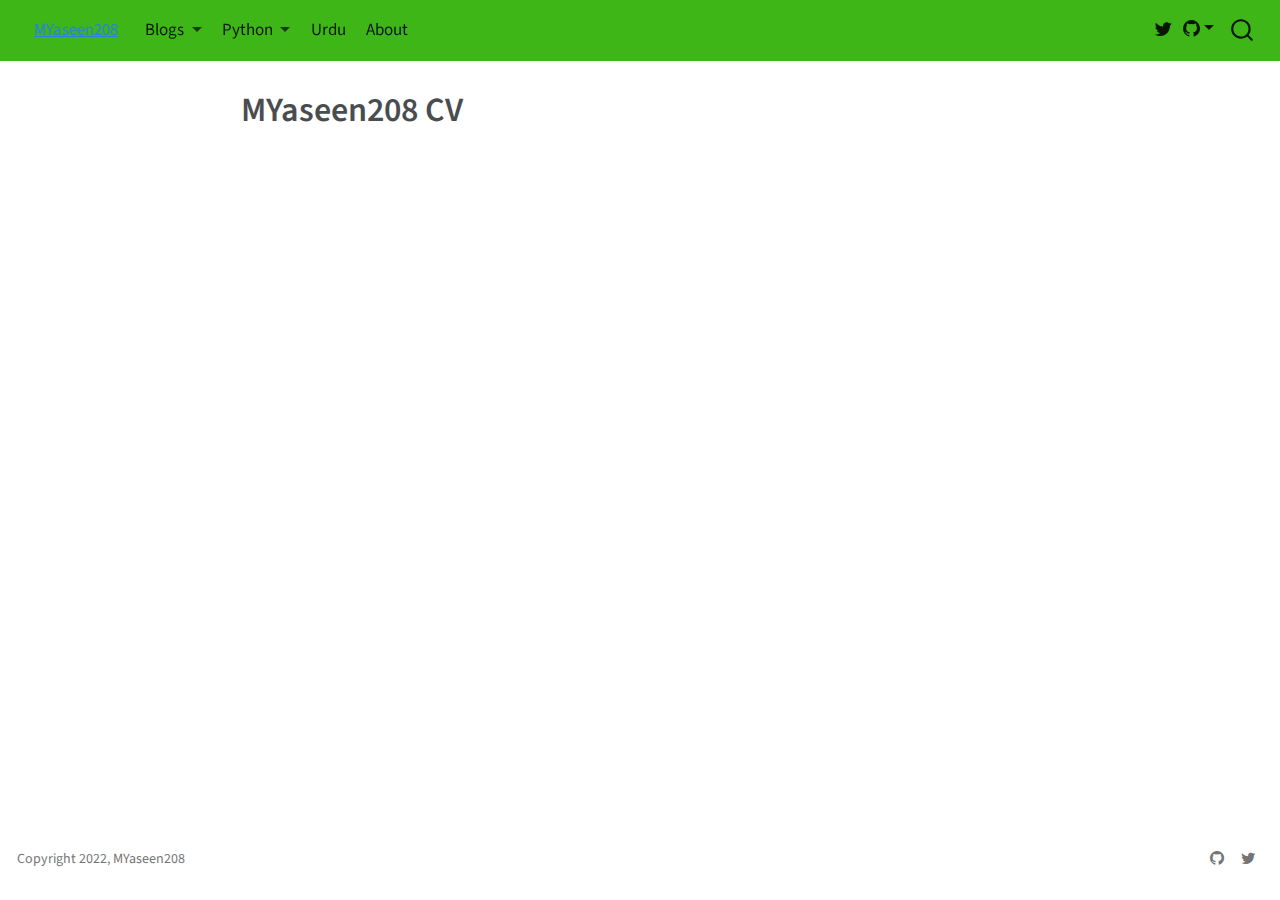
<file: about.html>
<!DOCTYPE html>
<html xmlns="http://www.w3.org/1999/xhtml" lang="en" xml:lang="en"><head>

<meta charset="utf-8">
<meta name="generator" content="quarto-1.3.319">

<meta name="viewport" content="width=device-width, initial-scale=1.0, user-scalable=yes">


<title>MYaseen208 - MYaseen208 CV</title>
<style>
code{white-space: pre-wrap;}
span.smallcaps{font-variant: small-caps;}
div.columns{display: flex; gap: min(4vw, 1.5em);}
div.column{flex: auto; overflow-x: auto;}
div.hanging-indent{margin-left: 1.5em; text-indent: -1.5em;}
ul.task-list{list-style: none;}
ul.task-list li input[type="checkbox"] {
  width: 0.8em;
  margin: 0 0.8em 0.2em -1em; /* quarto-specific, see https://github.com/quarto-dev/quarto-cli/issues/4556 */ 
  vertical-align: middle;
}
</style>


<script src="site_libs/quarto-nav/quarto-nav.js"></script>
<script src="site_libs/quarto-nav/headroom.min.js"></script>
<script src="site_libs/clipboard/clipboard.min.js"></script>
<script src="site_libs/quarto-search/autocomplete.umd.js"></script>
<script src="site_libs/quarto-search/fuse.min.js"></script>
<script src="site_libs/quarto-search/quarto-search.js"></script>
<meta name="quarto:offset" content="./">
<script src="site_libs/quarto-html/quarto.js"></script>
<script src="site_libs/quarto-html/popper.min.js"></script>
<script src="site_libs/quarto-html/tippy.umd.min.js"></script>
<script src="site_libs/quarto-html/anchor.min.js"></script>
<link href="site_libs/quarto-html/tippy.css" rel="stylesheet">
<link href="site_libs/quarto-html/quarto-syntax-highlighting.css" rel="stylesheet" id="quarto-text-highlighting-styles">
<script src="site_libs/bootstrap/bootstrap.min.js"></script>
<link href="site_libs/bootstrap/bootstrap-icons.css" rel="stylesheet">
<link href="site_libs/bootstrap/bootstrap.min.css" rel="stylesheet" id="quarto-bootstrap" data-mode="light">
<script id="quarto-search-options" type="application/json">{
  "location": "navbar",
  "copy-button": false,
  "collapse-after": 3,
  "panel-placement": "end",
  "type": "overlay",
  "limit": 20,
  "language": {
    "search-no-results-text": "No results",
    "search-matching-documents-text": "matching documents",
    "search-copy-link-title": "Copy link to search",
    "search-hide-matches-text": "Hide additional matches",
    "search-more-match-text": "more match in this document",
    "search-more-matches-text": "more matches in this document",
    "search-clear-button-title": "Clear",
    "search-detached-cancel-button-title": "Cancel",
    "search-submit-button-title": "Submit"
  }
}</script>


<link rel="stylesheet" href="styles.css">
</head>

<body class="nav-fixed fullcontent">

<div id="quarto-search-results"></div>
  <header id="quarto-header" class="headroom fixed-top">
    <nav class="navbar navbar-expand-lg navbar-dark ">
      <div class="navbar-container container-fluid">
      <div class="navbar-brand-container">
    <a class="navbar-brand" href="./index.html">
    <span class="navbar-title"><a href="https://myaseen208.com/">MYaseen208</a></span>
    </a>
  </div>
            <div id="quarto-search" class="" title="Search"></div>
          <button class="navbar-toggler" type="button" data-bs-toggle="collapse" data-bs-target="#navbarCollapse" aria-controls="navbarCollapse" aria-expanded="false" aria-label="Toggle navigation" onclick="if (window.quartoToggleHeadroom) { window.quartoToggleHeadroom(); }">
  <span class="navbar-toggler-icon"></span>
</button>
          <div class="collapse navbar-collapse" id="navbarCollapse">
            <ul class="navbar-nav navbar-nav-scroll me-auto">
  <li class="nav-item dropdown ">
    <a class="nav-link dropdown-toggle" href="#" id="nav-menu-blogs" role="button" data-bs-toggle="dropdown" aria-expanded="false" rel="" target="">
 <span class="menu-text">Blogs</span>
    </a>
    <ul class="dropdown-menu" aria-labelledby="nav-menu-blogs">    
        <li>
    <a class="dropdown-item" href="./blogs.html" rel="" target="">
 <span class="dropdown-text">Blogs</span></a>
  </li>  
        <li>
    <a class="dropdown-item" href="./Shinylive.html" rel="" target="">
 <span class="dropdown-text">Shinylive in Quarto</span></a>
  </li>  
        <li>
    <a class="dropdown-item" href="./PakPC2017.html" rel="" target="">
 <span class="dropdown-text">Pakistan Population Census 2017</span></a>
  </li>  
    </ul>
  </li>
  <li class="nav-item dropdown ">
    <a class="nav-link dropdown-toggle" href="#" id="nav-menu-python" role="button" data-bs-toggle="dropdown" aria-expanded="false" rel="" target="">
 <span class="menu-text">Python</span>
    </a>
    <ul class="dropdown-menu" aria-labelledby="nav-menu-python">    
        <li>
    <a class="dropdown-item" href="./PythonLM.html" rel="" target="">
 <span class="dropdown-text">LM using Python</span></a>
  </li>  
    </ul>
  </li>
  <li class="nav-item">
    <a class="nav-link" href="https://myaseen208.com/urdu/" rel="" target="">
 <span class="menu-text">Urdu</span></a>
  </li>  
  <li class="nav-item">
    <a class="nav-link active" href="./about.html" rel="" target="" aria-current="page">
 <span class="menu-text">About</span></a>
  </li>  
</ul>
            <div class="quarto-navbar-tools ms-auto">
    <a href="https://twitter.com" title="" class="quarto-navigation-tool px-1" aria-label=""><i class="bi bi-twitter"></i></a>
    <div class="dropdown">
      <a href="" title="" id="quarto-navigation-tool-dropdown-0" class="quarto-navigation-tool dropdown-toggle px-1" data-bs-toggle="dropdown" aria-expanded="false" aria-label=""><i class="bi bi-github"></i></a>
      <ul class="dropdown-menu dropdown-menu-end" aria-labelledby="quarto-navigation-tool-dropdown-0">
          <li>
            <a class="dropdown-item quarto-navbar-tools ms-auto-item" href="https://code.com">
            Source Code
            </a>
          </li>
          <li>
            <a class="dropdown-item quarto-navbar-tools ms-auto-item" href="https://bugs.com">
            Report a Bug
            </a>
          </li>
      </ul>
    </div>
</div>
          </div> <!-- /navcollapse -->
      </div> <!-- /container-fluid -->
    </nav>
</header>
<!-- content -->
<div id="quarto-content" class="quarto-container page-columns page-rows-contents page-layout-article page-navbar">
<!-- sidebar -->
<!-- margin-sidebar -->
    
<!-- main -->
<main class="content" id="quarto-document-content">

<header id="title-block-header" class="quarto-title-block default">
<div class="quarto-title">
<h1 class="title">MYaseen208 CV</h1>
</div>



<div class="quarto-title-meta">

    
  
    
  </div>
  

</header>

<iframe width="780" height="500" src="./docs/MYaseen208CV.pdf" title="MYaseen208 CV"></iframe>



</main> <!-- /main -->
<script id="quarto-html-after-body" type="application/javascript">
window.document.addEventListener("DOMContentLoaded", function (event) {
  const toggleBodyColorMode = (bsSheetEl) => {
    const mode = bsSheetEl.getAttribute("data-mode");
    const bodyEl = window.document.querySelector("body");
    if (mode === "dark") {
      bodyEl.classList.add("quarto-dark");
      bodyEl.classList.remove("quarto-light");
    } else {
      bodyEl.classList.add("quarto-light");
      bodyEl.classList.remove("quarto-dark");
    }
  }
  const toggleBodyColorPrimary = () => {
    const bsSheetEl = window.document.querySelector("link#quarto-bootstrap");
    if (bsSheetEl) {
      toggleBodyColorMode(bsSheetEl);
    }
  }
  toggleBodyColorPrimary();  
  const icon = "";
  const anchorJS = new window.AnchorJS();
  anchorJS.options = {
    placement: 'right',
    icon: icon
  };
  anchorJS.add('.anchored');
  const isCodeAnnotation = (el) => {
    for (const clz of el.classList) {
      if (clz.startsWith('code-annotation-')) {                     
        return true;
      }
    }
    return false;
  }
  const clipboard = new window.ClipboardJS('.code-copy-button', {
    text: function(trigger) {
      const codeEl = trigger.previousElementSibling.cloneNode(true);
      for (const childEl of codeEl.children) {
        if (isCodeAnnotation(childEl)) {
          childEl.remove();
        }
      }
      return codeEl.innerText;
    }
  });
  clipboard.on('success', function(e) {
    // button target
    const button = e.trigger;
    // don't keep focus
    button.blur();
    // flash "checked"
    button.classList.add('code-copy-button-checked');
    var currentTitle = button.getAttribute("title");
    button.setAttribute("title", "Copied!");
    let tooltip;
    if (window.bootstrap) {
      button.setAttribute("data-bs-toggle", "tooltip");
      button.setAttribute("data-bs-placement", "left");
      button.setAttribute("data-bs-title", "Copied!");
      tooltip = new bootstrap.Tooltip(button, 
        { trigger: "manual", 
          customClass: "code-copy-button-tooltip",
          offset: [0, -8]});
      tooltip.show();    
    }
    setTimeout(function() {
      if (tooltip) {
        tooltip.hide();
        button.removeAttribute("data-bs-title");
        button.removeAttribute("data-bs-toggle");
        button.removeAttribute("data-bs-placement");
      }
      button.setAttribute("title", currentTitle);
      button.classList.remove('code-copy-button-checked');
    }, 1000);
    // clear code selection
    e.clearSelection();
  });
  function tippyHover(el, contentFn) {
    const config = {
      allowHTML: true,
      content: contentFn,
      maxWidth: 500,
      delay: 100,
      arrow: false,
      appendTo: function(el) {
          return el.parentElement;
      },
      interactive: true,
      interactiveBorder: 10,
      theme: 'quarto',
      placement: 'bottom-start'
    };
    window.tippy(el, config); 
  }
  const noterefs = window.document.querySelectorAll('a[role="doc-noteref"]');
  for (var i=0; i<noterefs.length; i++) {
    const ref = noterefs[i];
    tippyHover(ref, function() {
      // use id or data attribute instead here
      let href = ref.getAttribute('data-footnote-href') || ref.getAttribute('href');
      try { href = new URL(href).hash; } catch {}
      const id = href.replace(/^#\/?/, "");
      const note = window.document.getElementById(id);
      return note.innerHTML;
    });
  }
      let selectedAnnoteEl;
      const selectorForAnnotation = ( cell, annotation) => {
        let cellAttr = 'data-code-cell="' + cell + '"';
        let lineAttr = 'data-code-annotation="' +  annotation + '"';
        const selector = 'span[' + cellAttr + '][' + lineAttr + ']';
        return selector;
      }
      const selectCodeLines = (annoteEl) => {
        const doc = window.document;
        const targetCell = annoteEl.getAttribute("data-target-cell");
        const targetAnnotation = annoteEl.getAttribute("data-target-annotation");
        const annoteSpan = window.document.querySelector(selectorForAnnotation(targetCell, targetAnnotation));
        const lines = annoteSpan.getAttribute("data-code-lines").split(",");
        const lineIds = lines.map((line) => {
          return targetCell + "-" + line;
        })
        let top = null;
        let height = null;
        let parent = null;
        if (lineIds.length > 0) {
            //compute the position of the single el (top and bottom and make a div)
            const el = window.document.getElementById(lineIds[0]);
            top = el.offsetTop;
            height = el.offsetHeight;
            parent = el.parentElement.parentElement;
          if (lineIds.length > 1) {
            const lastEl = window.document.getElementById(lineIds[lineIds.length - 1]);
            const bottom = lastEl.offsetTop + lastEl.offsetHeight;
            height = bottom - top;
          }
          if (top !== null && height !== null && parent !== null) {
            // cook up a div (if necessary) and position it 
            let div = window.document.getElementById("code-annotation-line-highlight");
            if (div === null) {
              div = window.document.createElement("div");
              div.setAttribute("id", "code-annotation-line-highlight");
              div.style.position = 'absolute';
              parent.appendChild(div);
            }
            div.style.top = top - 2 + "px";
            div.style.height = height + 4 + "px";
            let gutterDiv = window.document.getElementById("code-annotation-line-highlight-gutter");
            if (gutterDiv === null) {
              gutterDiv = window.document.createElement("div");
              gutterDiv.setAttribute("id", "code-annotation-line-highlight-gutter");
              gutterDiv.style.position = 'absolute';
              const codeCell = window.document.getElementById(targetCell);
              const gutter = codeCell.querySelector('.code-annotation-gutter');
              gutter.appendChild(gutterDiv);
            }
            gutterDiv.style.top = top - 2 + "px";
            gutterDiv.style.height = height + 4 + "px";
          }
          selectedAnnoteEl = annoteEl;
        }
      };
      const unselectCodeLines = () => {
        const elementsIds = ["code-annotation-line-highlight", "code-annotation-line-highlight-gutter"];
        elementsIds.forEach((elId) => {
          const div = window.document.getElementById(elId);
          if (div) {
            div.remove();
          }
        });
        selectedAnnoteEl = undefined;
      };
      // Attach click handler to the DT
      const annoteDls = window.document.querySelectorAll('dt[data-target-cell]');
      for (const annoteDlNode of annoteDls) {
        annoteDlNode.addEventListener('click', (event) => {
          const clickedEl = event.target;
          if (clickedEl !== selectedAnnoteEl) {
            unselectCodeLines();
            const activeEl = window.document.querySelector('dt[data-target-cell].code-annotation-active');
            if (activeEl) {
              activeEl.classList.remove('code-annotation-active');
            }
            selectCodeLines(clickedEl);
            clickedEl.classList.add('code-annotation-active');
          } else {
            // Unselect the line
            unselectCodeLines();
            clickedEl.classList.remove('code-annotation-active');
          }
        });
      }
  const findCites = (el) => {
    const parentEl = el.parentElement;
    if (parentEl) {
      const cites = parentEl.dataset.cites;
      if (cites) {
        return {
          el,
          cites: cites.split(' ')
        };
      } else {
        return findCites(el.parentElement)
      }
    } else {
      return undefined;
    }
  };
  var bibliorefs = window.document.querySelectorAll('a[role="doc-biblioref"]');
  for (var i=0; i<bibliorefs.length; i++) {
    const ref = bibliorefs[i];
    const citeInfo = findCites(ref);
    if (citeInfo) {
      tippyHover(citeInfo.el, function() {
        var popup = window.document.createElement('div');
        citeInfo.cites.forEach(function(cite) {
          var citeDiv = window.document.createElement('div');
          citeDiv.classList.add('hanging-indent');
          citeDiv.classList.add('csl-entry');
          var biblioDiv = window.document.getElementById('ref-' + cite);
          if (biblioDiv) {
            citeDiv.innerHTML = biblioDiv.innerHTML;
          }
          popup.appendChild(citeDiv);
        });
        return popup.innerHTML;
      });
    }
  }
});
</script>
</div> <!-- /content -->
<footer class="footer">
  <div class="nav-footer">
    <div class="nav-footer-left">Copyright 2022, MYaseen208</div>   
    <div class="nav-footer-center">
      &nbsp;
    </div>
    <div class="nav-footer-right">
      <ul class="footer-items list-unstyled">
    <li class="nav-item compact">
    <a class="nav-link" href="https://github.com/MYaseen208">
      <i class="bi bi-github" role="img">
</i> 
    </a>
  </li>  
    <li class="nav-item compact">
    <a class="nav-link" href="https://twitter.com/MYaseen208">
      <i class="bi bi-twitter" role="img">
</i> 
    </a>
  </li>  
</ul>
    </div>
  </div>
</footer>



</body></html>
</file>
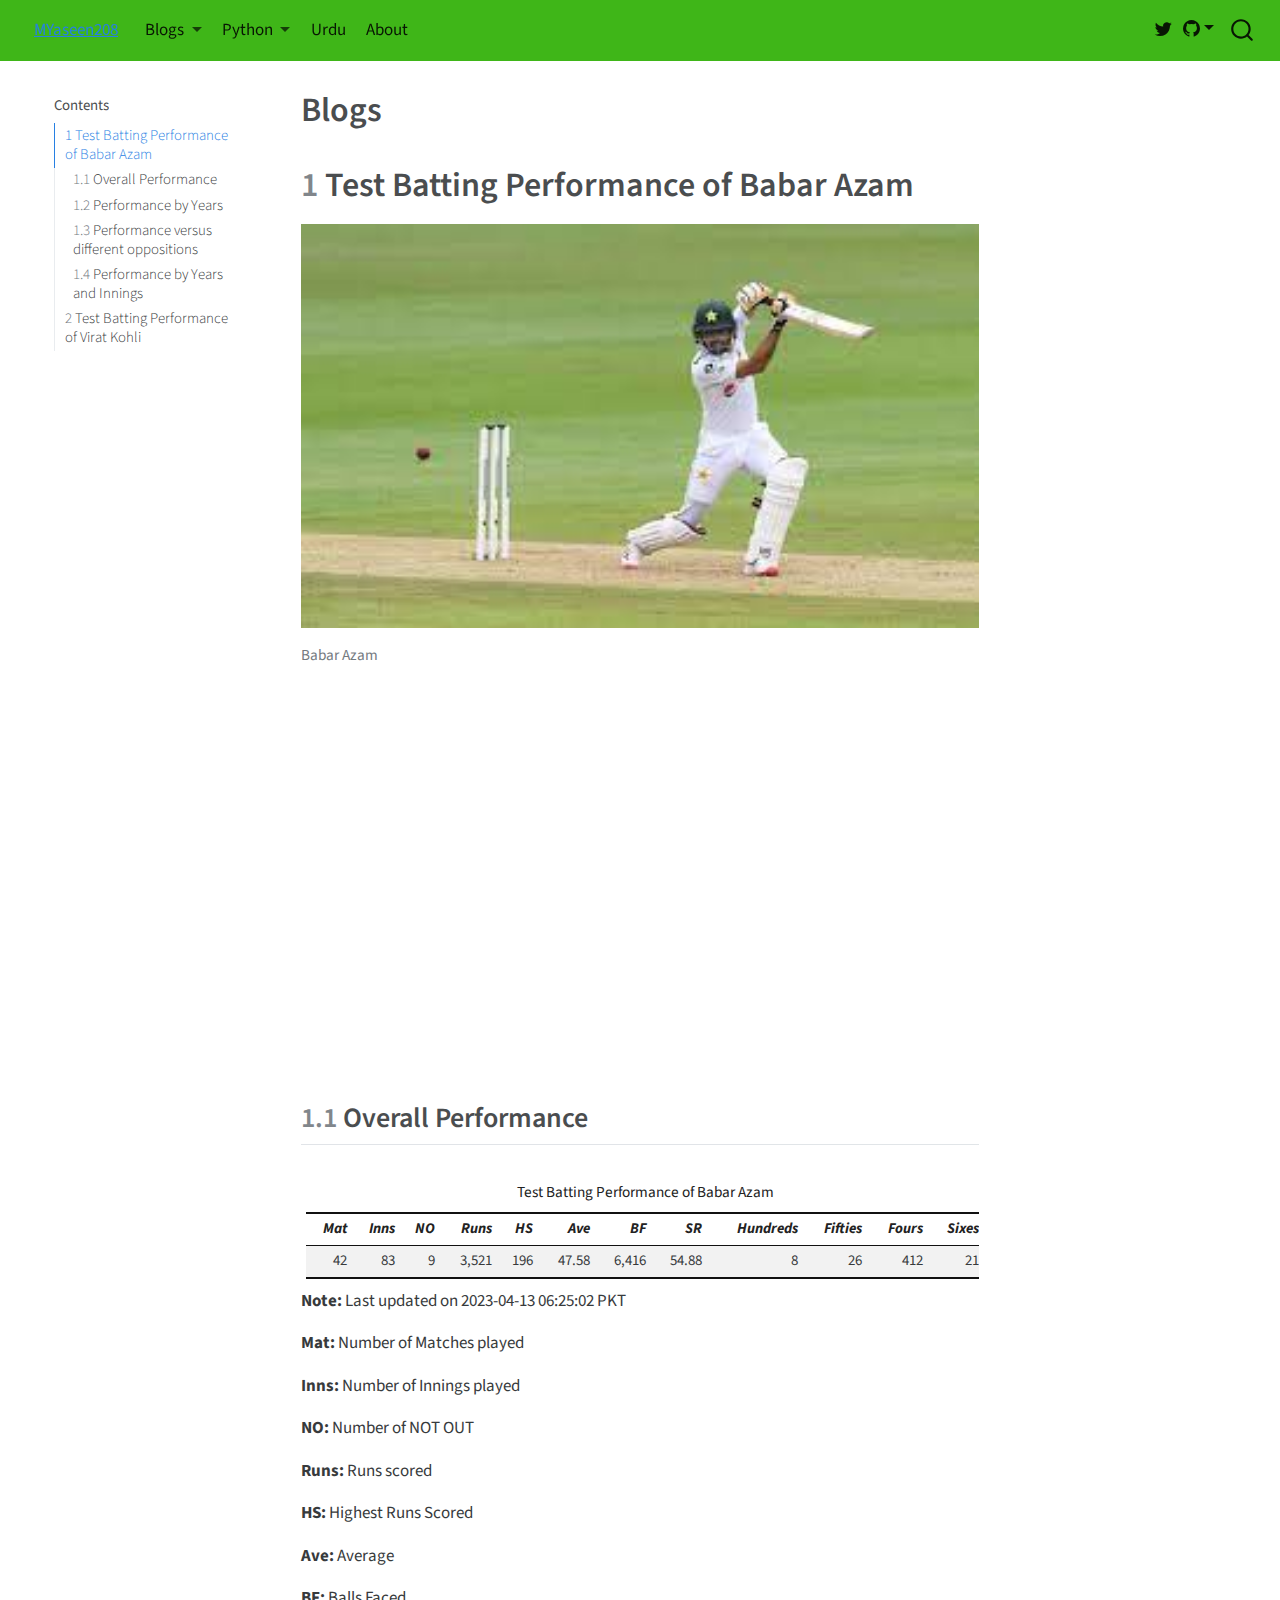
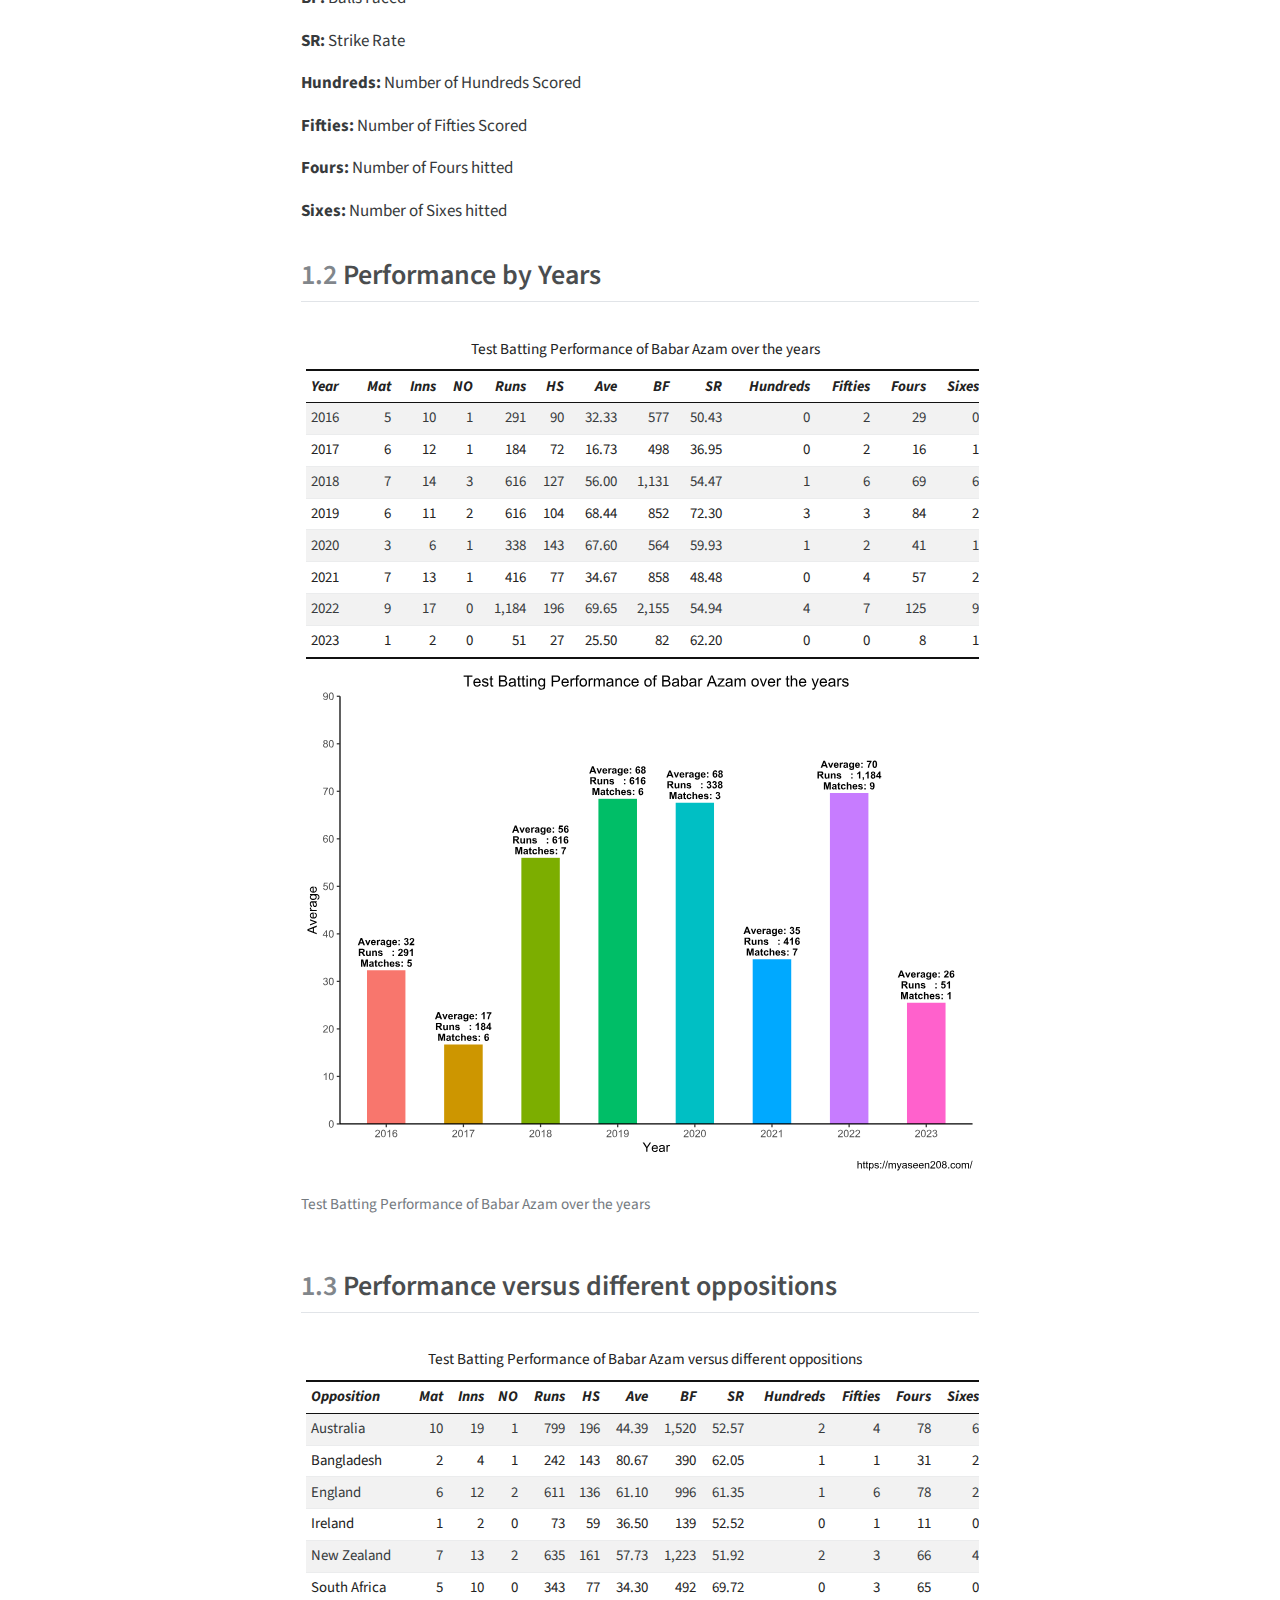
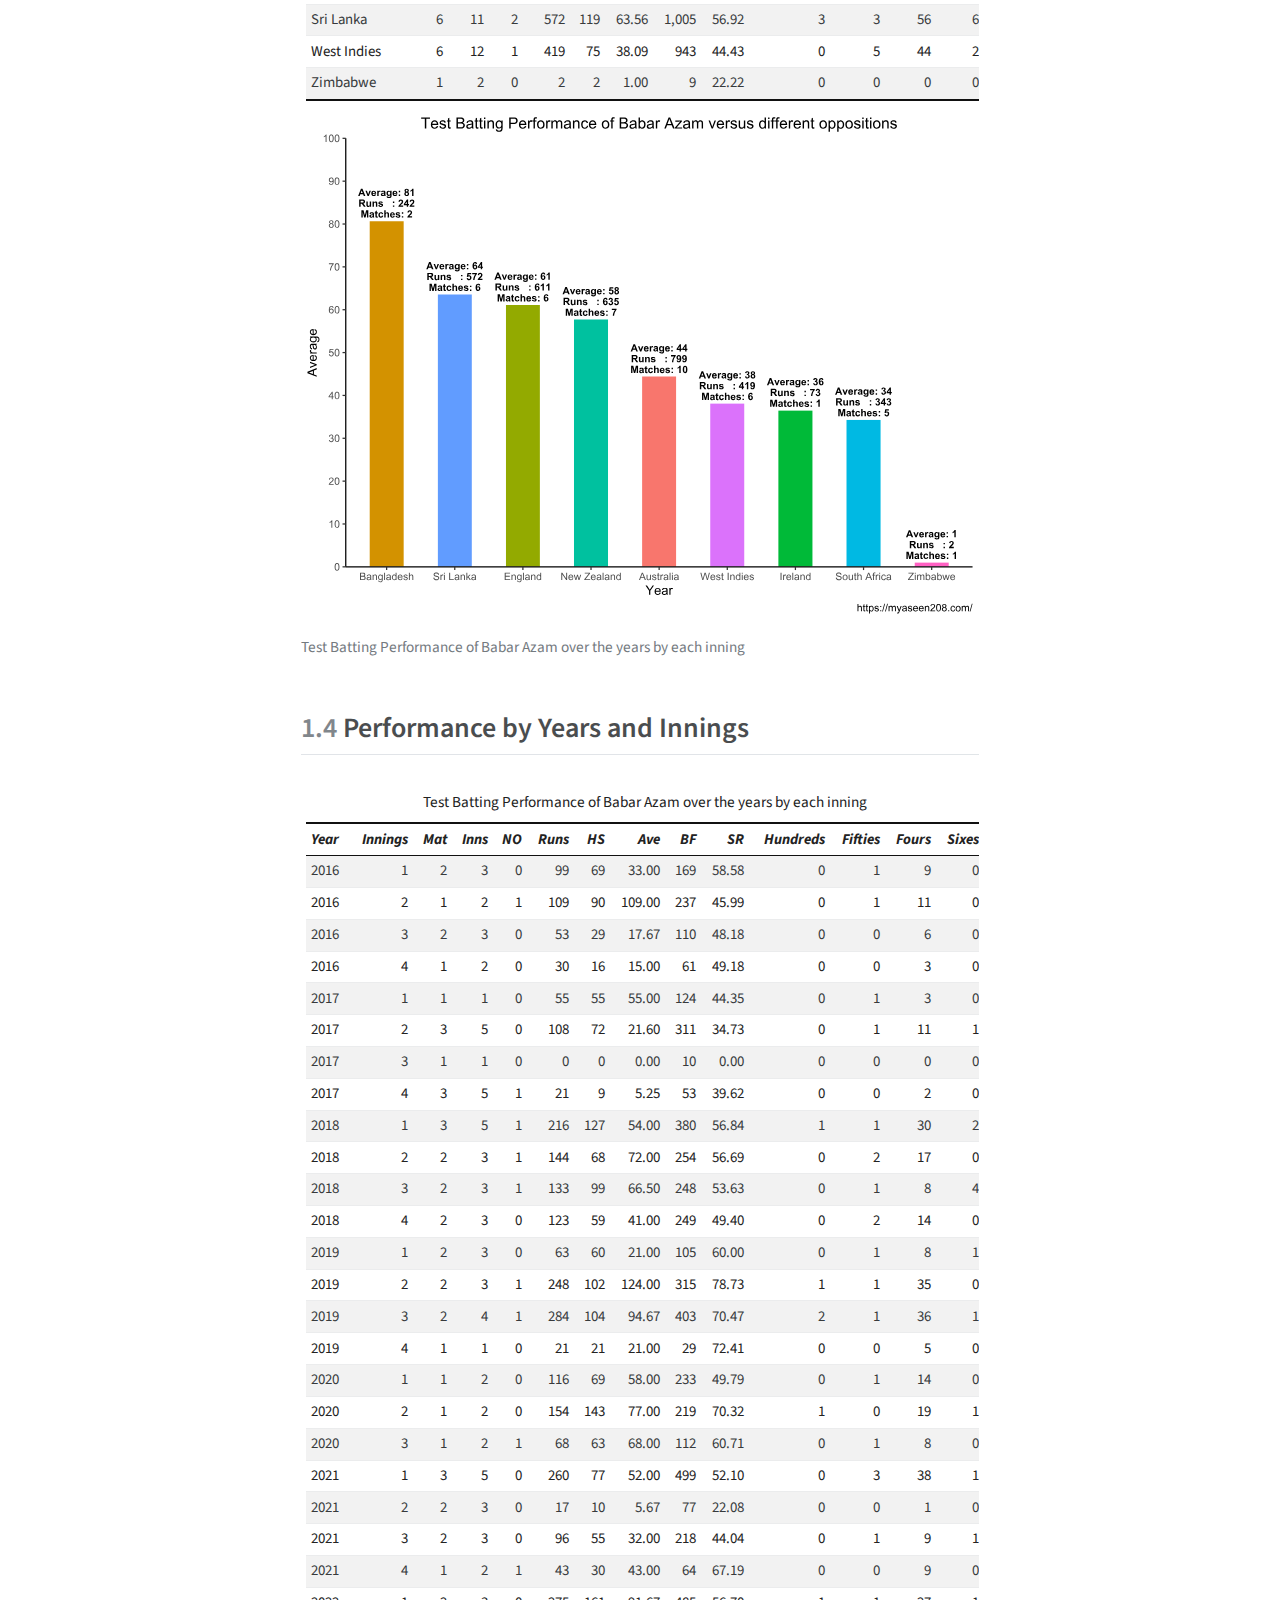
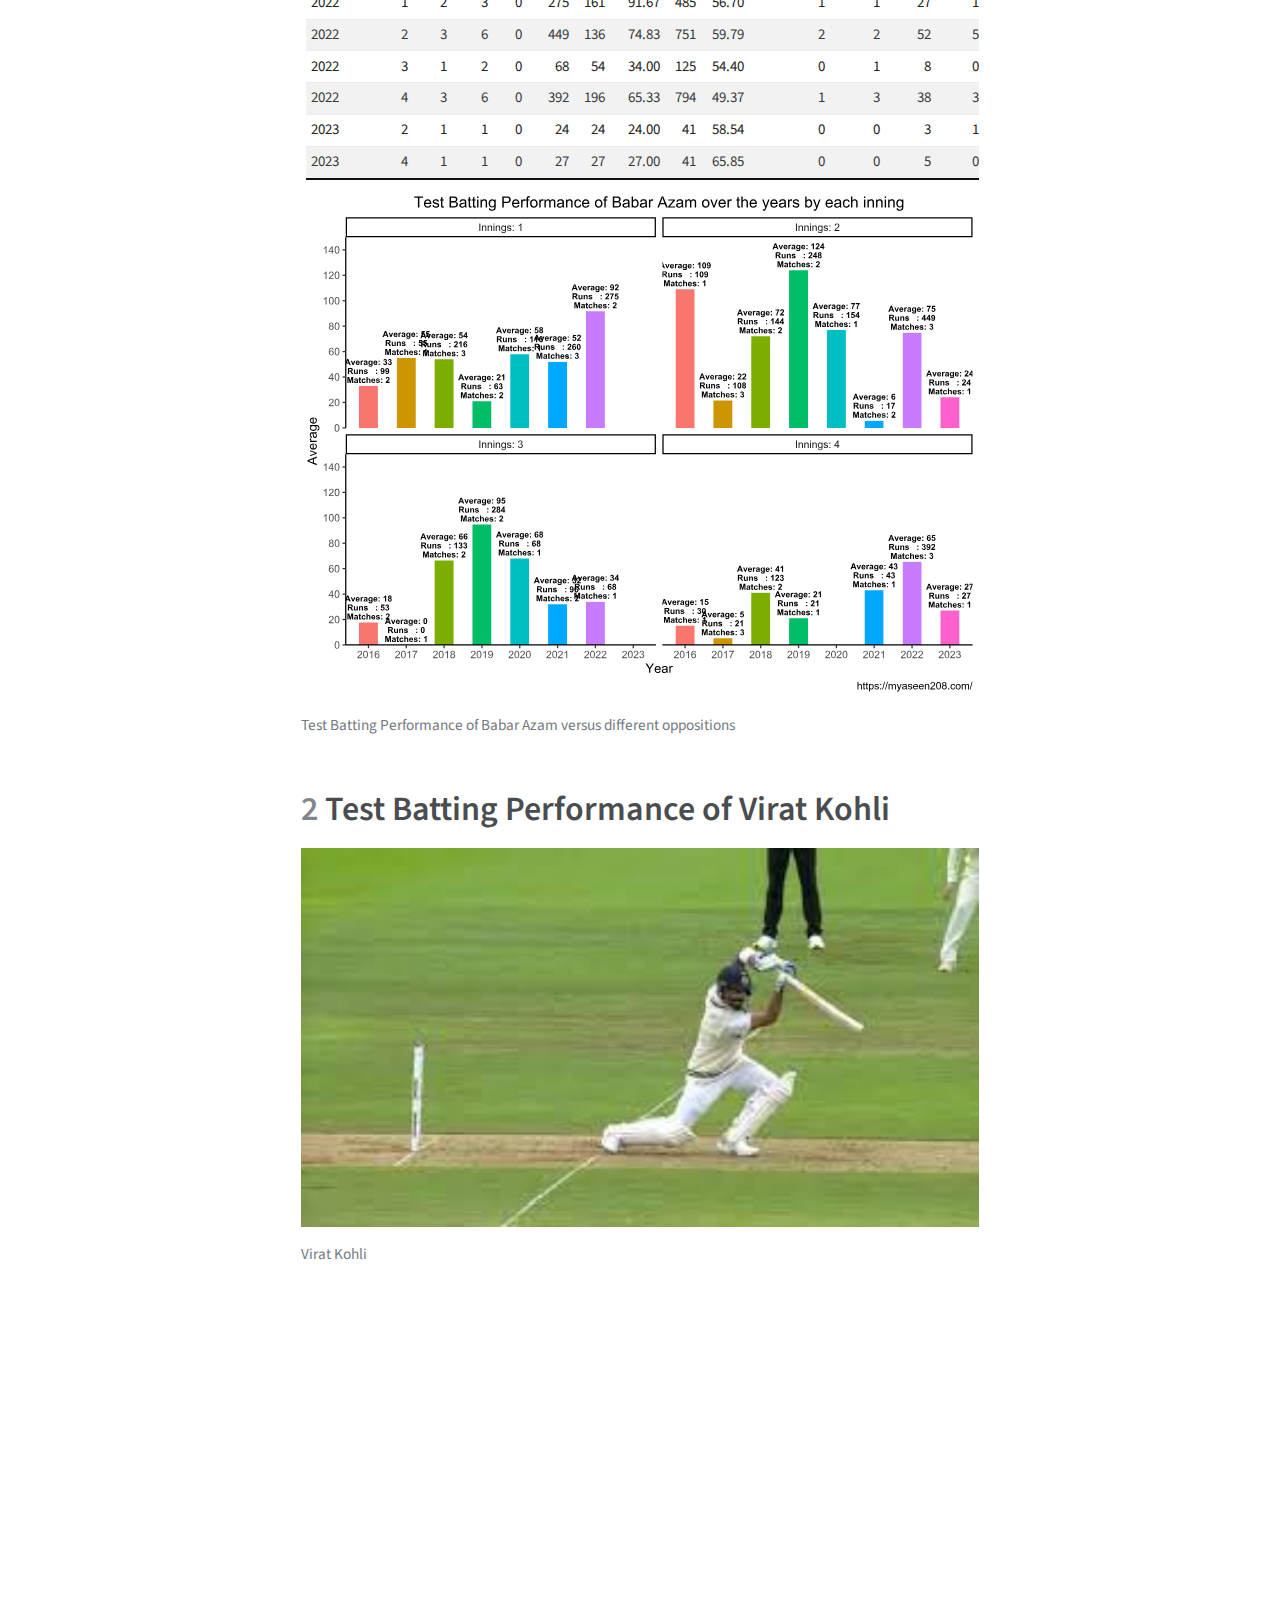
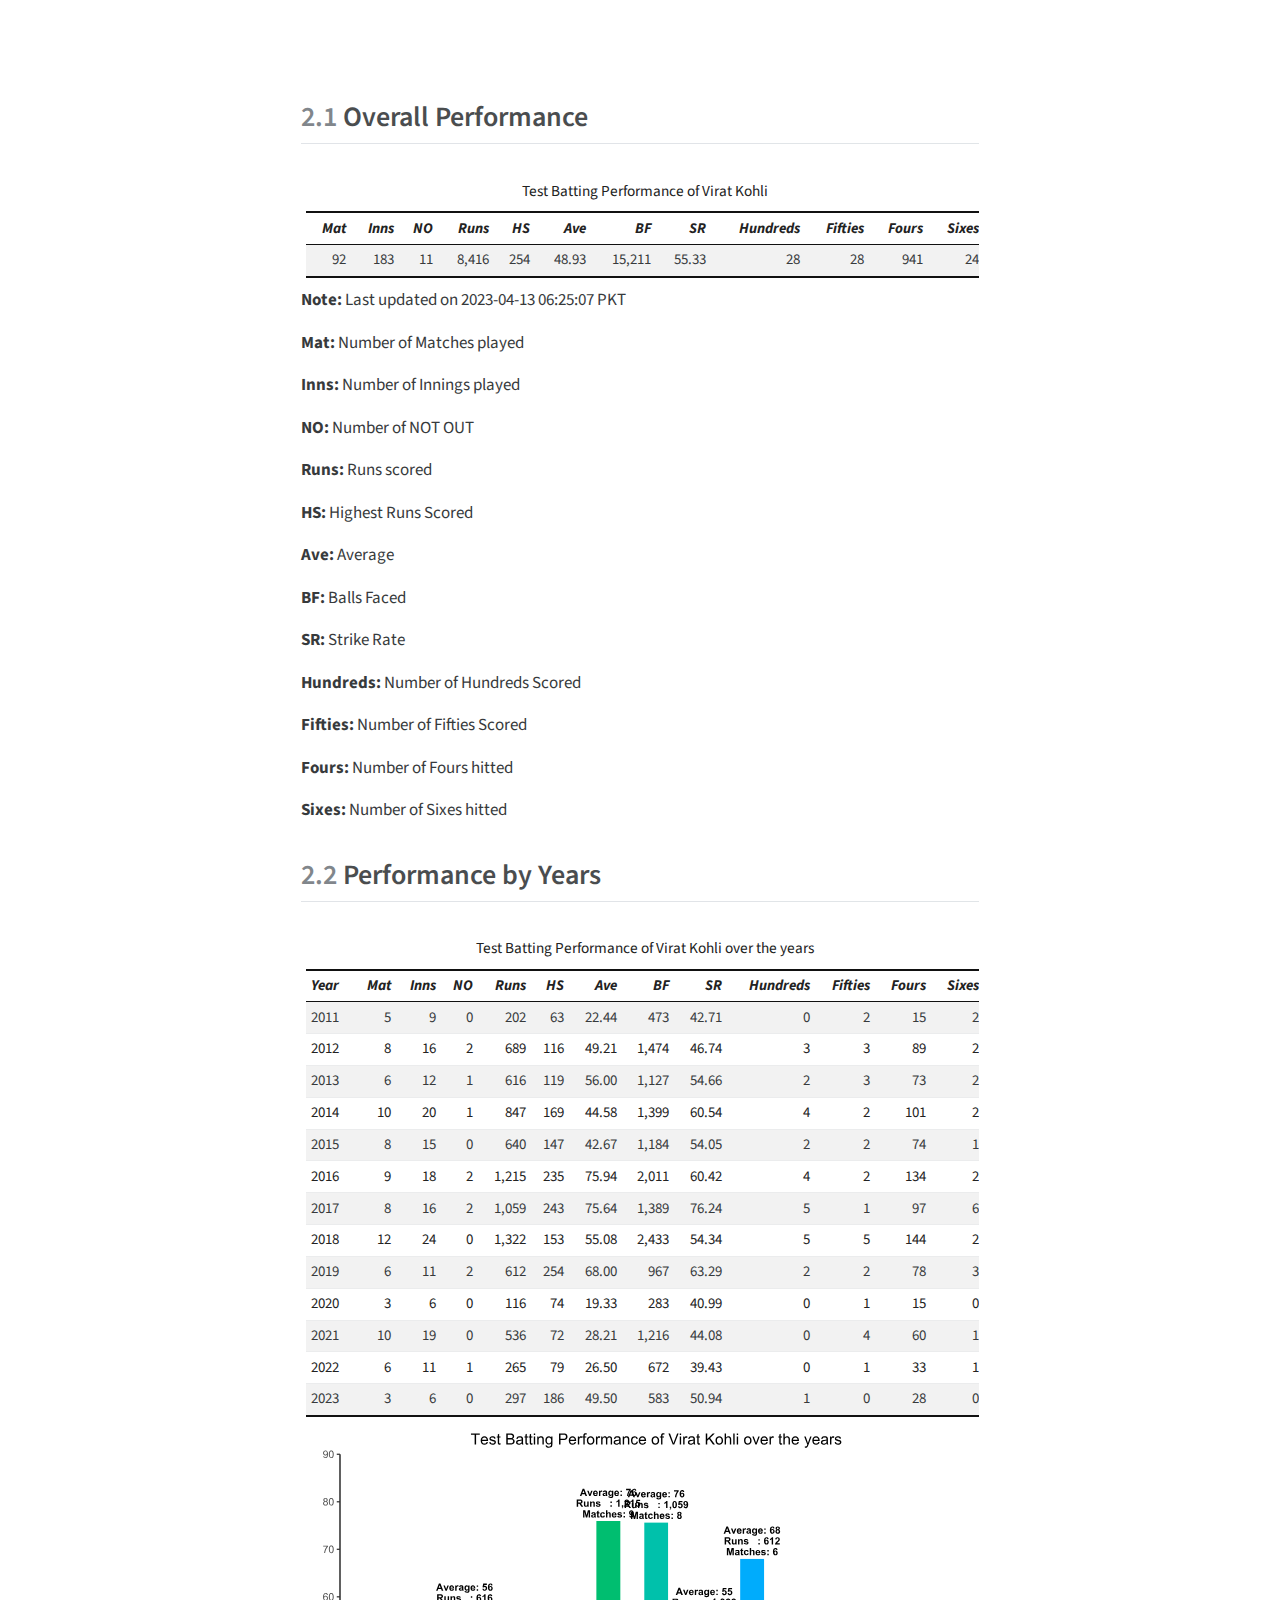
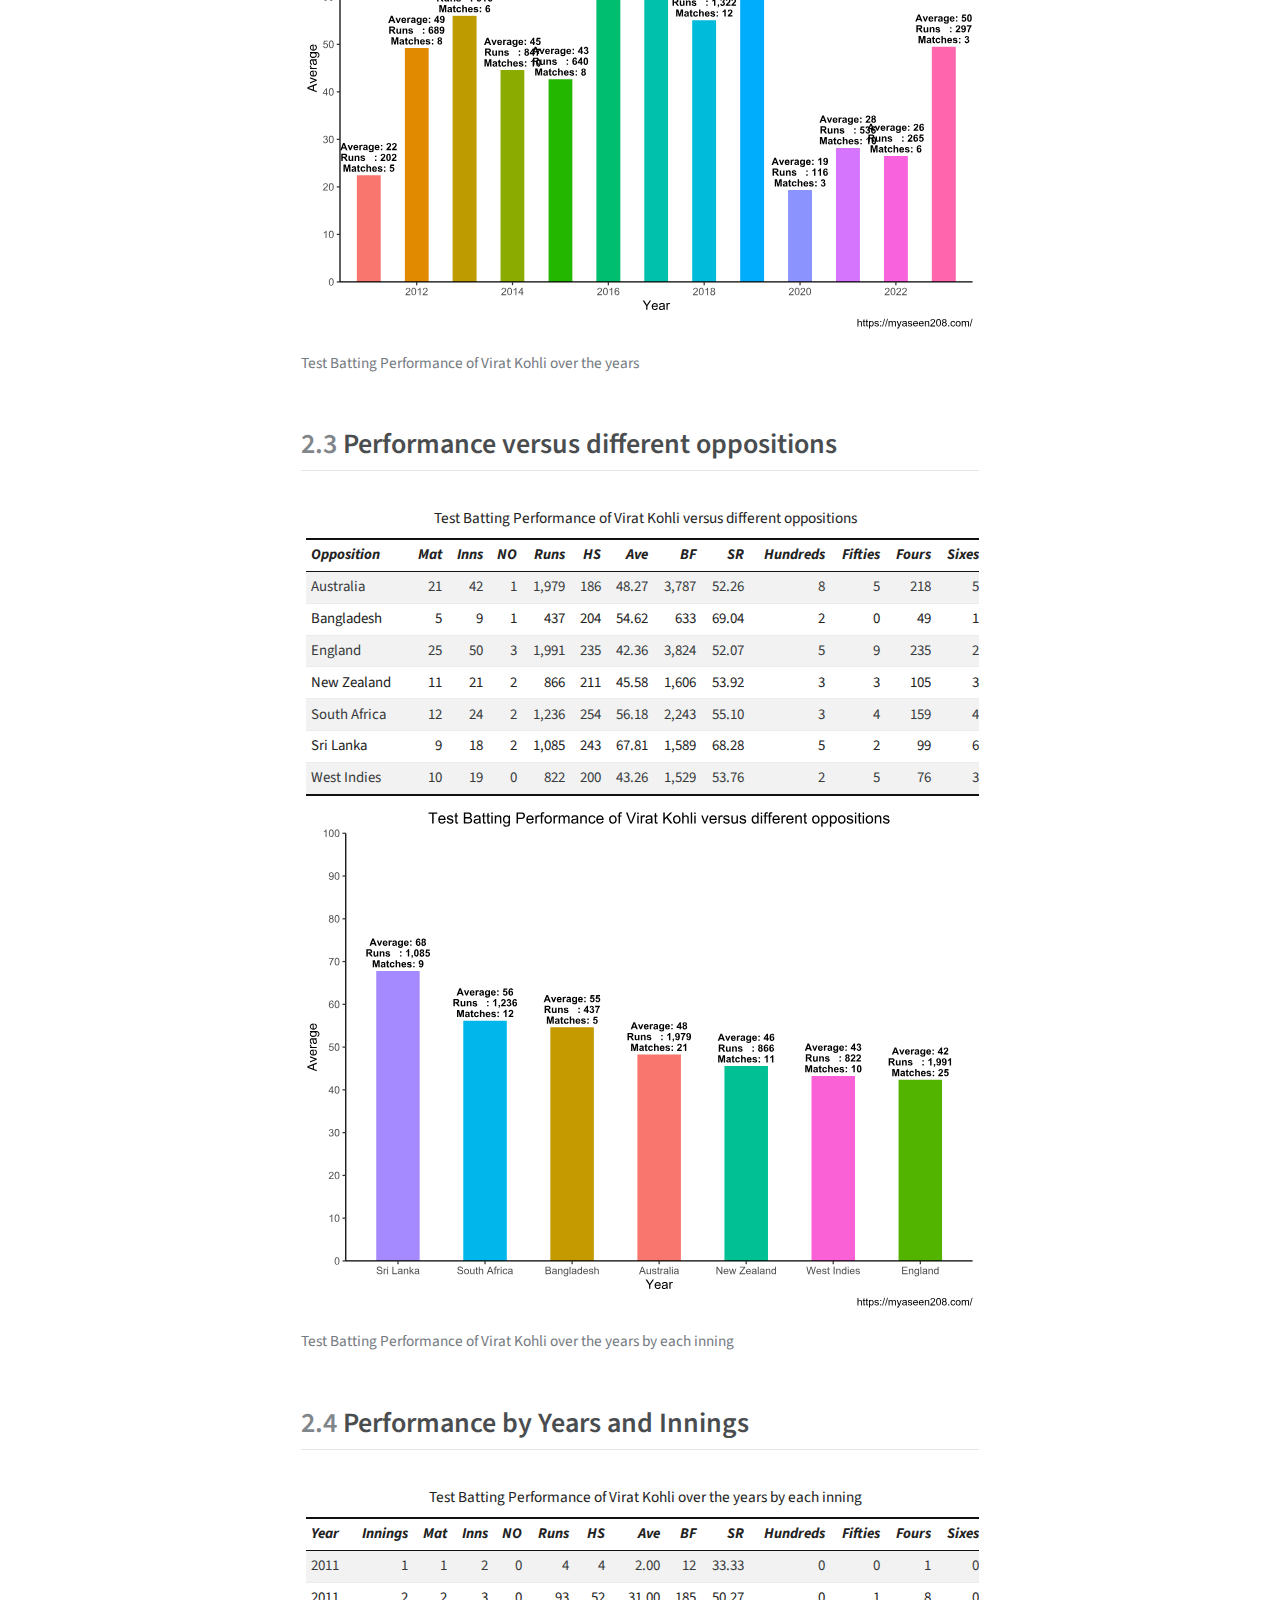
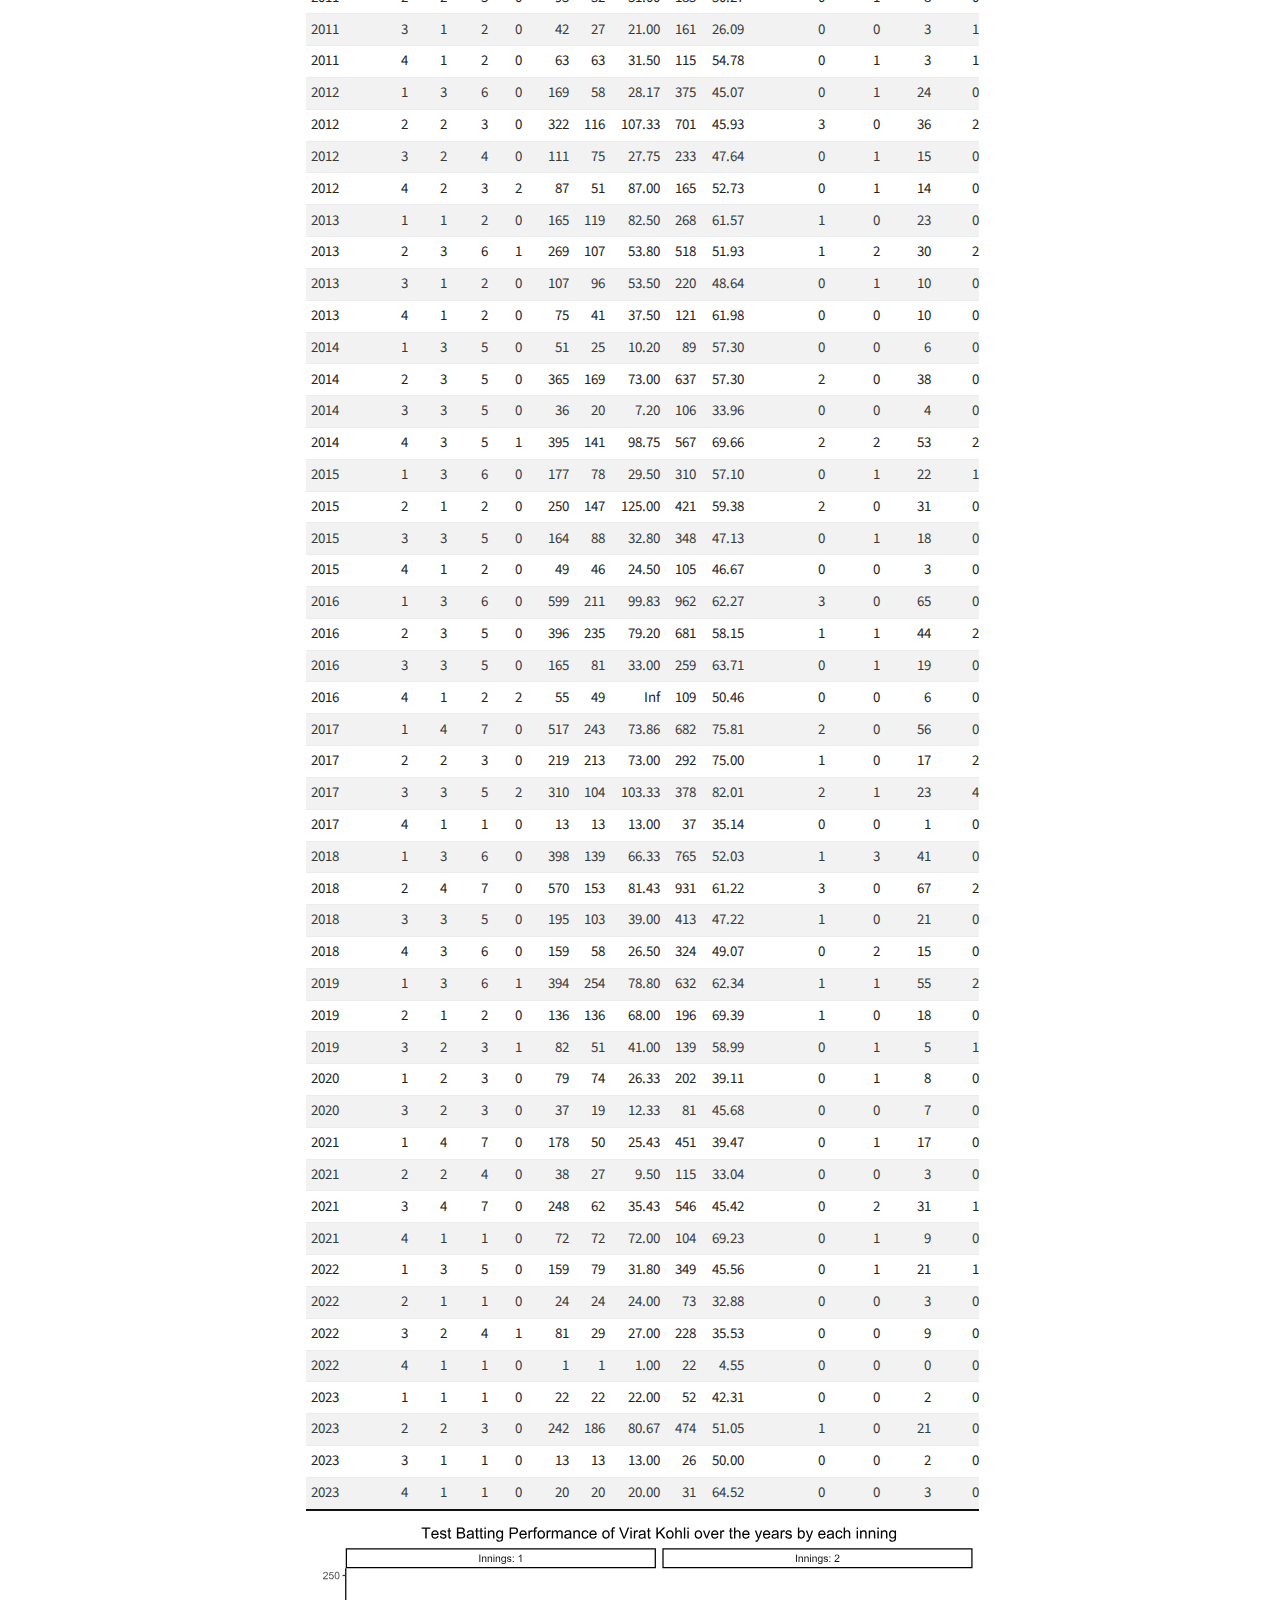
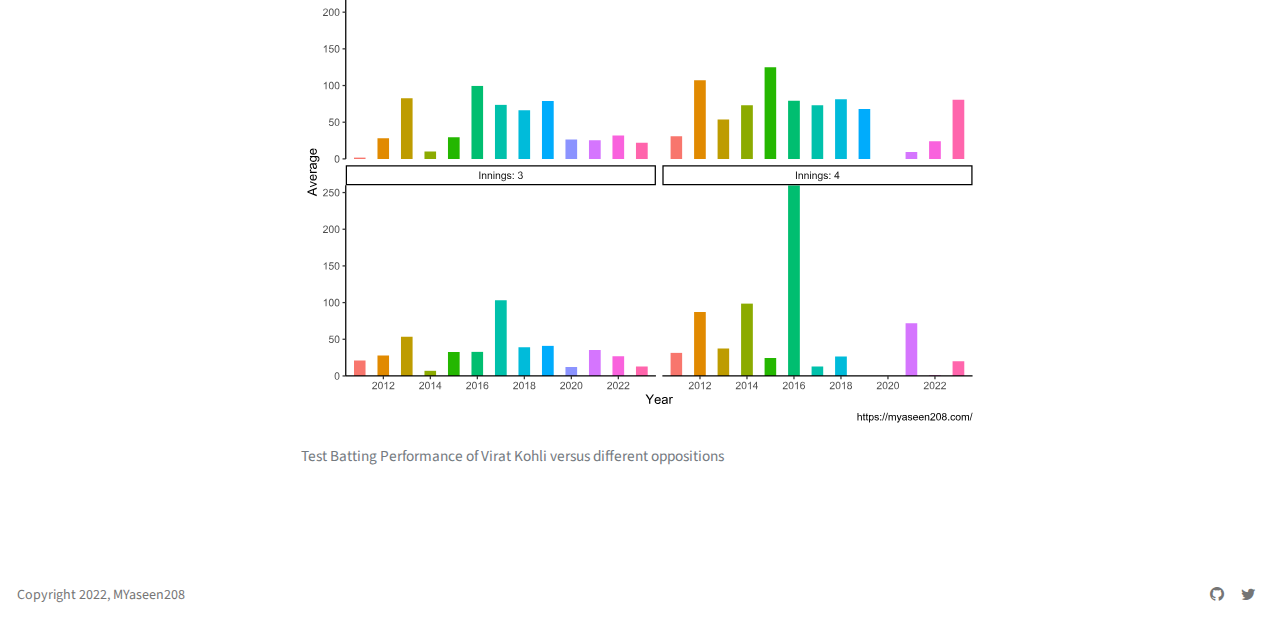
<file: blogs.html>
<!DOCTYPE html>
<html xmlns="http://www.w3.org/1999/xhtml" lang="en" xml:lang="en"><head>

<meta charset="utf-8">
<meta name="generator" content="quarto-1.3.319">

<meta name="viewport" content="width=device-width, initial-scale=1.0, user-scalable=yes">


<title>MYaseen208 - Blogs</title>
<style>
code{white-space: pre-wrap;}
span.smallcaps{font-variant: small-caps;}
div.columns{display: flex; gap: min(4vw, 1.5em);}
div.column{flex: auto; overflow-x: auto;}
div.hanging-indent{margin-left: 1.5em; text-indent: -1.5em;}
ul.task-list{list-style: none;}
ul.task-list li input[type="checkbox"] {
  width: 0.8em;
  margin: 0 0.8em 0.2em -1em; /* quarto-specific, see https://github.com/quarto-dev/quarto-cli/issues/4556 */ 
  vertical-align: middle;
}
</style>


<script src="site_libs/quarto-nav/quarto-nav.js"></script>
<script src="site_libs/quarto-nav/headroom.min.js"></script>
<script src="site_libs/clipboard/clipboard.min.js"></script>
<script src="site_libs/quarto-search/autocomplete.umd.js"></script>
<script src="site_libs/quarto-search/fuse.min.js"></script>
<script src="site_libs/quarto-search/quarto-search.js"></script>
<meta name="quarto:offset" content="./">
<script src="site_libs/quarto-html/quarto.js"></script>
<script src="site_libs/quarto-html/popper.min.js"></script>
<script src="site_libs/quarto-html/tippy.umd.min.js"></script>
<script src="site_libs/quarto-html/anchor.min.js"></script>
<link href="site_libs/quarto-html/tippy.css" rel="stylesheet">
<link href="site_libs/quarto-html/quarto-syntax-highlighting.css" rel="stylesheet" id="quarto-text-highlighting-styles">
<script src="site_libs/bootstrap/bootstrap.min.js"></script>
<link href="site_libs/bootstrap/bootstrap-icons.css" rel="stylesheet">
<link href="site_libs/bootstrap/bootstrap.min.css" rel="stylesheet" id="quarto-bootstrap" data-mode="light">
<script id="quarto-search-options" type="application/json">{
  "location": "navbar",
  "copy-button": false,
  "collapse-after": 3,
  "panel-placement": "end",
  "type": "overlay",
  "limit": 20,
  "language": {
    "search-no-results-text": "No results",
    "search-matching-documents-text": "matching documents",
    "search-copy-link-title": "Copy link to search",
    "search-hide-matches-text": "Hide additional matches",
    "search-more-match-text": "more match in this document",
    "search-more-matches-text": "more matches in this document",
    "search-clear-button-title": "Clear",
    "search-detached-cancel-button-title": "Cancel",
    "search-submit-button-title": "Submit"
  }
}</script>
<style>html{ scroll-behavior: smooth; }</style>

<script src="site_libs/kePrint-0.0.1/kePrint.js"></script>
<link href="site_libs/lightable-0.0.1/lightable.css" rel="stylesheet">


<link rel="stylesheet" href="styles.css">
</head>

<body class="floating nav-fixed">

<div id="quarto-search-results"></div>
  <header id="quarto-header" class="headroom fixed-top">
    <nav class="navbar navbar-expand-lg navbar-dark ">
      <div class="navbar-container container-fluid">
      <div class="navbar-brand-container">
    <a class="navbar-brand" href="./index.html">
    <span class="navbar-title"><a href="https://myaseen208.com/">MYaseen208</a></span>
    </a>
  </div>
            <div id="quarto-search" class="" title="Search"></div>
          <button class="navbar-toggler" type="button" data-bs-toggle="collapse" data-bs-target="#navbarCollapse" aria-controls="navbarCollapse" aria-expanded="false" aria-label="Toggle navigation" onclick="if (window.quartoToggleHeadroom) { window.quartoToggleHeadroom(); }">
  <span class="navbar-toggler-icon"></span>
</button>
          <div class="collapse navbar-collapse" id="navbarCollapse">
            <ul class="navbar-nav navbar-nav-scroll me-auto">
  <li class="nav-item dropdown ">
    <a class="nav-link dropdown-toggle" href="#" id="nav-menu-blogs" role="button" data-bs-toggle="dropdown" aria-expanded="false" rel="" target="">
 <span class="menu-text">Blogs</span>
    </a>
    <ul class="dropdown-menu" aria-labelledby="nav-menu-blogs">    
        <li>
    <a class="dropdown-item" href="./blogs.html" rel="" target="">
 <span class="dropdown-text">Blogs</span></a>
  </li>  
        <li>
    <a class="dropdown-item" href="./Shinylive.html" rel="" target="">
 <span class="dropdown-text">Shinylive in Quarto</span></a>
  </li>  
        <li>
    <a class="dropdown-item" href="./PakPC2017.html" rel="" target="">
 <span class="dropdown-text">Pakistan Population Census 2017</span></a>
  </li>  
    </ul>
  </li>
  <li class="nav-item dropdown ">
    <a class="nav-link dropdown-toggle" href="#" id="nav-menu-python" role="button" data-bs-toggle="dropdown" aria-expanded="false" rel="" target="">
 <span class="menu-text">Python</span>
    </a>
    <ul class="dropdown-menu" aria-labelledby="nav-menu-python">    
        <li>
    <a class="dropdown-item" href="./PythonLM.html" rel="" target="">
 <span class="dropdown-text">LM using Python</span></a>
  </li>  
    </ul>
  </li>
  <li class="nav-item">
    <a class="nav-link" href="https://myaseen208.com/urdu/" rel="" target="">
 <span class="menu-text">Urdu</span></a>
  </li>  
  <li class="nav-item">
    <a class="nav-link" href="./about.html" rel="" target="">
 <span class="menu-text">About</span></a>
  </li>  
</ul>
            <div class="quarto-navbar-tools ms-auto">
    <a href="https://twitter.com" title="" class="quarto-navigation-tool px-1" aria-label=""><i class="bi bi-twitter"></i></a>
    <div class="dropdown">
      <a href="" title="" id="quarto-navigation-tool-dropdown-0" class="quarto-navigation-tool dropdown-toggle px-1" data-bs-toggle="dropdown" aria-expanded="false" aria-label=""><i class="bi bi-github"></i></a>
      <ul class="dropdown-menu dropdown-menu-end" aria-labelledby="quarto-navigation-tool-dropdown-0">
          <li>
            <a class="dropdown-item quarto-navbar-tools ms-auto-item" href="https://code.com">
            Source Code
            </a>
          </li>
          <li>
            <a class="dropdown-item quarto-navbar-tools ms-auto-item" href="https://bugs.com">
            Report a Bug
            </a>
          </li>
      </ul>
    </div>
</div>
          </div> <!-- /navcollapse -->
      </div> <!-- /container-fluid -->
    </nav>
</header>
<!-- content -->
<div id="quarto-content" class="quarto-container page-columns page-rows-contents page-layout-article page-navbar">
<!-- sidebar -->
  <nav id="quarto-sidebar" class="sidebar collapse collapse-horizontal sidebar-navigation floating overflow-auto">
    <nav id="TOC" role="doc-toc" class="toc-active">
    <h2 id="toc-title">Contents</h2>
   
  <ul class="collapse">
  <li><a href="#test-batting-performance-of-babar-azam" id="toc-test-batting-performance-of-babar-azam" class="nav-link active" data-scroll-target="#test-batting-performance-of-babar-azam"><span class="header-section-number">1</span> Test Batting Performance of Babar Azam</a>
  <ul class="collapse">
  <li><a href="#overall-performance" id="toc-overall-performance" class="nav-link" data-scroll-target="#overall-performance"><span class="header-section-number">1.1</span> Overall Performance</a></li>
  <li><a href="#performance-by-years" id="toc-performance-by-years" class="nav-link" data-scroll-target="#performance-by-years"><span class="header-section-number">1.2</span> Performance by Years</a></li>
  <li><a href="#performance-versus-different-oppositions" id="toc-performance-versus-different-oppositions" class="nav-link" data-scroll-target="#performance-versus-different-oppositions"><span class="header-section-number">1.3</span> Performance versus different oppositions</a></li>
  <li><a href="#performance-by-years-and-innings" id="toc-performance-by-years-and-innings" class="nav-link" data-scroll-target="#performance-by-years-and-innings"><span class="header-section-number">1.4</span> Performance by Years and Innings</a></li>
  </ul></li>
  <li><a href="#test-batting-performance-of-virat-kohli" id="toc-test-batting-performance-of-virat-kohli" class="nav-link" data-scroll-target="#test-batting-performance-of-virat-kohli"><span class="header-section-number">2</span> Test Batting Performance of Virat Kohli</a>
  <ul class="collapse">
  <li><a href="#overall-performance-1" id="toc-overall-performance-1" class="nav-link" data-scroll-target="#overall-performance-1"><span class="header-section-number">2.1</span> Overall Performance</a></li>
  <li><a href="#performance-by-years-1" id="toc-performance-by-years-1" class="nav-link" data-scroll-target="#performance-by-years-1"><span class="header-section-number">2.2</span> Performance by Years</a></li>
  <li><a href="#performance-versus-different-oppositions-1" id="toc-performance-versus-different-oppositions-1" class="nav-link" data-scroll-target="#performance-versus-different-oppositions-1"><span class="header-section-number">2.3</span> Performance versus different oppositions</a></li>
  <li><a href="#performance-by-years-and-innings-1" id="toc-performance-by-years-and-innings-1" class="nav-link" data-scroll-target="#performance-by-years-and-innings-1"><span class="header-section-number">2.4</span> Performance by Years and Innings</a></li>
  </ul></li>
  </ul>
</nav>
</nav>
<div id="quarto-sidebar-glass" data-bs-toggle="collapse" data-bs-target="#quarto-sidebar,#quarto-sidebar-glass"></div>
<!-- margin-sidebar -->
    <div id="quarto-margin-sidebar" class="sidebar margin-sidebar">
    </div>
<!-- main -->
<main class="content" id="quarto-document-content">

<header id="title-block-header" class="quarto-title-block default">
<div class="quarto-title">
<h1 class="title">Blogs</h1>
</div>



<div class="quarto-title-meta">

    
  
    
  </div>
  

</header>

<section id="test-batting-performance-of-babar-azam" class="level1" data-number="1">
<h1 data-number="1"><span class="header-section-number">1</span> Test Batting Performance of Babar Azam</h1>
<div class="cell">
<div class="cell-output-display">
<div class="quarto-figure quarto-figure-center">
<figure class="figure">
<p><img src="./images/BabarAzam.jpg" class="img-fluid figure-img" style="width:100.0%"></p>
<p></p><figcaption class="figure-caption">Babar Azam</figcaption><p></p>
</figure>
</div>
</div>
</div>
<div class="quarto-video ratio ratio-16x9"><iframe data-external="1" src="https://www.youtube.com/embed/7Xaomn9UKog" title="" frameborder="0" allow="accelerometer; autoplay; clipboard-write; encrypted-media; gyroscope; picture-in-picture" allowfullscreen=""></iframe></div>
<section id="overall-performance" class="level2" data-number="1.1">
<h2 data-number="1.1" class="anchored" data-anchor-id="overall-performance"><span class="header-section-number">1.1</span> Overall Performance</h2>
<div class="cell">
<div class="cell-output-display">
<table class="lightable-classic table table-sm table-striped small" data-quarto-postprocess="true">
<caption>Test Batting Performance of Babar Azam</caption>
<thead>
<tr class="header">
<th data-quarto-table-cell-role="th" style="text-align: right; font-weight: bold; font-style: italic;">Mat</th>
<th data-quarto-table-cell-role="th" style="text-align: right; font-weight: bold; font-style: italic;">Inns</th>
<th data-quarto-table-cell-role="th" style="text-align: right; font-weight: bold; font-style: italic;">NO</th>
<th data-quarto-table-cell-role="th" style="text-align: right; font-weight: bold; font-style: italic;">Runs</th>
<th data-quarto-table-cell-role="th" style="text-align: right; font-weight: bold; font-style: italic;">HS</th>
<th data-quarto-table-cell-role="th" style="text-align: right; font-weight: bold; font-style: italic;">Ave</th>
<th data-quarto-table-cell-role="th" style="text-align: right; font-weight: bold; font-style: italic;">BF</th>
<th data-quarto-table-cell-role="th" style="text-align: right; font-weight: bold; font-style: italic;">SR</th>
<th data-quarto-table-cell-role="th" style="text-align: right; font-weight: bold; font-style: italic;">Hundreds</th>
<th data-quarto-table-cell-role="th" style="text-align: right; font-weight: bold; font-style: italic;">Fifties</th>
<th data-quarto-table-cell-role="th" style="text-align: right; font-weight: bold; font-style: italic;">Fours</th>
<th data-quarto-table-cell-role="th" style="text-align: right; font-weight: bold; font-style: italic;">Sixes</th>
</tr>
</thead>
<tbody>
<tr class="odd">
<td style="text-align: right;">42</td>
<td style="text-align: right;">83</td>
<td style="text-align: right;">9</td>
<td style="text-align: right;">3,521</td>
<td style="text-align: right;">196</td>
<td style="text-align: right;">47.58</td>
<td style="text-align: right;">6,416</td>
<td style="text-align: right;">54.88</td>
<td style="text-align: right;">8</td>
<td style="text-align: right;">26</td>
<td style="text-align: right;">412</td>
<td style="text-align: right;">21</td>
</tr>
</tbody>
</table>


</div>
</div>
<p><strong>Note:</strong> Last updated on 2023-04-13 06:25:02 PKT</p>
<p><strong>Mat:</strong> Number of Matches played</p>
<p><strong>Inns:</strong> Number of Innings played</p>
<p><strong>NO:</strong> Number of NOT OUT</p>
<p><strong>Runs:</strong> Runs scored</p>
<p><strong>HS:</strong> Highest Runs Scored</p>
<p><strong>Ave:</strong> Average</p>
<p><strong>BF:</strong> Balls Faced</p>
<p><strong>SR:</strong> Strike Rate</p>
<p><strong>Hundreds:</strong> Number of Hundreds Scored</p>
<p><strong>Fifties:</strong> Number of Fifties Scored</p>
<p><strong>Fours:</strong> Number of Fours hitted</p>
<p><strong>Sixes:</strong> Number of Sixes hitted</p>
</section>
<section id="performance-by-years" class="level2" data-number="1.2">
<h2 data-number="1.2" class="anchored" data-anchor-id="performance-by-years"><span class="header-section-number">1.2</span> Performance by Years</h2>
<div class="cell">
<div class="cell-output-display">
<table class="lightable-classic table table-sm table-striped small" data-quarto-postprocess="true">
<caption>Test Batting Performance of Babar Azam over the years</caption>
<thead>
<tr class="header">
<th data-quarto-table-cell-role="th" style="text-align: left; font-weight: bold; font-style: italic;">Year</th>
<th data-quarto-table-cell-role="th" style="text-align: right; font-weight: bold; font-style: italic;">Mat</th>
<th data-quarto-table-cell-role="th" style="text-align: right; font-weight: bold; font-style: italic;">Inns</th>
<th data-quarto-table-cell-role="th" style="text-align: right; font-weight: bold; font-style: italic;">NO</th>
<th data-quarto-table-cell-role="th" style="text-align: right; font-weight: bold; font-style: italic;">Runs</th>
<th data-quarto-table-cell-role="th" style="text-align: right; font-weight: bold; font-style: italic;">HS</th>
<th data-quarto-table-cell-role="th" style="text-align: right; font-weight: bold; font-style: italic;">Ave</th>
<th data-quarto-table-cell-role="th" style="text-align: right; font-weight: bold; font-style: italic;">BF</th>
<th data-quarto-table-cell-role="th" style="text-align: right; font-weight: bold; font-style: italic;">SR</th>
<th data-quarto-table-cell-role="th" style="text-align: right; font-weight: bold; font-style: italic;">Hundreds</th>
<th data-quarto-table-cell-role="th" style="text-align: right; font-weight: bold; font-style: italic;">Fifties</th>
<th data-quarto-table-cell-role="th" style="text-align: right; font-weight: bold; font-style: italic;">Fours</th>
<th data-quarto-table-cell-role="th" style="text-align: right; font-weight: bold; font-style: italic;">Sixes</th>
</tr>
</thead>
<tbody>
<tr class="odd">
<td style="text-align: left;">2016</td>
<td style="text-align: right;">5</td>
<td style="text-align: right;">10</td>
<td style="text-align: right;">1</td>
<td style="text-align: right;">291</td>
<td style="text-align: right;">90</td>
<td style="text-align: right;">32.33</td>
<td style="text-align: right;">577</td>
<td style="text-align: right;">50.43</td>
<td style="text-align: right;">0</td>
<td style="text-align: right;">2</td>
<td style="text-align: right;">29</td>
<td style="text-align: right;">0</td>
</tr>
<tr class="even">
<td style="text-align: left;">2017</td>
<td style="text-align: right;">6</td>
<td style="text-align: right;">12</td>
<td style="text-align: right;">1</td>
<td style="text-align: right;">184</td>
<td style="text-align: right;">72</td>
<td style="text-align: right;">16.73</td>
<td style="text-align: right;">498</td>
<td style="text-align: right;">36.95</td>
<td style="text-align: right;">0</td>
<td style="text-align: right;">2</td>
<td style="text-align: right;">16</td>
<td style="text-align: right;">1</td>
</tr>
<tr class="odd">
<td style="text-align: left;">2018</td>
<td style="text-align: right;">7</td>
<td style="text-align: right;">14</td>
<td style="text-align: right;">3</td>
<td style="text-align: right;">616</td>
<td style="text-align: right;">127</td>
<td style="text-align: right;">56.00</td>
<td style="text-align: right;">1,131</td>
<td style="text-align: right;">54.47</td>
<td style="text-align: right;">1</td>
<td style="text-align: right;">6</td>
<td style="text-align: right;">69</td>
<td style="text-align: right;">6</td>
</tr>
<tr class="even">
<td style="text-align: left;">2019</td>
<td style="text-align: right;">6</td>
<td style="text-align: right;">11</td>
<td style="text-align: right;">2</td>
<td style="text-align: right;">616</td>
<td style="text-align: right;">104</td>
<td style="text-align: right;">68.44</td>
<td style="text-align: right;">852</td>
<td style="text-align: right;">72.30</td>
<td style="text-align: right;">3</td>
<td style="text-align: right;">3</td>
<td style="text-align: right;">84</td>
<td style="text-align: right;">2</td>
</tr>
<tr class="odd">
<td style="text-align: left;">2020</td>
<td style="text-align: right;">3</td>
<td style="text-align: right;">6</td>
<td style="text-align: right;">1</td>
<td style="text-align: right;">338</td>
<td style="text-align: right;">143</td>
<td style="text-align: right;">67.60</td>
<td style="text-align: right;">564</td>
<td style="text-align: right;">59.93</td>
<td style="text-align: right;">1</td>
<td style="text-align: right;">2</td>
<td style="text-align: right;">41</td>
<td style="text-align: right;">1</td>
</tr>
<tr class="even">
<td style="text-align: left;">2021</td>
<td style="text-align: right;">7</td>
<td style="text-align: right;">13</td>
<td style="text-align: right;">1</td>
<td style="text-align: right;">416</td>
<td style="text-align: right;">77</td>
<td style="text-align: right;">34.67</td>
<td style="text-align: right;">858</td>
<td style="text-align: right;">48.48</td>
<td style="text-align: right;">0</td>
<td style="text-align: right;">4</td>
<td style="text-align: right;">57</td>
<td style="text-align: right;">2</td>
</tr>
<tr class="odd">
<td style="text-align: left;">2022</td>
<td style="text-align: right;">9</td>
<td style="text-align: right;">17</td>
<td style="text-align: right;">0</td>
<td style="text-align: right;">1,184</td>
<td style="text-align: right;">196</td>
<td style="text-align: right;">69.65</td>
<td style="text-align: right;">2,155</td>
<td style="text-align: right;">54.94</td>
<td style="text-align: right;">4</td>
<td style="text-align: right;">7</td>
<td style="text-align: right;">125</td>
<td style="text-align: right;">9</td>
</tr>
<tr class="even">
<td style="text-align: left;">2023</td>
<td style="text-align: right;">1</td>
<td style="text-align: right;">2</td>
<td style="text-align: right;">0</td>
<td style="text-align: right;">51</td>
<td style="text-align: right;">27</td>
<td style="text-align: right;">25.50</td>
<td style="text-align: right;">82</td>
<td style="text-align: right;">62.20</td>
<td style="text-align: right;">0</td>
<td style="text-align: right;">0</td>
<td style="text-align: right;">8</td>
<td style="text-align: right;">1</td>
</tr>
</tbody>
</table>


</div>
</div>
<div class="cell">
<div class="cell-output-display">
<div class="quarto-figure quarto-figure-center">
<figure class="figure">
<p><img src="blogs_files/figure-html/BATBAOut2Plot1-1.svg" class="img-fluid figure-img"></p>
<p></p><figcaption class="figure-caption">Test Batting Performance of Babar Azam over the years</figcaption><p></p>
</figure>
</div>
</div>
</div>
</section>
<section id="performance-versus-different-oppositions" class="level2" data-number="1.3">
<h2 data-number="1.3" class="anchored" data-anchor-id="performance-versus-different-oppositions"><span class="header-section-number">1.3</span> Performance versus different oppositions</h2>
<div class="cell">
<div class="cell-output-display">
<table class="lightable-classic table table-sm table-striped small" data-quarto-postprocess="true">
<caption>Test Batting Performance of Babar Azam versus different oppositions</caption>
<thead>
<tr class="header">
<th data-quarto-table-cell-role="th" style="text-align: left; font-weight: bold; font-style: italic;">Opposition</th>
<th data-quarto-table-cell-role="th" style="text-align: right; font-weight: bold; font-style: italic;">Mat</th>
<th data-quarto-table-cell-role="th" style="text-align: right; font-weight: bold; font-style: italic;">Inns</th>
<th data-quarto-table-cell-role="th" style="text-align: right; font-weight: bold; font-style: italic;">NO</th>
<th data-quarto-table-cell-role="th" style="text-align: right; font-weight: bold; font-style: italic;">Runs</th>
<th data-quarto-table-cell-role="th" style="text-align: right; font-weight: bold; font-style: italic;">HS</th>
<th data-quarto-table-cell-role="th" style="text-align: right; font-weight: bold; font-style: italic;">Ave</th>
<th data-quarto-table-cell-role="th" style="text-align: right; font-weight: bold; font-style: italic;">BF</th>
<th data-quarto-table-cell-role="th" style="text-align: right; font-weight: bold; font-style: italic;">SR</th>
<th data-quarto-table-cell-role="th" style="text-align: right; font-weight: bold; font-style: italic;">Hundreds</th>
<th data-quarto-table-cell-role="th" style="text-align: right; font-weight: bold; font-style: italic;">Fifties</th>
<th data-quarto-table-cell-role="th" style="text-align: right; font-weight: bold; font-style: italic;">Fours</th>
<th data-quarto-table-cell-role="th" style="text-align: right; font-weight: bold; font-style: italic;">Sixes</th>
</tr>
</thead>
<tbody>
<tr class="odd">
<td style="text-align: left;">Australia</td>
<td style="text-align: right;">10</td>
<td style="text-align: right;">19</td>
<td style="text-align: right;">1</td>
<td style="text-align: right;">799</td>
<td style="text-align: right;">196</td>
<td style="text-align: right;">44.39</td>
<td style="text-align: right;">1,520</td>
<td style="text-align: right;">52.57</td>
<td style="text-align: right;">2</td>
<td style="text-align: right;">4</td>
<td style="text-align: right;">78</td>
<td style="text-align: right;">6</td>
</tr>
<tr class="even">
<td style="text-align: left;">Bangladesh</td>
<td style="text-align: right;">2</td>
<td style="text-align: right;">4</td>
<td style="text-align: right;">1</td>
<td style="text-align: right;">242</td>
<td style="text-align: right;">143</td>
<td style="text-align: right;">80.67</td>
<td style="text-align: right;">390</td>
<td style="text-align: right;">62.05</td>
<td style="text-align: right;">1</td>
<td style="text-align: right;">1</td>
<td style="text-align: right;">31</td>
<td style="text-align: right;">2</td>
</tr>
<tr class="odd">
<td style="text-align: left;">England</td>
<td style="text-align: right;">6</td>
<td style="text-align: right;">12</td>
<td style="text-align: right;">2</td>
<td style="text-align: right;">611</td>
<td style="text-align: right;">136</td>
<td style="text-align: right;">61.10</td>
<td style="text-align: right;">996</td>
<td style="text-align: right;">61.35</td>
<td style="text-align: right;">1</td>
<td style="text-align: right;">6</td>
<td style="text-align: right;">78</td>
<td style="text-align: right;">2</td>
</tr>
<tr class="even">
<td style="text-align: left;">Ireland</td>
<td style="text-align: right;">1</td>
<td style="text-align: right;">2</td>
<td style="text-align: right;">0</td>
<td style="text-align: right;">73</td>
<td style="text-align: right;">59</td>
<td style="text-align: right;">36.50</td>
<td style="text-align: right;">139</td>
<td style="text-align: right;">52.52</td>
<td style="text-align: right;">0</td>
<td style="text-align: right;">1</td>
<td style="text-align: right;">11</td>
<td style="text-align: right;">0</td>
</tr>
<tr class="odd">
<td style="text-align: left;">New Zealand</td>
<td style="text-align: right;">7</td>
<td style="text-align: right;">13</td>
<td style="text-align: right;">2</td>
<td style="text-align: right;">635</td>
<td style="text-align: right;">161</td>
<td style="text-align: right;">57.73</td>
<td style="text-align: right;">1,223</td>
<td style="text-align: right;">51.92</td>
<td style="text-align: right;">2</td>
<td style="text-align: right;">3</td>
<td style="text-align: right;">66</td>
<td style="text-align: right;">4</td>
</tr>
<tr class="even">
<td style="text-align: left;">South Africa</td>
<td style="text-align: right;">5</td>
<td style="text-align: right;">10</td>
<td style="text-align: right;">0</td>
<td style="text-align: right;">343</td>
<td style="text-align: right;">77</td>
<td style="text-align: right;">34.30</td>
<td style="text-align: right;">492</td>
<td style="text-align: right;">69.72</td>
<td style="text-align: right;">0</td>
<td style="text-align: right;">3</td>
<td style="text-align: right;">65</td>
<td style="text-align: right;">0</td>
</tr>
<tr class="odd">
<td style="text-align: left;">Sri Lanka</td>
<td style="text-align: right;">6</td>
<td style="text-align: right;">11</td>
<td style="text-align: right;">2</td>
<td style="text-align: right;">572</td>
<td style="text-align: right;">119</td>
<td style="text-align: right;">63.56</td>
<td style="text-align: right;">1,005</td>
<td style="text-align: right;">56.92</td>
<td style="text-align: right;">3</td>
<td style="text-align: right;">3</td>
<td style="text-align: right;">56</td>
<td style="text-align: right;">6</td>
</tr>
<tr class="even">
<td style="text-align: left;">West Indies</td>
<td style="text-align: right;">6</td>
<td style="text-align: right;">12</td>
<td style="text-align: right;">1</td>
<td style="text-align: right;">419</td>
<td style="text-align: right;">75</td>
<td style="text-align: right;">38.09</td>
<td style="text-align: right;">943</td>
<td style="text-align: right;">44.43</td>
<td style="text-align: right;">0</td>
<td style="text-align: right;">5</td>
<td style="text-align: right;">44</td>
<td style="text-align: right;">2</td>
</tr>
<tr class="odd">
<td style="text-align: left;">Zimbabwe</td>
<td style="text-align: right;">1</td>
<td style="text-align: right;">2</td>
<td style="text-align: right;">0</td>
<td style="text-align: right;">2</td>
<td style="text-align: right;">2</td>
<td style="text-align: right;">1.00</td>
<td style="text-align: right;">9</td>
<td style="text-align: right;">22.22</td>
<td style="text-align: right;">0</td>
<td style="text-align: right;">0</td>
<td style="text-align: right;">0</td>
<td style="text-align: right;">0</td>
</tr>
</tbody>
</table>


</div>
</div>
<div class="cell">
<div class="cell-output-display">
<div class="quarto-figure quarto-figure-center">
<figure class="figure">
<p><img src="blogs_files/figure-html/BATBAOut3Plot1-1.svg" class="img-fluid figure-img"></p>
<p></p><figcaption class="figure-caption">Test Batting Performance of Babar Azam over the years by each inning</figcaption><p></p>
</figure>
</div>
</div>
</div>
</section>
<section id="performance-by-years-and-innings" class="level2" data-number="1.4">
<h2 data-number="1.4" class="anchored" data-anchor-id="performance-by-years-and-innings"><span class="header-section-number">1.4</span> Performance by Years and Innings</h2>
<div class="cell">
<div class="cell-output-display">
<table class="lightable-classic table table-sm table-striped small" data-quarto-postprocess="true">
<caption>Test Batting Performance of Babar Azam over the years by each inning</caption>
<thead>
<tr class="header">
<th data-quarto-table-cell-role="th" style="text-align: left; font-weight: bold; font-style: italic;">Year</th>
<th data-quarto-table-cell-role="th" style="text-align: right; font-weight: bold; font-style: italic;">Innings</th>
<th data-quarto-table-cell-role="th" style="text-align: right; font-weight: bold; font-style: italic;">Mat</th>
<th data-quarto-table-cell-role="th" style="text-align: right; font-weight: bold; font-style: italic;">Inns</th>
<th data-quarto-table-cell-role="th" style="text-align: right; font-weight: bold; font-style: italic;">NO</th>
<th data-quarto-table-cell-role="th" style="text-align: right; font-weight: bold; font-style: italic;">Runs</th>
<th data-quarto-table-cell-role="th" style="text-align: right; font-weight: bold; font-style: italic;">HS</th>
<th data-quarto-table-cell-role="th" style="text-align: right; font-weight: bold; font-style: italic;">Ave</th>
<th data-quarto-table-cell-role="th" style="text-align: right; font-weight: bold; font-style: italic;">BF</th>
<th data-quarto-table-cell-role="th" style="text-align: right; font-weight: bold; font-style: italic;">SR</th>
<th data-quarto-table-cell-role="th" style="text-align: right; font-weight: bold; font-style: italic;">Hundreds</th>
<th data-quarto-table-cell-role="th" style="text-align: right; font-weight: bold; font-style: italic;">Fifties</th>
<th data-quarto-table-cell-role="th" style="text-align: right; font-weight: bold; font-style: italic;">Fours</th>
<th data-quarto-table-cell-role="th" style="text-align: right; font-weight: bold; font-style: italic;">Sixes</th>
</tr>
</thead>
<tbody>
<tr class="odd">
<td style="text-align: left;">2016</td>
<td style="text-align: right;">1</td>
<td style="text-align: right;">2</td>
<td style="text-align: right;">3</td>
<td style="text-align: right;">0</td>
<td style="text-align: right;">99</td>
<td style="text-align: right;">69</td>
<td style="text-align: right;">33.00</td>
<td style="text-align: right;">169</td>
<td style="text-align: right;">58.58</td>
<td style="text-align: right;">0</td>
<td style="text-align: right;">1</td>
<td style="text-align: right;">9</td>
<td style="text-align: right;">0</td>
</tr>
<tr class="even">
<td style="text-align: left;">2016</td>
<td style="text-align: right;">2</td>
<td style="text-align: right;">1</td>
<td style="text-align: right;">2</td>
<td style="text-align: right;">1</td>
<td style="text-align: right;">109</td>
<td style="text-align: right;">90</td>
<td style="text-align: right;">109.00</td>
<td style="text-align: right;">237</td>
<td style="text-align: right;">45.99</td>
<td style="text-align: right;">0</td>
<td style="text-align: right;">1</td>
<td style="text-align: right;">11</td>
<td style="text-align: right;">0</td>
</tr>
<tr class="odd">
<td style="text-align: left;">2016</td>
<td style="text-align: right;">3</td>
<td style="text-align: right;">2</td>
<td style="text-align: right;">3</td>
<td style="text-align: right;">0</td>
<td style="text-align: right;">53</td>
<td style="text-align: right;">29</td>
<td style="text-align: right;">17.67</td>
<td style="text-align: right;">110</td>
<td style="text-align: right;">48.18</td>
<td style="text-align: right;">0</td>
<td style="text-align: right;">0</td>
<td style="text-align: right;">6</td>
<td style="text-align: right;">0</td>
</tr>
<tr class="even">
<td style="text-align: left;">2016</td>
<td style="text-align: right;">4</td>
<td style="text-align: right;">1</td>
<td style="text-align: right;">2</td>
<td style="text-align: right;">0</td>
<td style="text-align: right;">30</td>
<td style="text-align: right;">16</td>
<td style="text-align: right;">15.00</td>
<td style="text-align: right;">61</td>
<td style="text-align: right;">49.18</td>
<td style="text-align: right;">0</td>
<td style="text-align: right;">0</td>
<td style="text-align: right;">3</td>
<td style="text-align: right;">0</td>
</tr>
<tr class="odd">
<td style="text-align: left;">2017</td>
<td style="text-align: right;">1</td>
<td style="text-align: right;">1</td>
<td style="text-align: right;">1</td>
<td style="text-align: right;">0</td>
<td style="text-align: right;">55</td>
<td style="text-align: right;">55</td>
<td style="text-align: right;">55.00</td>
<td style="text-align: right;">124</td>
<td style="text-align: right;">44.35</td>
<td style="text-align: right;">0</td>
<td style="text-align: right;">1</td>
<td style="text-align: right;">3</td>
<td style="text-align: right;">0</td>
</tr>
<tr class="even">
<td style="text-align: left;">2017</td>
<td style="text-align: right;">2</td>
<td style="text-align: right;">3</td>
<td style="text-align: right;">5</td>
<td style="text-align: right;">0</td>
<td style="text-align: right;">108</td>
<td style="text-align: right;">72</td>
<td style="text-align: right;">21.60</td>
<td style="text-align: right;">311</td>
<td style="text-align: right;">34.73</td>
<td style="text-align: right;">0</td>
<td style="text-align: right;">1</td>
<td style="text-align: right;">11</td>
<td style="text-align: right;">1</td>
</tr>
<tr class="odd">
<td style="text-align: left;">2017</td>
<td style="text-align: right;">3</td>
<td style="text-align: right;">1</td>
<td style="text-align: right;">1</td>
<td style="text-align: right;">0</td>
<td style="text-align: right;">0</td>
<td style="text-align: right;">0</td>
<td style="text-align: right;">0.00</td>
<td style="text-align: right;">10</td>
<td style="text-align: right;">0.00</td>
<td style="text-align: right;">0</td>
<td style="text-align: right;">0</td>
<td style="text-align: right;">0</td>
<td style="text-align: right;">0</td>
</tr>
<tr class="even">
<td style="text-align: left;">2017</td>
<td style="text-align: right;">4</td>
<td style="text-align: right;">3</td>
<td style="text-align: right;">5</td>
<td style="text-align: right;">1</td>
<td style="text-align: right;">21</td>
<td style="text-align: right;">9</td>
<td style="text-align: right;">5.25</td>
<td style="text-align: right;">53</td>
<td style="text-align: right;">39.62</td>
<td style="text-align: right;">0</td>
<td style="text-align: right;">0</td>
<td style="text-align: right;">2</td>
<td style="text-align: right;">0</td>
</tr>
<tr class="odd">
<td style="text-align: left;">2018</td>
<td style="text-align: right;">1</td>
<td style="text-align: right;">3</td>
<td style="text-align: right;">5</td>
<td style="text-align: right;">1</td>
<td style="text-align: right;">216</td>
<td style="text-align: right;">127</td>
<td style="text-align: right;">54.00</td>
<td style="text-align: right;">380</td>
<td style="text-align: right;">56.84</td>
<td style="text-align: right;">1</td>
<td style="text-align: right;">1</td>
<td style="text-align: right;">30</td>
<td style="text-align: right;">2</td>
</tr>
<tr class="even">
<td style="text-align: left;">2018</td>
<td style="text-align: right;">2</td>
<td style="text-align: right;">2</td>
<td style="text-align: right;">3</td>
<td style="text-align: right;">1</td>
<td style="text-align: right;">144</td>
<td style="text-align: right;">68</td>
<td style="text-align: right;">72.00</td>
<td style="text-align: right;">254</td>
<td style="text-align: right;">56.69</td>
<td style="text-align: right;">0</td>
<td style="text-align: right;">2</td>
<td style="text-align: right;">17</td>
<td style="text-align: right;">0</td>
</tr>
<tr class="odd">
<td style="text-align: left;">2018</td>
<td style="text-align: right;">3</td>
<td style="text-align: right;">2</td>
<td style="text-align: right;">3</td>
<td style="text-align: right;">1</td>
<td style="text-align: right;">133</td>
<td style="text-align: right;">99</td>
<td style="text-align: right;">66.50</td>
<td style="text-align: right;">248</td>
<td style="text-align: right;">53.63</td>
<td style="text-align: right;">0</td>
<td style="text-align: right;">1</td>
<td style="text-align: right;">8</td>
<td style="text-align: right;">4</td>
</tr>
<tr class="even">
<td style="text-align: left;">2018</td>
<td style="text-align: right;">4</td>
<td style="text-align: right;">2</td>
<td style="text-align: right;">3</td>
<td style="text-align: right;">0</td>
<td style="text-align: right;">123</td>
<td style="text-align: right;">59</td>
<td style="text-align: right;">41.00</td>
<td style="text-align: right;">249</td>
<td style="text-align: right;">49.40</td>
<td style="text-align: right;">0</td>
<td style="text-align: right;">2</td>
<td style="text-align: right;">14</td>
<td style="text-align: right;">0</td>
</tr>
<tr class="odd">
<td style="text-align: left;">2019</td>
<td style="text-align: right;">1</td>
<td style="text-align: right;">2</td>
<td style="text-align: right;">3</td>
<td style="text-align: right;">0</td>
<td style="text-align: right;">63</td>
<td style="text-align: right;">60</td>
<td style="text-align: right;">21.00</td>
<td style="text-align: right;">105</td>
<td style="text-align: right;">60.00</td>
<td style="text-align: right;">0</td>
<td style="text-align: right;">1</td>
<td style="text-align: right;">8</td>
<td style="text-align: right;">1</td>
</tr>
<tr class="even">
<td style="text-align: left;">2019</td>
<td style="text-align: right;">2</td>
<td style="text-align: right;">2</td>
<td style="text-align: right;">3</td>
<td style="text-align: right;">1</td>
<td style="text-align: right;">248</td>
<td style="text-align: right;">102</td>
<td style="text-align: right;">124.00</td>
<td style="text-align: right;">315</td>
<td style="text-align: right;">78.73</td>
<td style="text-align: right;">1</td>
<td style="text-align: right;">1</td>
<td style="text-align: right;">35</td>
<td style="text-align: right;">0</td>
</tr>
<tr class="odd">
<td style="text-align: left;">2019</td>
<td style="text-align: right;">3</td>
<td style="text-align: right;">2</td>
<td style="text-align: right;">4</td>
<td style="text-align: right;">1</td>
<td style="text-align: right;">284</td>
<td style="text-align: right;">104</td>
<td style="text-align: right;">94.67</td>
<td style="text-align: right;">403</td>
<td style="text-align: right;">70.47</td>
<td style="text-align: right;">2</td>
<td style="text-align: right;">1</td>
<td style="text-align: right;">36</td>
<td style="text-align: right;">1</td>
</tr>
<tr class="even">
<td style="text-align: left;">2019</td>
<td style="text-align: right;">4</td>
<td style="text-align: right;">1</td>
<td style="text-align: right;">1</td>
<td style="text-align: right;">0</td>
<td style="text-align: right;">21</td>
<td style="text-align: right;">21</td>
<td style="text-align: right;">21.00</td>
<td style="text-align: right;">29</td>
<td style="text-align: right;">72.41</td>
<td style="text-align: right;">0</td>
<td style="text-align: right;">0</td>
<td style="text-align: right;">5</td>
<td style="text-align: right;">0</td>
</tr>
<tr class="odd">
<td style="text-align: left;">2020</td>
<td style="text-align: right;">1</td>
<td style="text-align: right;">1</td>
<td style="text-align: right;">2</td>
<td style="text-align: right;">0</td>
<td style="text-align: right;">116</td>
<td style="text-align: right;">69</td>
<td style="text-align: right;">58.00</td>
<td style="text-align: right;">233</td>
<td style="text-align: right;">49.79</td>
<td style="text-align: right;">0</td>
<td style="text-align: right;">1</td>
<td style="text-align: right;">14</td>
<td style="text-align: right;">0</td>
</tr>
<tr class="even">
<td style="text-align: left;">2020</td>
<td style="text-align: right;">2</td>
<td style="text-align: right;">1</td>
<td style="text-align: right;">2</td>
<td style="text-align: right;">0</td>
<td style="text-align: right;">154</td>
<td style="text-align: right;">143</td>
<td style="text-align: right;">77.00</td>
<td style="text-align: right;">219</td>
<td style="text-align: right;">70.32</td>
<td style="text-align: right;">1</td>
<td style="text-align: right;">0</td>
<td style="text-align: right;">19</td>
<td style="text-align: right;">1</td>
</tr>
<tr class="odd">
<td style="text-align: left;">2020</td>
<td style="text-align: right;">3</td>
<td style="text-align: right;">1</td>
<td style="text-align: right;">2</td>
<td style="text-align: right;">1</td>
<td style="text-align: right;">68</td>
<td style="text-align: right;">63</td>
<td style="text-align: right;">68.00</td>
<td style="text-align: right;">112</td>
<td style="text-align: right;">60.71</td>
<td style="text-align: right;">0</td>
<td style="text-align: right;">1</td>
<td style="text-align: right;">8</td>
<td style="text-align: right;">0</td>
</tr>
<tr class="even">
<td style="text-align: left;">2021</td>
<td style="text-align: right;">1</td>
<td style="text-align: right;">3</td>
<td style="text-align: right;">5</td>
<td style="text-align: right;">0</td>
<td style="text-align: right;">260</td>
<td style="text-align: right;">77</td>
<td style="text-align: right;">52.00</td>
<td style="text-align: right;">499</td>
<td style="text-align: right;">52.10</td>
<td style="text-align: right;">0</td>
<td style="text-align: right;">3</td>
<td style="text-align: right;">38</td>
<td style="text-align: right;">1</td>
</tr>
<tr class="odd">
<td style="text-align: left;">2021</td>
<td style="text-align: right;">2</td>
<td style="text-align: right;">2</td>
<td style="text-align: right;">3</td>
<td style="text-align: right;">0</td>
<td style="text-align: right;">17</td>
<td style="text-align: right;">10</td>
<td style="text-align: right;">5.67</td>
<td style="text-align: right;">77</td>
<td style="text-align: right;">22.08</td>
<td style="text-align: right;">0</td>
<td style="text-align: right;">0</td>
<td style="text-align: right;">1</td>
<td style="text-align: right;">0</td>
</tr>
<tr class="even">
<td style="text-align: left;">2021</td>
<td style="text-align: right;">3</td>
<td style="text-align: right;">2</td>
<td style="text-align: right;">3</td>
<td style="text-align: right;">0</td>
<td style="text-align: right;">96</td>
<td style="text-align: right;">55</td>
<td style="text-align: right;">32.00</td>
<td style="text-align: right;">218</td>
<td style="text-align: right;">44.04</td>
<td style="text-align: right;">0</td>
<td style="text-align: right;">1</td>
<td style="text-align: right;">9</td>
<td style="text-align: right;">1</td>
</tr>
<tr class="odd">
<td style="text-align: left;">2021</td>
<td style="text-align: right;">4</td>
<td style="text-align: right;">1</td>
<td style="text-align: right;">2</td>
<td style="text-align: right;">1</td>
<td style="text-align: right;">43</td>
<td style="text-align: right;">30</td>
<td style="text-align: right;">43.00</td>
<td style="text-align: right;">64</td>
<td style="text-align: right;">67.19</td>
<td style="text-align: right;">0</td>
<td style="text-align: right;">0</td>
<td style="text-align: right;">9</td>
<td style="text-align: right;">0</td>
</tr>
<tr class="even">
<td style="text-align: left;">2022</td>
<td style="text-align: right;">1</td>
<td style="text-align: right;">2</td>
<td style="text-align: right;">3</td>
<td style="text-align: right;">0</td>
<td style="text-align: right;">275</td>
<td style="text-align: right;">161</td>
<td style="text-align: right;">91.67</td>
<td style="text-align: right;">485</td>
<td style="text-align: right;">56.70</td>
<td style="text-align: right;">1</td>
<td style="text-align: right;">1</td>
<td style="text-align: right;">27</td>
<td style="text-align: right;">1</td>
</tr>
<tr class="odd">
<td style="text-align: left;">2022</td>
<td style="text-align: right;">2</td>
<td style="text-align: right;">3</td>
<td style="text-align: right;">6</td>
<td style="text-align: right;">0</td>
<td style="text-align: right;">449</td>
<td style="text-align: right;">136</td>
<td style="text-align: right;">74.83</td>
<td style="text-align: right;">751</td>
<td style="text-align: right;">59.79</td>
<td style="text-align: right;">2</td>
<td style="text-align: right;">2</td>
<td style="text-align: right;">52</td>
<td style="text-align: right;">5</td>
</tr>
<tr class="even">
<td style="text-align: left;">2022</td>
<td style="text-align: right;">3</td>
<td style="text-align: right;">1</td>
<td style="text-align: right;">2</td>
<td style="text-align: right;">0</td>
<td style="text-align: right;">68</td>
<td style="text-align: right;">54</td>
<td style="text-align: right;">34.00</td>
<td style="text-align: right;">125</td>
<td style="text-align: right;">54.40</td>
<td style="text-align: right;">0</td>
<td style="text-align: right;">1</td>
<td style="text-align: right;">8</td>
<td style="text-align: right;">0</td>
</tr>
<tr class="odd">
<td style="text-align: left;">2022</td>
<td style="text-align: right;">4</td>
<td style="text-align: right;">3</td>
<td style="text-align: right;">6</td>
<td style="text-align: right;">0</td>
<td style="text-align: right;">392</td>
<td style="text-align: right;">196</td>
<td style="text-align: right;">65.33</td>
<td style="text-align: right;">794</td>
<td style="text-align: right;">49.37</td>
<td style="text-align: right;">1</td>
<td style="text-align: right;">3</td>
<td style="text-align: right;">38</td>
<td style="text-align: right;">3</td>
</tr>
<tr class="even">
<td style="text-align: left;">2023</td>
<td style="text-align: right;">2</td>
<td style="text-align: right;">1</td>
<td style="text-align: right;">1</td>
<td style="text-align: right;">0</td>
<td style="text-align: right;">24</td>
<td style="text-align: right;">24</td>
<td style="text-align: right;">24.00</td>
<td style="text-align: right;">41</td>
<td style="text-align: right;">58.54</td>
<td style="text-align: right;">0</td>
<td style="text-align: right;">0</td>
<td style="text-align: right;">3</td>
<td style="text-align: right;">1</td>
</tr>
<tr class="odd">
<td style="text-align: left;">2023</td>
<td style="text-align: right;">4</td>
<td style="text-align: right;">1</td>
<td style="text-align: right;">1</td>
<td style="text-align: right;">0</td>
<td style="text-align: right;">27</td>
<td style="text-align: right;">27</td>
<td style="text-align: right;">27.00</td>
<td style="text-align: right;">41</td>
<td style="text-align: right;">65.85</td>
<td style="text-align: right;">0</td>
<td style="text-align: right;">0</td>
<td style="text-align: right;">5</td>
<td style="text-align: right;">0</td>
</tr>
</tbody>
</table>


</div>
</div>
<div class="cell">
<div class="cell-output-display">
<div class="quarto-figure quarto-figure-center">
<figure class="figure">
<p><img src="blogs_files/figure-html/BATBAOut4Plot1-1.svg" class="img-fluid figure-img"></p>
<p></p><figcaption class="figure-caption">Test Batting Performance of Babar Azam versus different oppositions</figcaption><p></p>
</figure>
</div>
</div>
</div>
</section>
</section>
<section id="test-batting-performance-of-virat-kohli" class="level1" data-number="2">
<h1 data-number="2"><span class="header-section-number">2</span> Test Batting Performance of Virat Kohli</h1>
<div class="cell">
<div class="cell-output-display">
<div class="quarto-figure quarto-figure-center">
<figure class="figure">
<p><img src="./images/ViratKohli.jpg" class="img-fluid figure-img" style="width:100.0%"></p>
<p></p><figcaption class="figure-caption">Virat Kohli</figcaption><p></p>
</figure>
</div>
</div>
</div>
<div class="quarto-video ratio ratio-16x9"><iframe data-external="1" src="https://www.youtube.com/embed/7Xaomn9UKog" title="" frameborder="0" allow="accelerometer; autoplay; clipboard-write; encrypted-media; gyroscope; picture-in-picture" allowfullscreen=""></iframe></div>
<section id="overall-performance-1" class="level2" data-number="2.1">
<h2 data-number="2.1" class="anchored" data-anchor-id="overall-performance-1"><span class="header-section-number">2.1</span> Overall Performance</h2>
<div class="cell">
<div class="cell-output-display">
<table class="lightable-classic table table-sm table-striped small" data-quarto-postprocess="true">
<caption>Test Batting Performance of Virat Kohli</caption>
<thead>
<tr class="header">
<th data-quarto-table-cell-role="th" style="text-align: right; font-weight: bold; font-style: italic;">Mat</th>
<th data-quarto-table-cell-role="th" style="text-align: right; font-weight: bold; font-style: italic;">Inns</th>
<th data-quarto-table-cell-role="th" style="text-align: right; font-weight: bold; font-style: italic;">NO</th>
<th data-quarto-table-cell-role="th" style="text-align: right; font-weight: bold; font-style: italic;">Runs</th>
<th data-quarto-table-cell-role="th" style="text-align: right; font-weight: bold; font-style: italic;">HS</th>
<th data-quarto-table-cell-role="th" style="text-align: right; font-weight: bold; font-style: italic;">Ave</th>
<th data-quarto-table-cell-role="th" style="text-align: right; font-weight: bold; font-style: italic;">BF</th>
<th data-quarto-table-cell-role="th" style="text-align: right; font-weight: bold; font-style: italic;">SR</th>
<th data-quarto-table-cell-role="th" style="text-align: right; font-weight: bold; font-style: italic;">Hundreds</th>
<th data-quarto-table-cell-role="th" style="text-align: right; font-weight: bold; font-style: italic;">Fifties</th>
<th data-quarto-table-cell-role="th" style="text-align: right; font-weight: bold; font-style: italic;">Fours</th>
<th data-quarto-table-cell-role="th" style="text-align: right; font-weight: bold; font-style: italic;">Sixes</th>
</tr>
</thead>
<tbody>
<tr class="odd">
<td style="text-align: right;">92</td>
<td style="text-align: right;">183</td>
<td style="text-align: right;">11</td>
<td style="text-align: right;">8,416</td>
<td style="text-align: right;">254</td>
<td style="text-align: right;">48.93</td>
<td style="text-align: right;">15,211</td>
<td style="text-align: right;">55.33</td>
<td style="text-align: right;">28</td>
<td style="text-align: right;">28</td>
<td style="text-align: right;">941</td>
<td style="text-align: right;">24</td>
</tr>
</tbody>
</table>


</div>
</div>
<p><strong>Note:</strong> Last updated on 2023-04-13 06:25:07 PKT</p>
<p><strong>Mat:</strong> Number of Matches played</p>
<p><strong>Inns:</strong> Number of Innings played</p>
<p><strong>NO:</strong> Number of NOT OUT</p>
<p><strong>Runs:</strong> Runs scored</p>
<p><strong>HS:</strong> Highest Runs Scored</p>
<p><strong>Ave:</strong> Average</p>
<p><strong>BF:</strong> Balls Faced</p>
<p><strong>SR:</strong> Strike Rate</p>
<p><strong>Hundreds:</strong> Number of Hundreds Scored</p>
<p><strong>Fifties:</strong> Number of Fifties Scored</p>
<p><strong>Fours:</strong> Number of Fours hitted</p>
<p><strong>Sixes:</strong> Number of Sixes hitted</p>
</section>
<section id="performance-by-years-1" class="level2" data-number="2.2">
<h2 data-number="2.2" class="anchored" data-anchor-id="performance-by-years-1"><span class="header-section-number">2.2</span> Performance by Years</h2>
<div class="cell">
<div class="cell-output-display">
<table class="lightable-classic table table-sm table-striped small" data-quarto-postprocess="true">
<caption>Test Batting Performance of Virat Kohli over the years</caption>
<thead>
<tr class="header">
<th data-quarto-table-cell-role="th" style="text-align: left; font-weight: bold; font-style: italic;">Year</th>
<th data-quarto-table-cell-role="th" style="text-align: right; font-weight: bold; font-style: italic;">Mat</th>
<th data-quarto-table-cell-role="th" style="text-align: right; font-weight: bold; font-style: italic;">Inns</th>
<th data-quarto-table-cell-role="th" style="text-align: right; font-weight: bold; font-style: italic;">NO</th>
<th data-quarto-table-cell-role="th" style="text-align: right; font-weight: bold; font-style: italic;">Runs</th>
<th data-quarto-table-cell-role="th" style="text-align: right; font-weight: bold; font-style: italic;">HS</th>
<th data-quarto-table-cell-role="th" style="text-align: right; font-weight: bold; font-style: italic;">Ave</th>
<th data-quarto-table-cell-role="th" style="text-align: right; font-weight: bold; font-style: italic;">BF</th>
<th data-quarto-table-cell-role="th" style="text-align: right; font-weight: bold; font-style: italic;">SR</th>
<th data-quarto-table-cell-role="th" style="text-align: right; font-weight: bold; font-style: italic;">Hundreds</th>
<th data-quarto-table-cell-role="th" style="text-align: right; font-weight: bold; font-style: italic;">Fifties</th>
<th data-quarto-table-cell-role="th" style="text-align: right; font-weight: bold; font-style: italic;">Fours</th>
<th data-quarto-table-cell-role="th" style="text-align: right; font-weight: bold; font-style: italic;">Sixes</th>
</tr>
</thead>
<tbody>
<tr class="odd">
<td style="text-align: left;">2011</td>
<td style="text-align: right;">5</td>
<td style="text-align: right;">9</td>
<td style="text-align: right;">0</td>
<td style="text-align: right;">202</td>
<td style="text-align: right;">63</td>
<td style="text-align: right;">22.44</td>
<td style="text-align: right;">473</td>
<td style="text-align: right;">42.71</td>
<td style="text-align: right;">0</td>
<td style="text-align: right;">2</td>
<td style="text-align: right;">15</td>
<td style="text-align: right;">2</td>
</tr>
<tr class="even">
<td style="text-align: left;">2012</td>
<td style="text-align: right;">8</td>
<td style="text-align: right;">16</td>
<td style="text-align: right;">2</td>
<td style="text-align: right;">689</td>
<td style="text-align: right;">116</td>
<td style="text-align: right;">49.21</td>
<td style="text-align: right;">1,474</td>
<td style="text-align: right;">46.74</td>
<td style="text-align: right;">3</td>
<td style="text-align: right;">3</td>
<td style="text-align: right;">89</td>
<td style="text-align: right;">2</td>
</tr>
<tr class="odd">
<td style="text-align: left;">2013</td>
<td style="text-align: right;">6</td>
<td style="text-align: right;">12</td>
<td style="text-align: right;">1</td>
<td style="text-align: right;">616</td>
<td style="text-align: right;">119</td>
<td style="text-align: right;">56.00</td>
<td style="text-align: right;">1,127</td>
<td style="text-align: right;">54.66</td>
<td style="text-align: right;">2</td>
<td style="text-align: right;">3</td>
<td style="text-align: right;">73</td>
<td style="text-align: right;">2</td>
</tr>
<tr class="even">
<td style="text-align: left;">2014</td>
<td style="text-align: right;">10</td>
<td style="text-align: right;">20</td>
<td style="text-align: right;">1</td>
<td style="text-align: right;">847</td>
<td style="text-align: right;">169</td>
<td style="text-align: right;">44.58</td>
<td style="text-align: right;">1,399</td>
<td style="text-align: right;">60.54</td>
<td style="text-align: right;">4</td>
<td style="text-align: right;">2</td>
<td style="text-align: right;">101</td>
<td style="text-align: right;">2</td>
</tr>
<tr class="odd">
<td style="text-align: left;">2015</td>
<td style="text-align: right;">8</td>
<td style="text-align: right;">15</td>
<td style="text-align: right;">0</td>
<td style="text-align: right;">640</td>
<td style="text-align: right;">147</td>
<td style="text-align: right;">42.67</td>
<td style="text-align: right;">1,184</td>
<td style="text-align: right;">54.05</td>
<td style="text-align: right;">2</td>
<td style="text-align: right;">2</td>
<td style="text-align: right;">74</td>
<td style="text-align: right;">1</td>
</tr>
<tr class="even">
<td style="text-align: left;">2016</td>
<td style="text-align: right;">9</td>
<td style="text-align: right;">18</td>
<td style="text-align: right;">2</td>
<td style="text-align: right;">1,215</td>
<td style="text-align: right;">235</td>
<td style="text-align: right;">75.94</td>
<td style="text-align: right;">2,011</td>
<td style="text-align: right;">60.42</td>
<td style="text-align: right;">4</td>
<td style="text-align: right;">2</td>
<td style="text-align: right;">134</td>
<td style="text-align: right;">2</td>
</tr>
<tr class="odd">
<td style="text-align: left;">2017</td>
<td style="text-align: right;">8</td>
<td style="text-align: right;">16</td>
<td style="text-align: right;">2</td>
<td style="text-align: right;">1,059</td>
<td style="text-align: right;">243</td>
<td style="text-align: right;">75.64</td>
<td style="text-align: right;">1,389</td>
<td style="text-align: right;">76.24</td>
<td style="text-align: right;">5</td>
<td style="text-align: right;">1</td>
<td style="text-align: right;">97</td>
<td style="text-align: right;">6</td>
</tr>
<tr class="even">
<td style="text-align: left;">2018</td>
<td style="text-align: right;">12</td>
<td style="text-align: right;">24</td>
<td style="text-align: right;">0</td>
<td style="text-align: right;">1,322</td>
<td style="text-align: right;">153</td>
<td style="text-align: right;">55.08</td>
<td style="text-align: right;">2,433</td>
<td style="text-align: right;">54.34</td>
<td style="text-align: right;">5</td>
<td style="text-align: right;">5</td>
<td style="text-align: right;">144</td>
<td style="text-align: right;">2</td>
</tr>
<tr class="odd">
<td style="text-align: left;">2019</td>
<td style="text-align: right;">6</td>
<td style="text-align: right;">11</td>
<td style="text-align: right;">2</td>
<td style="text-align: right;">612</td>
<td style="text-align: right;">254</td>
<td style="text-align: right;">68.00</td>
<td style="text-align: right;">967</td>
<td style="text-align: right;">63.29</td>
<td style="text-align: right;">2</td>
<td style="text-align: right;">2</td>
<td style="text-align: right;">78</td>
<td style="text-align: right;">3</td>
</tr>
<tr class="even">
<td style="text-align: left;">2020</td>
<td style="text-align: right;">3</td>
<td style="text-align: right;">6</td>
<td style="text-align: right;">0</td>
<td style="text-align: right;">116</td>
<td style="text-align: right;">74</td>
<td style="text-align: right;">19.33</td>
<td style="text-align: right;">283</td>
<td style="text-align: right;">40.99</td>
<td style="text-align: right;">0</td>
<td style="text-align: right;">1</td>
<td style="text-align: right;">15</td>
<td style="text-align: right;">0</td>
</tr>
<tr class="odd">
<td style="text-align: left;">2021</td>
<td style="text-align: right;">10</td>
<td style="text-align: right;">19</td>
<td style="text-align: right;">0</td>
<td style="text-align: right;">536</td>
<td style="text-align: right;">72</td>
<td style="text-align: right;">28.21</td>
<td style="text-align: right;">1,216</td>
<td style="text-align: right;">44.08</td>
<td style="text-align: right;">0</td>
<td style="text-align: right;">4</td>
<td style="text-align: right;">60</td>
<td style="text-align: right;">1</td>
</tr>
<tr class="even">
<td style="text-align: left;">2022</td>
<td style="text-align: right;">6</td>
<td style="text-align: right;">11</td>
<td style="text-align: right;">1</td>
<td style="text-align: right;">265</td>
<td style="text-align: right;">79</td>
<td style="text-align: right;">26.50</td>
<td style="text-align: right;">672</td>
<td style="text-align: right;">39.43</td>
<td style="text-align: right;">0</td>
<td style="text-align: right;">1</td>
<td style="text-align: right;">33</td>
<td style="text-align: right;">1</td>
</tr>
<tr class="odd">
<td style="text-align: left;">2023</td>
<td style="text-align: right;">3</td>
<td style="text-align: right;">6</td>
<td style="text-align: right;">0</td>
<td style="text-align: right;">297</td>
<td style="text-align: right;">186</td>
<td style="text-align: right;">49.50</td>
<td style="text-align: right;">583</td>
<td style="text-align: right;">50.94</td>
<td style="text-align: right;">1</td>
<td style="text-align: right;">0</td>
<td style="text-align: right;">28</td>
<td style="text-align: right;">0</td>
</tr>
</tbody>
</table>


</div>
</div>
<div class="cell">
<div class="cell-output-display">
<div class="quarto-figure quarto-figure-center">
<figure class="figure">
<p><img src="blogs_files/figure-html/VKTBAOut2Plot1-1.svg" class="img-fluid figure-img"></p>
<p></p><figcaption class="figure-caption">Test Batting Performance of Virat Kohli over the years</figcaption><p></p>
</figure>
</div>
</div>
</div>
</section>
<section id="performance-versus-different-oppositions-1" class="level2" data-number="2.3">
<h2 data-number="2.3" class="anchored" data-anchor-id="performance-versus-different-oppositions-1"><span class="header-section-number">2.3</span> Performance versus different oppositions</h2>
<div class="cell">
<div class="cell-output-display">
<table class="lightable-classic table table-sm table-striped small" data-quarto-postprocess="true">
<caption>Test Batting Performance of Virat Kohli versus different oppositions</caption>
<thead>
<tr class="header">
<th data-quarto-table-cell-role="th" style="text-align: left; font-weight: bold; font-style: italic;">Opposition</th>
<th data-quarto-table-cell-role="th" style="text-align: right; font-weight: bold; font-style: italic;">Mat</th>
<th data-quarto-table-cell-role="th" style="text-align: right; font-weight: bold; font-style: italic;">Inns</th>
<th data-quarto-table-cell-role="th" style="text-align: right; font-weight: bold; font-style: italic;">NO</th>
<th data-quarto-table-cell-role="th" style="text-align: right; font-weight: bold; font-style: italic;">Runs</th>
<th data-quarto-table-cell-role="th" style="text-align: right; font-weight: bold; font-style: italic;">HS</th>
<th data-quarto-table-cell-role="th" style="text-align: right; font-weight: bold; font-style: italic;">Ave</th>
<th data-quarto-table-cell-role="th" style="text-align: right; font-weight: bold; font-style: italic;">BF</th>
<th data-quarto-table-cell-role="th" style="text-align: right; font-weight: bold; font-style: italic;">SR</th>
<th data-quarto-table-cell-role="th" style="text-align: right; font-weight: bold; font-style: italic;">Hundreds</th>
<th data-quarto-table-cell-role="th" style="text-align: right; font-weight: bold; font-style: italic;">Fifties</th>
<th data-quarto-table-cell-role="th" style="text-align: right; font-weight: bold; font-style: italic;">Fours</th>
<th data-quarto-table-cell-role="th" style="text-align: right; font-weight: bold; font-style: italic;">Sixes</th>
</tr>
</thead>
<tbody>
<tr class="odd">
<td style="text-align: left;">Australia</td>
<td style="text-align: right;">21</td>
<td style="text-align: right;">42</td>
<td style="text-align: right;">1</td>
<td style="text-align: right;">1,979</td>
<td style="text-align: right;">186</td>
<td style="text-align: right;">48.27</td>
<td style="text-align: right;">3,787</td>
<td style="text-align: right;">52.26</td>
<td style="text-align: right;">8</td>
<td style="text-align: right;">5</td>
<td style="text-align: right;">218</td>
<td style="text-align: right;">5</td>
</tr>
<tr class="even">
<td style="text-align: left;">Bangladesh</td>
<td style="text-align: right;">5</td>
<td style="text-align: right;">9</td>
<td style="text-align: right;">1</td>
<td style="text-align: right;">437</td>
<td style="text-align: right;">204</td>
<td style="text-align: right;">54.62</td>
<td style="text-align: right;">633</td>
<td style="text-align: right;">69.04</td>
<td style="text-align: right;">2</td>
<td style="text-align: right;">0</td>
<td style="text-align: right;">49</td>
<td style="text-align: right;">1</td>
</tr>
<tr class="odd">
<td style="text-align: left;">England</td>
<td style="text-align: right;">25</td>
<td style="text-align: right;">50</td>
<td style="text-align: right;">3</td>
<td style="text-align: right;">1,991</td>
<td style="text-align: right;">235</td>
<td style="text-align: right;">42.36</td>
<td style="text-align: right;">3,824</td>
<td style="text-align: right;">52.07</td>
<td style="text-align: right;">5</td>
<td style="text-align: right;">9</td>
<td style="text-align: right;">235</td>
<td style="text-align: right;">2</td>
</tr>
<tr class="even">
<td style="text-align: left;">New Zealand</td>
<td style="text-align: right;">11</td>
<td style="text-align: right;">21</td>
<td style="text-align: right;">2</td>
<td style="text-align: right;">866</td>
<td style="text-align: right;">211</td>
<td style="text-align: right;">45.58</td>
<td style="text-align: right;">1,606</td>
<td style="text-align: right;">53.92</td>
<td style="text-align: right;">3</td>
<td style="text-align: right;">3</td>
<td style="text-align: right;">105</td>
<td style="text-align: right;">3</td>
</tr>
<tr class="odd">
<td style="text-align: left;">South Africa</td>
<td style="text-align: right;">12</td>
<td style="text-align: right;">24</td>
<td style="text-align: right;">2</td>
<td style="text-align: right;">1,236</td>
<td style="text-align: right;">254</td>
<td style="text-align: right;">56.18</td>
<td style="text-align: right;">2,243</td>
<td style="text-align: right;">55.10</td>
<td style="text-align: right;">3</td>
<td style="text-align: right;">4</td>
<td style="text-align: right;">159</td>
<td style="text-align: right;">4</td>
</tr>
<tr class="even">
<td style="text-align: left;">Sri Lanka</td>
<td style="text-align: right;">9</td>
<td style="text-align: right;">18</td>
<td style="text-align: right;">2</td>
<td style="text-align: right;">1,085</td>
<td style="text-align: right;">243</td>
<td style="text-align: right;">67.81</td>
<td style="text-align: right;">1,589</td>
<td style="text-align: right;">68.28</td>
<td style="text-align: right;">5</td>
<td style="text-align: right;">2</td>
<td style="text-align: right;">99</td>
<td style="text-align: right;">6</td>
</tr>
<tr class="odd">
<td style="text-align: left;">West Indies</td>
<td style="text-align: right;">10</td>
<td style="text-align: right;">19</td>
<td style="text-align: right;">0</td>
<td style="text-align: right;">822</td>
<td style="text-align: right;">200</td>
<td style="text-align: right;">43.26</td>
<td style="text-align: right;">1,529</td>
<td style="text-align: right;">53.76</td>
<td style="text-align: right;">2</td>
<td style="text-align: right;">5</td>
<td style="text-align: right;">76</td>
<td style="text-align: right;">3</td>
</tr>
</tbody>
</table>


</div>
</div>
<div class="cell">
<div class="cell-output-display">
<div class="quarto-figure quarto-figure-center">
<figure class="figure">
<p><img src="blogs_files/figure-html/VKTBAOut3Plot1-1.svg" class="img-fluid figure-img"></p>
<p></p><figcaption class="figure-caption">Test Batting Performance of Virat Kohli over the years by each inning</figcaption><p></p>
</figure>
</div>
</div>
</div>
</section>
<section id="performance-by-years-and-innings-1" class="level2" data-number="2.4">
<h2 data-number="2.4" class="anchored" data-anchor-id="performance-by-years-and-innings-1"><span class="header-section-number">2.4</span> Performance by Years and Innings</h2>
<div class="cell">
<div class="cell-output-display">
<table class="lightable-classic table table-sm table-striped small" data-quarto-postprocess="true">
<caption>Test Batting Performance of Virat Kohli over the years by each inning</caption>
<thead>
<tr class="header">
<th data-quarto-table-cell-role="th" style="text-align: left; font-weight: bold; font-style: italic;">Year</th>
<th data-quarto-table-cell-role="th" style="text-align: right; font-weight: bold; font-style: italic;">Innings</th>
<th data-quarto-table-cell-role="th" style="text-align: right; font-weight: bold; font-style: italic;">Mat</th>
<th data-quarto-table-cell-role="th" style="text-align: right; font-weight: bold; font-style: italic;">Inns</th>
<th data-quarto-table-cell-role="th" style="text-align: right; font-weight: bold; font-style: italic;">NO</th>
<th data-quarto-table-cell-role="th" style="text-align: right; font-weight: bold; font-style: italic;">Runs</th>
<th data-quarto-table-cell-role="th" style="text-align: right; font-weight: bold; font-style: italic;">HS</th>
<th data-quarto-table-cell-role="th" style="text-align: right; font-weight: bold; font-style: italic;">Ave</th>
<th data-quarto-table-cell-role="th" style="text-align: right; font-weight: bold; font-style: italic;">BF</th>
<th data-quarto-table-cell-role="th" style="text-align: right; font-weight: bold; font-style: italic;">SR</th>
<th data-quarto-table-cell-role="th" style="text-align: right; font-weight: bold; font-style: italic;">Hundreds</th>
<th data-quarto-table-cell-role="th" style="text-align: right; font-weight: bold; font-style: italic;">Fifties</th>
<th data-quarto-table-cell-role="th" style="text-align: right; font-weight: bold; font-style: italic;">Fours</th>
<th data-quarto-table-cell-role="th" style="text-align: right; font-weight: bold; font-style: italic;">Sixes</th>
</tr>
</thead>
<tbody>
<tr class="odd">
<td style="text-align: left;">2011</td>
<td style="text-align: right;">1</td>
<td style="text-align: right;">1</td>
<td style="text-align: right;">2</td>
<td style="text-align: right;">0</td>
<td style="text-align: right;">4</td>
<td style="text-align: right;">4</td>
<td style="text-align: right;">2.00</td>
<td style="text-align: right;">12</td>
<td style="text-align: right;">33.33</td>
<td style="text-align: right;">0</td>
<td style="text-align: right;">0</td>
<td style="text-align: right;">1</td>
<td style="text-align: right;">0</td>
</tr>
<tr class="even">
<td style="text-align: left;">2011</td>
<td style="text-align: right;">2</td>
<td style="text-align: right;">2</td>
<td style="text-align: right;">3</td>
<td style="text-align: right;">0</td>
<td style="text-align: right;">93</td>
<td style="text-align: right;">52</td>
<td style="text-align: right;">31.00</td>
<td style="text-align: right;">185</td>
<td style="text-align: right;">50.27</td>
<td style="text-align: right;">0</td>
<td style="text-align: right;">1</td>
<td style="text-align: right;">8</td>
<td style="text-align: right;">0</td>
</tr>
<tr class="odd">
<td style="text-align: left;">2011</td>
<td style="text-align: right;">3</td>
<td style="text-align: right;">1</td>
<td style="text-align: right;">2</td>
<td style="text-align: right;">0</td>
<td style="text-align: right;">42</td>
<td style="text-align: right;">27</td>
<td style="text-align: right;">21.00</td>
<td style="text-align: right;">161</td>
<td style="text-align: right;">26.09</td>
<td style="text-align: right;">0</td>
<td style="text-align: right;">0</td>
<td style="text-align: right;">3</td>
<td style="text-align: right;">1</td>
</tr>
<tr class="even">
<td style="text-align: left;">2011</td>
<td style="text-align: right;">4</td>
<td style="text-align: right;">1</td>
<td style="text-align: right;">2</td>
<td style="text-align: right;">0</td>
<td style="text-align: right;">63</td>
<td style="text-align: right;">63</td>
<td style="text-align: right;">31.50</td>
<td style="text-align: right;">115</td>
<td style="text-align: right;">54.78</td>
<td style="text-align: right;">0</td>
<td style="text-align: right;">1</td>
<td style="text-align: right;">3</td>
<td style="text-align: right;">1</td>
</tr>
<tr class="odd">
<td style="text-align: left;">2012</td>
<td style="text-align: right;">1</td>
<td style="text-align: right;">3</td>
<td style="text-align: right;">6</td>
<td style="text-align: right;">0</td>
<td style="text-align: right;">169</td>
<td style="text-align: right;">58</td>
<td style="text-align: right;">28.17</td>
<td style="text-align: right;">375</td>
<td style="text-align: right;">45.07</td>
<td style="text-align: right;">0</td>
<td style="text-align: right;">1</td>
<td style="text-align: right;">24</td>
<td style="text-align: right;">0</td>
</tr>
<tr class="even">
<td style="text-align: left;">2012</td>
<td style="text-align: right;">2</td>
<td style="text-align: right;">2</td>
<td style="text-align: right;">3</td>
<td style="text-align: right;">0</td>
<td style="text-align: right;">322</td>
<td style="text-align: right;">116</td>
<td style="text-align: right;">107.33</td>
<td style="text-align: right;">701</td>
<td style="text-align: right;">45.93</td>
<td style="text-align: right;">3</td>
<td style="text-align: right;">0</td>
<td style="text-align: right;">36</td>
<td style="text-align: right;">2</td>
</tr>
<tr class="odd">
<td style="text-align: left;">2012</td>
<td style="text-align: right;">3</td>
<td style="text-align: right;">2</td>
<td style="text-align: right;">4</td>
<td style="text-align: right;">0</td>
<td style="text-align: right;">111</td>
<td style="text-align: right;">75</td>
<td style="text-align: right;">27.75</td>
<td style="text-align: right;">233</td>
<td style="text-align: right;">47.64</td>
<td style="text-align: right;">0</td>
<td style="text-align: right;">1</td>
<td style="text-align: right;">15</td>
<td style="text-align: right;">0</td>
</tr>
<tr class="even">
<td style="text-align: left;">2012</td>
<td style="text-align: right;">4</td>
<td style="text-align: right;">2</td>
<td style="text-align: right;">3</td>
<td style="text-align: right;">2</td>
<td style="text-align: right;">87</td>
<td style="text-align: right;">51</td>
<td style="text-align: right;">87.00</td>
<td style="text-align: right;">165</td>
<td style="text-align: right;">52.73</td>
<td style="text-align: right;">0</td>
<td style="text-align: right;">1</td>
<td style="text-align: right;">14</td>
<td style="text-align: right;">0</td>
</tr>
<tr class="odd">
<td style="text-align: left;">2013</td>
<td style="text-align: right;">1</td>
<td style="text-align: right;">1</td>
<td style="text-align: right;">2</td>
<td style="text-align: right;">0</td>
<td style="text-align: right;">165</td>
<td style="text-align: right;">119</td>
<td style="text-align: right;">82.50</td>
<td style="text-align: right;">268</td>
<td style="text-align: right;">61.57</td>
<td style="text-align: right;">1</td>
<td style="text-align: right;">0</td>
<td style="text-align: right;">23</td>
<td style="text-align: right;">0</td>
</tr>
<tr class="even">
<td style="text-align: left;">2013</td>
<td style="text-align: right;">2</td>
<td style="text-align: right;">3</td>
<td style="text-align: right;">6</td>
<td style="text-align: right;">1</td>
<td style="text-align: right;">269</td>
<td style="text-align: right;">107</td>
<td style="text-align: right;">53.80</td>
<td style="text-align: right;">518</td>
<td style="text-align: right;">51.93</td>
<td style="text-align: right;">1</td>
<td style="text-align: right;">2</td>
<td style="text-align: right;">30</td>
<td style="text-align: right;">2</td>
</tr>
<tr class="odd">
<td style="text-align: left;">2013</td>
<td style="text-align: right;">3</td>
<td style="text-align: right;">1</td>
<td style="text-align: right;">2</td>
<td style="text-align: right;">0</td>
<td style="text-align: right;">107</td>
<td style="text-align: right;">96</td>
<td style="text-align: right;">53.50</td>
<td style="text-align: right;">220</td>
<td style="text-align: right;">48.64</td>
<td style="text-align: right;">0</td>
<td style="text-align: right;">1</td>
<td style="text-align: right;">10</td>
<td style="text-align: right;">0</td>
</tr>
<tr class="even">
<td style="text-align: left;">2013</td>
<td style="text-align: right;">4</td>
<td style="text-align: right;">1</td>
<td style="text-align: right;">2</td>
<td style="text-align: right;">0</td>
<td style="text-align: right;">75</td>
<td style="text-align: right;">41</td>
<td style="text-align: right;">37.50</td>
<td style="text-align: right;">121</td>
<td style="text-align: right;">61.98</td>
<td style="text-align: right;">0</td>
<td style="text-align: right;">0</td>
<td style="text-align: right;">10</td>
<td style="text-align: right;">0</td>
</tr>
<tr class="odd">
<td style="text-align: left;">2014</td>
<td style="text-align: right;">1</td>
<td style="text-align: right;">3</td>
<td style="text-align: right;">5</td>
<td style="text-align: right;">0</td>
<td style="text-align: right;">51</td>
<td style="text-align: right;">25</td>
<td style="text-align: right;">10.20</td>
<td style="text-align: right;">89</td>
<td style="text-align: right;">57.30</td>
<td style="text-align: right;">0</td>
<td style="text-align: right;">0</td>
<td style="text-align: right;">6</td>
<td style="text-align: right;">0</td>
</tr>
<tr class="even">
<td style="text-align: left;">2014</td>
<td style="text-align: right;">2</td>
<td style="text-align: right;">3</td>
<td style="text-align: right;">5</td>
<td style="text-align: right;">0</td>
<td style="text-align: right;">365</td>
<td style="text-align: right;">169</td>
<td style="text-align: right;">73.00</td>
<td style="text-align: right;">637</td>
<td style="text-align: right;">57.30</td>
<td style="text-align: right;">2</td>
<td style="text-align: right;">0</td>
<td style="text-align: right;">38</td>
<td style="text-align: right;">0</td>
</tr>
<tr class="odd">
<td style="text-align: left;">2014</td>
<td style="text-align: right;">3</td>
<td style="text-align: right;">3</td>
<td style="text-align: right;">5</td>
<td style="text-align: right;">0</td>
<td style="text-align: right;">36</td>
<td style="text-align: right;">20</td>
<td style="text-align: right;">7.20</td>
<td style="text-align: right;">106</td>
<td style="text-align: right;">33.96</td>
<td style="text-align: right;">0</td>
<td style="text-align: right;">0</td>
<td style="text-align: right;">4</td>
<td style="text-align: right;">0</td>
</tr>
<tr class="even">
<td style="text-align: left;">2014</td>
<td style="text-align: right;">4</td>
<td style="text-align: right;">3</td>
<td style="text-align: right;">5</td>
<td style="text-align: right;">1</td>
<td style="text-align: right;">395</td>
<td style="text-align: right;">141</td>
<td style="text-align: right;">98.75</td>
<td style="text-align: right;">567</td>
<td style="text-align: right;">69.66</td>
<td style="text-align: right;">2</td>
<td style="text-align: right;">2</td>
<td style="text-align: right;">53</td>
<td style="text-align: right;">2</td>
</tr>
<tr class="odd">
<td style="text-align: left;">2015</td>
<td style="text-align: right;">1</td>
<td style="text-align: right;">3</td>
<td style="text-align: right;">6</td>
<td style="text-align: right;">0</td>
<td style="text-align: right;">177</td>
<td style="text-align: right;">78</td>
<td style="text-align: right;">29.50</td>
<td style="text-align: right;">310</td>
<td style="text-align: right;">57.10</td>
<td style="text-align: right;">0</td>
<td style="text-align: right;">1</td>
<td style="text-align: right;">22</td>
<td style="text-align: right;">1</td>
</tr>
<tr class="even">
<td style="text-align: left;">2015</td>
<td style="text-align: right;">2</td>
<td style="text-align: right;">1</td>
<td style="text-align: right;">2</td>
<td style="text-align: right;">0</td>
<td style="text-align: right;">250</td>
<td style="text-align: right;">147</td>
<td style="text-align: right;">125.00</td>
<td style="text-align: right;">421</td>
<td style="text-align: right;">59.38</td>
<td style="text-align: right;">2</td>
<td style="text-align: right;">0</td>
<td style="text-align: right;">31</td>
<td style="text-align: right;">0</td>
</tr>
<tr class="odd">
<td style="text-align: left;">2015</td>
<td style="text-align: right;">3</td>
<td style="text-align: right;">3</td>
<td style="text-align: right;">5</td>
<td style="text-align: right;">0</td>
<td style="text-align: right;">164</td>
<td style="text-align: right;">88</td>
<td style="text-align: right;">32.80</td>
<td style="text-align: right;">348</td>
<td style="text-align: right;">47.13</td>
<td style="text-align: right;">0</td>
<td style="text-align: right;">1</td>
<td style="text-align: right;">18</td>
<td style="text-align: right;">0</td>
</tr>
<tr class="even">
<td style="text-align: left;">2015</td>
<td style="text-align: right;">4</td>
<td style="text-align: right;">1</td>
<td style="text-align: right;">2</td>
<td style="text-align: right;">0</td>
<td style="text-align: right;">49</td>
<td style="text-align: right;">46</td>
<td style="text-align: right;">24.50</td>
<td style="text-align: right;">105</td>
<td style="text-align: right;">46.67</td>
<td style="text-align: right;">0</td>
<td style="text-align: right;">0</td>
<td style="text-align: right;">3</td>
<td style="text-align: right;">0</td>
</tr>
<tr class="odd">
<td style="text-align: left;">2016</td>
<td style="text-align: right;">1</td>
<td style="text-align: right;">3</td>
<td style="text-align: right;">6</td>
<td style="text-align: right;">0</td>
<td style="text-align: right;">599</td>
<td style="text-align: right;">211</td>
<td style="text-align: right;">99.83</td>
<td style="text-align: right;">962</td>
<td style="text-align: right;">62.27</td>
<td style="text-align: right;">3</td>
<td style="text-align: right;">0</td>
<td style="text-align: right;">65</td>
<td style="text-align: right;">0</td>
</tr>
<tr class="even">
<td style="text-align: left;">2016</td>
<td style="text-align: right;">2</td>
<td style="text-align: right;">3</td>
<td style="text-align: right;">5</td>
<td style="text-align: right;">0</td>
<td style="text-align: right;">396</td>
<td style="text-align: right;">235</td>
<td style="text-align: right;">79.20</td>
<td style="text-align: right;">681</td>
<td style="text-align: right;">58.15</td>
<td style="text-align: right;">1</td>
<td style="text-align: right;">1</td>
<td style="text-align: right;">44</td>
<td style="text-align: right;">2</td>
</tr>
<tr class="odd">
<td style="text-align: left;">2016</td>
<td style="text-align: right;">3</td>
<td style="text-align: right;">3</td>
<td style="text-align: right;">5</td>
<td style="text-align: right;">0</td>
<td style="text-align: right;">165</td>
<td style="text-align: right;">81</td>
<td style="text-align: right;">33.00</td>
<td style="text-align: right;">259</td>
<td style="text-align: right;">63.71</td>
<td style="text-align: right;">0</td>
<td style="text-align: right;">1</td>
<td style="text-align: right;">19</td>
<td style="text-align: right;">0</td>
</tr>
<tr class="even">
<td style="text-align: left;">2016</td>
<td style="text-align: right;">4</td>
<td style="text-align: right;">1</td>
<td style="text-align: right;">2</td>
<td style="text-align: right;">2</td>
<td style="text-align: right;">55</td>
<td style="text-align: right;">49</td>
<td style="text-align: right;">Inf</td>
<td style="text-align: right;">109</td>
<td style="text-align: right;">50.46</td>
<td style="text-align: right;">0</td>
<td style="text-align: right;">0</td>
<td style="text-align: right;">6</td>
<td style="text-align: right;">0</td>
</tr>
<tr class="odd">
<td style="text-align: left;">2017</td>
<td style="text-align: right;">1</td>
<td style="text-align: right;">4</td>
<td style="text-align: right;">7</td>
<td style="text-align: right;">0</td>
<td style="text-align: right;">517</td>
<td style="text-align: right;">243</td>
<td style="text-align: right;">73.86</td>
<td style="text-align: right;">682</td>
<td style="text-align: right;">75.81</td>
<td style="text-align: right;">2</td>
<td style="text-align: right;">0</td>
<td style="text-align: right;">56</td>
<td style="text-align: right;">0</td>
</tr>
<tr class="even">
<td style="text-align: left;">2017</td>
<td style="text-align: right;">2</td>
<td style="text-align: right;">2</td>
<td style="text-align: right;">3</td>
<td style="text-align: right;">0</td>
<td style="text-align: right;">219</td>
<td style="text-align: right;">213</td>
<td style="text-align: right;">73.00</td>
<td style="text-align: right;">292</td>
<td style="text-align: right;">75.00</td>
<td style="text-align: right;">1</td>
<td style="text-align: right;">0</td>
<td style="text-align: right;">17</td>
<td style="text-align: right;">2</td>
</tr>
<tr class="odd">
<td style="text-align: left;">2017</td>
<td style="text-align: right;">3</td>
<td style="text-align: right;">3</td>
<td style="text-align: right;">5</td>
<td style="text-align: right;">2</td>
<td style="text-align: right;">310</td>
<td style="text-align: right;">104</td>
<td style="text-align: right;">103.33</td>
<td style="text-align: right;">378</td>
<td style="text-align: right;">82.01</td>
<td style="text-align: right;">2</td>
<td style="text-align: right;">1</td>
<td style="text-align: right;">23</td>
<td style="text-align: right;">4</td>
</tr>
<tr class="even">
<td style="text-align: left;">2017</td>
<td style="text-align: right;">4</td>
<td style="text-align: right;">1</td>
<td style="text-align: right;">1</td>
<td style="text-align: right;">0</td>
<td style="text-align: right;">13</td>
<td style="text-align: right;">13</td>
<td style="text-align: right;">13.00</td>
<td style="text-align: right;">37</td>
<td style="text-align: right;">35.14</td>
<td style="text-align: right;">0</td>
<td style="text-align: right;">0</td>
<td style="text-align: right;">1</td>
<td style="text-align: right;">0</td>
</tr>
<tr class="odd">
<td style="text-align: left;">2018</td>
<td style="text-align: right;">1</td>
<td style="text-align: right;">3</td>
<td style="text-align: right;">6</td>
<td style="text-align: right;">0</td>
<td style="text-align: right;">398</td>
<td style="text-align: right;">139</td>
<td style="text-align: right;">66.33</td>
<td style="text-align: right;">765</td>
<td style="text-align: right;">52.03</td>
<td style="text-align: right;">1</td>
<td style="text-align: right;">3</td>
<td style="text-align: right;">41</td>
<td style="text-align: right;">0</td>
</tr>
<tr class="even">
<td style="text-align: left;">2018</td>
<td style="text-align: right;">2</td>
<td style="text-align: right;">4</td>
<td style="text-align: right;">7</td>
<td style="text-align: right;">0</td>
<td style="text-align: right;">570</td>
<td style="text-align: right;">153</td>
<td style="text-align: right;">81.43</td>
<td style="text-align: right;">931</td>
<td style="text-align: right;">61.22</td>
<td style="text-align: right;">3</td>
<td style="text-align: right;">0</td>
<td style="text-align: right;">67</td>
<td style="text-align: right;">2</td>
</tr>
<tr class="odd">
<td style="text-align: left;">2018</td>
<td style="text-align: right;">3</td>
<td style="text-align: right;">3</td>
<td style="text-align: right;">5</td>
<td style="text-align: right;">0</td>
<td style="text-align: right;">195</td>
<td style="text-align: right;">103</td>
<td style="text-align: right;">39.00</td>
<td style="text-align: right;">413</td>
<td style="text-align: right;">47.22</td>
<td style="text-align: right;">1</td>
<td style="text-align: right;">0</td>
<td style="text-align: right;">21</td>
<td style="text-align: right;">0</td>
</tr>
<tr class="even">
<td style="text-align: left;">2018</td>
<td style="text-align: right;">4</td>
<td style="text-align: right;">3</td>
<td style="text-align: right;">6</td>
<td style="text-align: right;">0</td>
<td style="text-align: right;">159</td>
<td style="text-align: right;">58</td>
<td style="text-align: right;">26.50</td>
<td style="text-align: right;">324</td>
<td style="text-align: right;">49.07</td>
<td style="text-align: right;">0</td>
<td style="text-align: right;">2</td>
<td style="text-align: right;">15</td>
<td style="text-align: right;">0</td>
</tr>
<tr class="odd">
<td style="text-align: left;">2019</td>
<td style="text-align: right;">1</td>
<td style="text-align: right;">3</td>
<td style="text-align: right;">6</td>
<td style="text-align: right;">1</td>
<td style="text-align: right;">394</td>
<td style="text-align: right;">254</td>
<td style="text-align: right;">78.80</td>
<td style="text-align: right;">632</td>
<td style="text-align: right;">62.34</td>
<td style="text-align: right;">1</td>
<td style="text-align: right;">1</td>
<td style="text-align: right;">55</td>
<td style="text-align: right;">2</td>
</tr>
<tr class="even">
<td style="text-align: left;">2019</td>
<td style="text-align: right;">2</td>
<td style="text-align: right;">1</td>
<td style="text-align: right;">2</td>
<td style="text-align: right;">0</td>
<td style="text-align: right;">136</td>
<td style="text-align: right;">136</td>
<td style="text-align: right;">68.00</td>
<td style="text-align: right;">196</td>
<td style="text-align: right;">69.39</td>
<td style="text-align: right;">1</td>
<td style="text-align: right;">0</td>
<td style="text-align: right;">18</td>
<td style="text-align: right;">0</td>
</tr>
<tr class="odd">
<td style="text-align: left;">2019</td>
<td style="text-align: right;">3</td>
<td style="text-align: right;">2</td>
<td style="text-align: right;">3</td>
<td style="text-align: right;">1</td>
<td style="text-align: right;">82</td>
<td style="text-align: right;">51</td>
<td style="text-align: right;">41.00</td>
<td style="text-align: right;">139</td>
<td style="text-align: right;">58.99</td>
<td style="text-align: right;">0</td>
<td style="text-align: right;">1</td>
<td style="text-align: right;">5</td>
<td style="text-align: right;">1</td>
</tr>
<tr class="even">
<td style="text-align: left;">2020</td>
<td style="text-align: right;">1</td>
<td style="text-align: right;">2</td>
<td style="text-align: right;">3</td>
<td style="text-align: right;">0</td>
<td style="text-align: right;">79</td>
<td style="text-align: right;">74</td>
<td style="text-align: right;">26.33</td>
<td style="text-align: right;">202</td>
<td style="text-align: right;">39.11</td>
<td style="text-align: right;">0</td>
<td style="text-align: right;">1</td>
<td style="text-align: right;">8</td>
<td style="text-align: right;">0</td>
</tr>
<tr class="odd">
<td style="text-align: left;">2020</td>
<td style="text-align: right;">3</td>
<td style="text-align: right;">2</td>
<td style="text-align: right;">3</td>
<td style="text-align: right;">0</td>
<td style="text-align: right;">37</td>
<td style="text-align: right;">19</td>
<td style="text-align: right;">12.33</td>
<td style="text-align: right;">81</td>
<td style="text-align: right;">45.68</td>
<td style="text-align: right;">0</td>
<td style="text-align: right;">0</td>
<td style="text-align: right;">7</td>
<td style="text-align: right;">0</td>
</tr>
<tr class="even">
<td style="text-align: left;">2021</td>
<td style="text-align: right;">1</td>
<td style="text-align: right;">4</td>
<td style="text-align: right;">7</td>
<td style="text-align: right;">0</td>
<td style="text-align: right;">178</td>
<td style="text-align: right;">50</td>
<td style="text-align: right;">25.43</td>
<td style="text-align: right;">451</td>
<td style="text-align: right;">39.47</td>
<td style="text-align: right;">0</td>
<td style="text-align: right;">1</td>
<td style="text-align: right;">17</td>
<td style="text-align: right;">0</td>
</tr>
<tr class="odd">
<td style="text-align: left;">2021</td>
<td style="text-align: right;">2</td>
<td style="text-align: right;">2</td>
<td style="text-align: right;">4</td>
<td style="text-align: right;">0</td>
<td style="text-align: right;">38</td>
<td style="text-align: right;">27</td>
<td style="text-align: right;">9.50</td>
<td style="text-align: right;">115</td>
<td style="text-align: right;">33.04</td>
<td style="text-align: right;">0</td>
<td style="text-align: right;">0</td>
<td style="text-align: right;">3</td>
<td style="text-align: right;">0</td>
</tr>
<tr class="even">
<td style="text-align: left;">2021</td>
<td style="text-align: right;">3</td>
<td style="text-align: right;">4</td>
<td style="text-align: right;">7</td>
<td style="text-align: right;">0</td>
<td style="text-align: right;">248</td>
<td style="text-align: right;">62</td>
<td style="text-align: right;">35.43</td>
<td style="text-align: right;">546</td>
<td style="text-align: right;">45.42</td>
<td style="text-align: right;">0</td>
<td style="text-align: right;">2</td>
<td style="text-align: right;">31</td>
<td style="text-align: right;">1</td>
</tr>
<tr class="odd">
<td style="text-align: left;">2021</td>
<td style="text-align: right;">4</td>
<td style="text-align: right;">1</td>
<td style="text-align: right;">1</td>
<td style="text-align: right;">0</td>
<td style="text-align: right;">72</td>
<td style="text-align: right;">72</td>
<td style="text-align: right;">72.00</td>
<td style="text-align: right;">104</td>
<td style="text-align: right;">69.23</td>
<td style="text-align: right;">0</td>
<td style="text-align: right;">1</td>
<td style="text-align: right;">9</td>
<td style="text-align: right;">0</td>
</tr>
<tr class="even">
<td style="text-align: left;">2022</td>
<td style="text-align: right;">1</td>
<td style="text-align: right;">3</td>
<td style="text-align: right;">5</td>
<td style="text-align: right;">0</td>
<td style="text-align: right;">159</td>
<td style="text-align: right;">79</td>
<td style="text-align: right;">31.80</td>
<td style="text-align: right;">349</td>
<td style="text-align: right;">45.56</td>
<td style="text-align: right;">0</td>
<td style="text-align: right;">1</td>
<td style="text-align: right;">21</td>
<td style="text-align: right;">1</td>
</tr>
<tr class="odd">
<td style="text-align: left;">2022</td>
<td style="text-align: right;">2</td>
<td style="text-align: right;">1</td>
<td style="text-align: right;">1</td>
<td style="text-align: right;">0</td>
<td style="text-align: right;">24</td>
<td style="text-align: right;">24</td>
<td style="text-align: right;">24.00</td>
<td style="text-align: right;">73</td>
<td style="text-align: right;">32.88</td>
<td style="text-align: right;">0</td>
<td style="text-align: right;">0</td>
<td style="text-align: right;">3</td>
<td style="text-align: right;">0</td>
</tr>
<tr class="even">
<td style="text-align: left;">2022</td>
<td style="text-align: right;">3</td>
<td style="text-align: right;">2</td>
<td style="text-align: right;">4</td>
<td style="text-align: right;">1</td>
<td style="text-align: right;">81</td>
<td style="text-align: right;">29</td>
<td style="text-align: right;">27.00</td>
<td style="text-align: right;">228</td>
<td style="text-align: right;">35.53</td>
<td style="text-align: right;">0</td>
<td style="text-align: right;">0</td>
<td style="text-align: right;">9</td>
<td style="text-align: right;">0</td>
</tr>
<tr class="odd">
<td style="text-align: left;">2022</td>
<td style="text-align: right;">4</td>
<td style="text-align: right;">1</td>
<td style="text-align: right;">1</td>
<td style="text-align: right;">0</td>
<td style="text-align: right;">1</td>
<td style="text-align: right;">1</td>
<td style="text-align: right;">1.00</td>
<td style="text-align: right;">22</td>
<td style="text-align: right;">4.55</td>
<td style="text-align: right;">0</td>
<td style="text-align: right;">0</td>
<td style="text-align: right;">0</td>
<td style="text-align: right;">0</td>
</tr>
<tr class="even">
<td style="text-align: left;">2023</td>
<td style="text-align: right;">1</td>
<td style="text-align: right;">1</td>
<td style="text-align: right;">1</td>
<td style="text-align: right;">0</td>
<td style="text-align: right;">22</td>
<td style="text-align: right;">22</td>
<td style="text-align: right;">22.00</td>
<td style="text-align: right;">52</td>
<td style="text-align: right;">42.31</td>
<td style="text-align: right;">0</td>
<td style="text-align: right;">0</td>
<td style="text-align: right;">2</td>
<td style="text-align: right;">0</td>
</tr>
<tr class="odd">
<td style="text-align: left;">2023</td>
<td style="text-align: right;">2</td>
<td style="text-align: right;">2</td>
<td style="text-align: right;">3</td>
<td style="text-align: right;">0</td>
<td style="text-align: right;">242</td>
<td style="text-align: right;">186</td>
<td style="text-align: right;">80.67</td>
<td style="text-align: right;">474</td>
<td style="text-align: right;">51.05</td>
<td style="text-align: right;">1</td>
<td style="text-align: right;">0</td>
<td style="text-align: right;">21</td>
<td style="text-align: right;">0</td>
</tr>
<tr class="even">
<td style="text-align: left;">2023</td>
<td style="text-align: right;">3</td>
<td style="text-align: right;">1</td>
<td style="text-align: right;">1</td>
<td style="text-align: right;">0</td>
<td style="text-align: right;">13</td>
<td style="text-align: right;">13</td>
<td style="text-align: right;">13.00</td>
<td style="text-align: right;">26</td>
<td style="text-align: right;">50.00</td>
<td style="text-align: right;">0</td>
<td style="text-align: right;">0</td>
<td style="text-align: right;">2</td>
<td style="text-align: right;">0</td>
</tr>
<tr class="odd">
<td style="text-align: left;">2023</td>
<td style="text-align: right;">4</td>
<td style="text-align: right;">1</td>
<td style="text-align: right;">1</td>
<td style="text-align: right;">0</td>
<td style="text-align: right;">20</td>
<td style="text-align: right;">20</td>
<td style="text-align: right;">20.00</td>
<td style="text-align: right;">31</td>
<td style="text-align: right;">64.52</td>
<td style="text-align: right;">0</td>
<td style="text-align: right;">0</td>
<td style="text-align: right;">3</td>
<td style="text-align: right;">0</td>
</tr>
</tbody>
</table>


</div>
</div>
<div class="cell">
<div class="cell-output-display">
<div class="quarto-figure quarto-figure-center">
<figure class="figure">
<p><img src="blogs_files/figure-html/VKTBAOut4Plot1-1.svg" class="img-fluid figure-img"></p>
<p></p><figcaption class="figure-caption">Test Batting Performance of Virat Kohli versus different oppositions</figcaption><p></p>
</figure>
</div>
</div>
</div>


</section>
</section>

</main> <!-- /main -->
<script id="quarto-html-after-body" type="application/javascript">
window.document.addEventListener("DOMContentLoaded", function (event) {
  const toggleBodyColorMode = (bsSheetEl) => {
    const mode = bsSheetEl.getAttribute("data-mode");
    const bodyEl = window.document.querySelector("body");
    if (mode === "dark") {
      bodyEl.classList.add("quarto-dark");
      bodyEl.classList.remove("quarto-light");
    } else {
      bodyEl.classList.add("quarto-light");
      bodyEl.classList.remove("quarto-dark");
    }
  }
  const toggleBodyColorPrimary = () => {
    const bsSheetEl = window.document.querySelector("link#quarto-bootstrap");
    if (bsSheetEl) {
      toggleBodyColorMode(bsSheetEl);
    }
  }
  toggleBodyColorPrimary();  
  const icon = "";
  const anchorJS = new window.AnchorJS();
  anchorJS.options = {
    placement: 'right',
    icon: icon
  };
  anchorJS.add('.anchored');
  const isCodeAnnotation = (el) => {
    for (const clz of el.classList) {
      if (clz.startsWith('code-annotation-')) {                     
        return true;
      }
    }
    return false;
  }
  const clipboard = new window.ClipboardJS('.code-copy-button', {
    text: function(trigger) {
      const codeEl = trigger.previousElementSibling.cloneNode(true);
      for (const childEl of codeEl.children) {
        if (isCodeAnnotation(childEl)) {
          childEl.remove();
        }
      }
      return codeEl.innerText;
    }
  });
  clipboard.on('success', function(e) {
    // button target
    const button = e.trigger;
    // don't keep focus
    button.blur();
    // flash "checked"
    button.classList.add('code-copy-button-checked');
    var currentTitle = button.getAttribute("title");
    button.setAttribute("title", "Copied!");
    let tooltip;
    if (window.bootstrap) {
      button.setAttribute("data-bs-toggle", "tooltip");
      button.setAttribute("data-bs-placement", "left");
      button.setAttribute("data-bs-title", "Copied!");
      tooltip = new bootstrap.Tooltip(button, 
        { trigger: "manual", 
          customClass: "code-copy-button-tooltip",
          offset: [0, -8]});
      tooltip.show();    
    }
    setTimeout(function() {
      if (tooltip) {
        tooltip.hide();
        button.removeAttribute("data-bs-title");
        button.removeAttribute("data-bs-toggle");
        button.removeAttribute("data-bs-placement");
      }
      button.setAttribute("title", currentTitle);
      button.classList.remove('code-copy-button-checked');
    }, 1000);
    // clear code selection
    e.clearSelection();
  });
  function tippyHover(el, contentFn) {
    const config = {
      allowHTML: true,
      content: contentFn,
      maxWidth: 500,
      delay: 100,
      arrow: false,
      appendTo: function(el) {
          return el.parentElement;
      },
      interactive: true,
      interactiveBorder: 10,
      theme: 'quarto',
      placement: 'bottom-start'
    };
    window.tippy(el, config); 
  }
  const noterefs = window.document.querySelectorAll('a[role="doc-noteref"]');
  for (var i=0; i<noterefs.length; i++) {
    const ref = noterefs[i];
    tippyHover(ref, function() {
      // use id or data attribute instead here
      let href = ref.getAttribute('data-footnote-href') || ref.getAttribute('href');
      try { href = new URL(href).hash; } catch {}
      const id = href.replace(/^#\/?/, "");
      const note = window.document.getElementById(id);
      return note.innerHTML;
    });
  }
      let selectedAnnoteEl;
      const selectorForAnnotation = ( cell, annotation) => {
        let cellAttr = 'data-code-cell="' + cell + '"';
        let lineAttr = 'data-code-annotation="' +  annotation + '"';
        const selector = 'span[' + cellAttr + '][' + lineAttr + ']';
        return selector;
      }
      const selectCodeLines = (annoteEl) => {
        const doc = window.document;
        const targetCell = annoteEl.getAttribute("data-target-cell");
        const targetAnnotation = annoteEl.getAttribute("data-target-annotation");
        const annoteSpan = window.document.querySelector(selectorForAnnotation(targetCell, targetAnnotation));
        const lines = annoteSpan.getAttribute("data-code-lines").split(",");
        const lineIds = lines.map((line) => {
          return targetCell + "-" + line;
        })
        let top = null;
        let height = null;
        let parent = null;
        if (lineIds.length > 0) {
            //compute the position of the single el (top and bottom and make a div)
            const el = window.document.getElementById(lineIds[0]);
            top = el.offsetTop;
            height = el.offsetHeight;
            parent = el.parentElement.parentElement;
          if (lineIds.length > 1) {
            const lastEl = window.document.getElementById(lineIds[lineIds.length - 1]);
            const bottom = lastEl.offsetTop + lastEl.offsetHeight;
            height = bottom - top;
          }
          if (top !== null && height !== null && parent !== null) {
            // cook up a div (if necessary) and position it 
            let div = window.document.getElementById("code-annotation-line-highlight");
            if (div === null) {
              div = window.document.createElement("div");
              div.setAttribute("id", "code-annotation-line-highlight");
              div.style.position = 'absolute';
              parent.appendChild(div);
            }
            div.style.top = top - 2 + "px";
            div.style.height = height + 4 + "px";
            let gutterDiv = window.document.getElementById("code-annotation-line-highlight-gutter");
            if (gutterDiv === null) {
              gutterDiv = window.document.createElement("div");
              gutterDiv.setAttribute("id", "code-annotation-line-highlight-gutter");
              gutterDiv.style.position = 'absolute';
              const codeCell = window.document.getElementById(targetCell);
              const gutter = codeCell.querySelector('.code-annotation-gutter');
              gutter.appendChild(gutterDiv);
            }
            gutterDiv.style.top = top - 2 + "px";
            gutterDiv.style.height = height + 4 + "px";
          }
          selectedAnnoteEl = annoteEl;
        }
      };
      const unselectCodeLines = () => {
        const elementsIds = ["code-annotation-line-highlight", "code-annotation-line-highlight-gutter"];
        elementsIds.forEach((elId) => {
          const div = window.document.getElementById(elId);
          if (div) {
            div.remove();
          }
        });
        selectedAnnoteEl = undefined;
      };
      // Attach click handler to the DT
      const annoteDls = window.document.querySelectorAll('dt[data-target-cell]');
      for (const annoteDlNode of annoteDls) {
        annoteDlNode.addEventListener('click', (event) => {
          const clickedEl = event.target;
          if (clickedEl !== selectedAnnoteEl) {
            unselectCodeLines();
            const activeEl = window.document.querySelector('dt[data-target-cell].code-annotation-active');
            if (activeEl) {
              activeEl.classList.remove('code-annotation-active');
            }
            selectCodeLines(clickedEl);
            clickedEl.classList.add('code-annotation-active');
          } else {
            // Unselect the line
            unselectCodeLines();
            clickedEl.classList.remove('code-annotation-active');
          }
        });
      }
  const findCites = (el) => {
    const parentEl = el.parentElement;
    if (parentEl) {
      const cites = parentEl.dataset.cites;
      if (cites) {
        return {
          el,
          cites: cites.split(' ')
        };
      } else {
        return findCites(el.parentElement)
      }
    } else {
      return undefined;
    }
  };
  var bibliorefs = window.document.querySelectorAll('a[role="doc-biblioref"]');
  for (var i=0; i<bibliorefs.length; i++) {
    const ref = bibliorefs[i];
    const citeInfo = findCites(ref);
    if (citeInfo) {
      tippyHover(citeInfo.el, function() {
        var popup = window.document.createElement('div');
        citeInfo.cites.forEach(function(cite) {
          var citeDiv = window.document.createElement('div');
          citeDiv.classList.add('hanging-indent');
          citeDiv.classList.add('csl-entry');
          var biblioDiv = window.document.getElementById('ref-' + cite);
          if (biblioDiv) {
            citeDiv.innerHTML = biblioDiv.innerHTML;
          }
          popup.appendChild(citeDiv);
        });
        return popup.innerHTML;
      });
    }
  }
});
</script>
</div> <!-- /content -->
<footer class="footer">
  <div class="nav-footer">
    <div class="nav-footer-left">Copyright 2022, MYaseen208</div>   
    <div class="nav-footer-center">
      &nbsp;
    </div>
    <div class="nav-footer-right">
      <ul class="footer-items list-unstyled">
    <li class="nav-item compact">
    <a class="nav-link" href="https://github.com/MYaseen208">
      <i class="bi bi-github" role="img">
</i> 
    </a>
  </li>  
    <li class="nav-item compact">
    <a class="nav-link" href="https://twitter.com/MYaseen208">
      <i class="bi bi-twitter" role="img">
</i> 
    </a>
  </li>  
</ul>
    </div>
  </div>
</footer>



<script src="site_libs/quarto-html/zenscroll-min.js"></script>
</body></html>
</file>
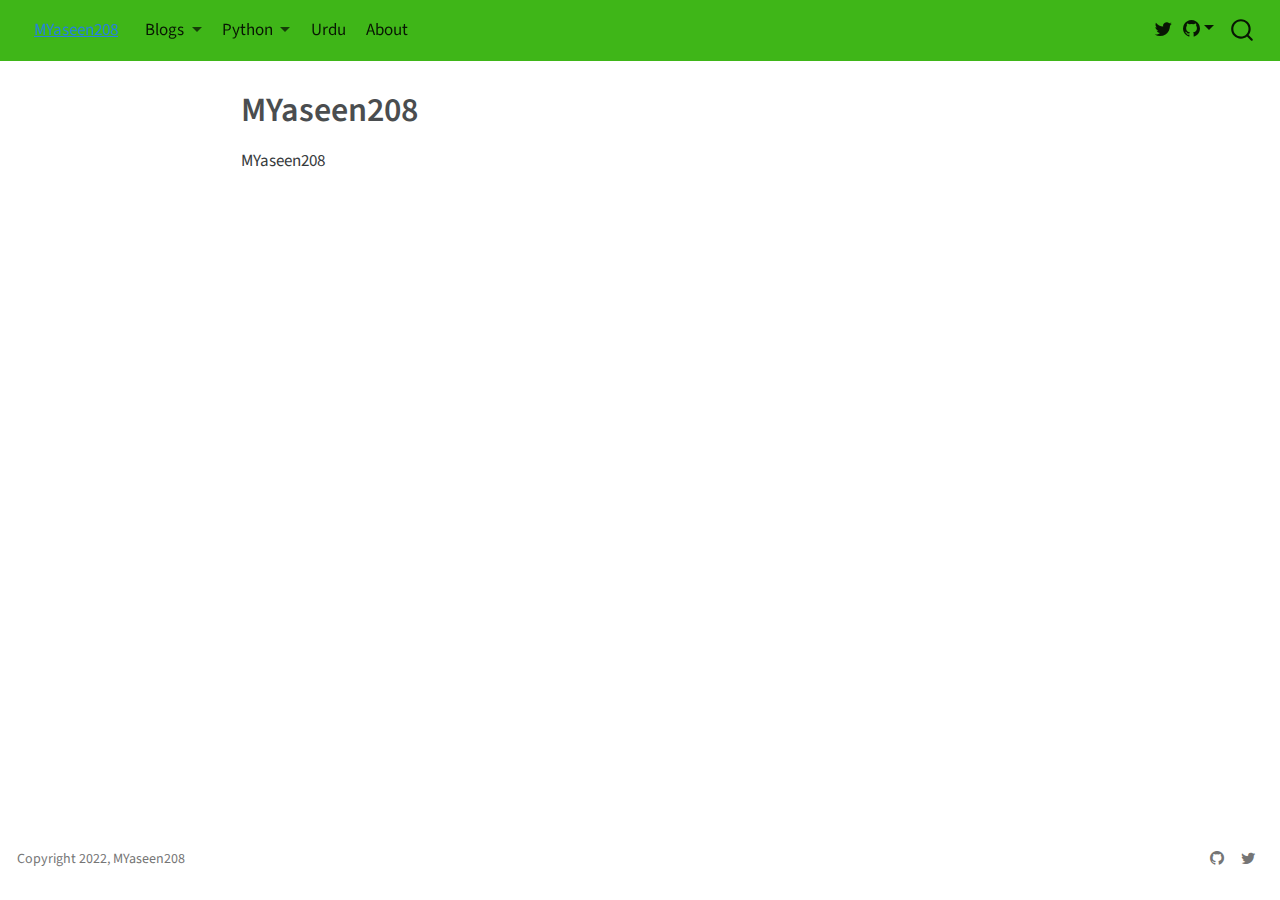
<file: home.html>
<!DOCTYPE html>
<html xmlns="http://www.w3.org/1999/xhtml" lang="en" xml:lang="en"><head>

<meta charset="utf-8">
<meta name="generator" content="quarto-1.3.319">

<meta name="viewport" content="width=device-width, initial-scale=1.0, user-scalable=yes">


<title>MYaseen208 - MYaseen208</title>
<style>
code{white-space: pre-wrap;}
span.smallcaps{font-variant: small-caps;}
div.columns{display: flex; gap: min(4vw, 1.5em);}
div.column{flex: auto; overflow-x: auto;}
div.hanging-indent{margin-left: 1.5em; text-indent: -1.5em;}
ul.task-list{list-style: none;}
ul.task-list li input[type="checkbox"] {
  width: 0.8em;
  margin: 0 0.8em 0.2em -1em; /* quarto-specific, see https://github.com/quarto-dev/quarto-cli/issues/4556 */ 
  vertical-align: middle;
}
</style>


<script src="site_libs/quarto-nav/quarto-nav.js"></script>
<script src="site_libs/quarto-nav/headroom.min.js"></script>
<script src="site_libs/clipboard/clipboard.min.js"></script>
<script src="site_libs/quarto-search/autocomplete.umd.js"></script>
<script src="site_libs/quarto-search/fuse.min.js"></script>
<script src="site_libs/quarto-search/quarto-search.js"></script>
<meta name="quarto:offset" content="./">
<script src="site_libs/quarto-html/quarto.js"></script>
<script src="site_libs/quarto-html/popper.min.js"></script>
<script src="site_libs/quarto-html/tippy.umd.min.js"></script>
<script src="site_libs/quarto-html/anchor.min.js"></script>
<link href="site_libs/quarto-html/tippy.css" rel="stylesheet">
<link href="site_libs/quarto-html/quarto-syntax-highlighting.css" rel="stylesheet" id="quarto-text-highlighting-styles">
<script src="site_libs/bootstrap/bootstrap.min.js"></script>
<link href="site_libs/bootstrap/bootstrap-icons.css" rel="stylesheet">
<link href="site_libs/bootstrap/bootstrap.min.css" rel="stylesheet" id="quarto-bootstrap" data-mode="light">
<script id="quarto-search-options" type="application/json">{
  "location": "navbar",
  "copy-button": false,
  "collapse-after": 3,
  "panel-placement": "end",
  "type": "overlay",
  "limit": 20,
  "language": {
    "search-no-results-text": "No results",
    "search-matching-documents-text": "matching documents",
    "search-copy-link-title": "Copy link to search",
    "search-hide-matches-text": "Hide additional matches",
    "search-more-match-text": "more match in this document",
    "search-more-matches-text": "more matches in this document",
    "search-clear-button-title": "Clear",
    "search-detached-cancel-button-title": "Cancel",
    "search-submit-button-title": "Submit"
  }
}</script>


<link rel="stylesheet" href="styles.css">
</head>

<body class="nav-fixed fullcontent">

<div id="quarto-search-results"></div>
  <header id="quarto-header" class="headroom fixed-top">
    <nav class="navbar navbar-expand-lg navbar-dark ">
      <div class="navbar-container container-fluid">
      <div class="navbar-brand-container">
    <a class="navbar-brand" href="./index.html">
    <span class="navbar-title"><a href="https://myaseen208.com/">MYaseen208</a></span>
    </a>
  </div>
            <div id="quarto-search" class="" title="Search"></div>
          <button class="navbar-toggler" type="button" data-bs-toggle="collapse" data-bs-target="#navbarCollapse" aria-controls="navbarCollapse" aria-expanded="false" aria-label="Toggle navigation" onclick="if (window.quartoToggleHeadroom) { window.quartoToggleHeadroom(); }">
  <span class="navbar-toggler-icon"></span>
</button>
          <div class="collapse navbar-collapse" id="navbarCollapse">
            <ul class="navbar-nav navbar-nav-scroll me-auto">
  <li class="nav-item dropdown ">
    <a class="nav-link dropdown-toggle" href="#" id="nav-menu-blogs" role="button" data-bs-toggle="dropdown" aria-expanded="false" rel="" target="">
 <span class="menu-text">Blogs</span>
    </a>
    <ul class="dropdown-menu" aria-labelledby="nav-menu-blogs">    
        <li>
    <a class="dropdown-item" href="./blogs.html" rel="" target="">
 <span class="dropdown-text">Blogs</span></a>
  </li>  
        <li>
    <a class="dropdown-item" href="./Shinylive.html" rel="" target="">
 <span class="dropdown-text">Shinylive in Quarto</span></a>
  </li>  
        <li>
    <a class="dropdown-item" href="./PakPC2017.html" rel="" target="">
 <span class="dropdown-text">Pakistan Population Census 2017</span></a>
  </li>  
    </ul>
  </li>
  <li class="nav-item dropdown ">
    <a class="nav-link dropdown-toggle" href="#" id="nav-menu-python" role="button" data-bs-toggle="dropdown" aria-expanded="false" rel="" target="">
 <span class="menu-text">Python</span>
    </a>
    <ul class="dropdown-menu" aria-labelledby="nav-menu-python">    
        <li>
    <a class="dropdown-item" href="./PythonLM.html" rel="" target="">
 <span class="dropdown-text">LM using Python</span></a>
  </li>  
    </ul>
  </li>
  <li class="nav-item">
    <a class="nav-link" href="https://myaseen208.com/urdu/" rel="" target="">
 <span class="menu-text">Urdu</span></a>
  </li>  
  <li class="nav-item">
    <a class="nav-link" href="./about.html" rel="" target="">
 <span class="menu-text">About</span></a>
  </li>  
</ul>
            <div class="quarto-navbar-tools ms-auto">
    <a href="https://twitter.com" title="" class="quarto-navigation-tool px-1" aria-label=""><i class="bi bi-twitter"></i></a>
    <div class="dropdown">
      <a href="" title="" id="quarto-navigation-tool-dropdown-0" class="quarto-navigation-tool dropdown-toggle px-1" data-bs-toggle="dropdown" aria-expanded="false" aria-label=""><i class="bi bi-github"></i></a>
      <ul class="dropdown-menu dropdown-menu-end" aria-labelledby="quarto-navigation-tool-dropdown-0">
          <li>
            <a class="dropdown-item quarto-navbar-tools ms-auto-item" href="https://code.com">
            Source Code
            </a>
          </li>
          <li>
            <a class="dropdown-item quarto-navbar-tools ms-auto-item" href="https://bugs.com">
            Report a Bug
            </a>
          </li>
      </ul>
    </div>
</div>
          </div> <!-- /navcollapse -->
      </div> <!-- /container-fluid -->
    </nav>
</header>
<!-- content -->
<div id="quarto-content" class="quarto-container page-columns page-rows-contents page-layout-article page-navbar">
<!-- sidebar -->
<!-- margin-sidebar -->
    
<!-- main -->
<main class="content" id="quarto-document-content">

<header id="title-block-header" class="quarto-title-block default">
<div class="quarto-title">
<h1 class="title">MYaseen208</h1>
</div>



<div class="quarto-title-meta">

    
  
    
  </div>
  

</header>

<p>MYaseen208</p>



</main> <!-- /main -->
<script id="quarto-html-after-body" type="application/javascript">
window.document.addEventListener("DOMContentLoaded", function (event) {
  const toggleBodyColorMode = (bsSheetEl) => {
    const mode = bsSheetEl.getAttribute("data-mode");
    const bodyEl = window.document.querySelector("body");
    if (mode === "dark") {
      bodyEl.classList.add("quarto-dark");
      bodyEl.classList.remove("quarto-light");
    } else {
      bodyEl.classList.add("quarto-light");
      bodyEl.classList.remove("quarto-dark");
    }
  }
  const toggleBodyColorPrimary = () => {
    const bsSheetEl = window.document.querySelector("link#quarto-bootstrap");
    if (bsSheetEl) {
      toggleBodyColorMode(bsSheetEl);
    }
  }
  toggleBodyColorPrimary();  
  const icon = "";
  const anchorJS = new window.AnchorJS();
  anchorJS.options = {
    placement: 'right',
    icon: icon
  };
  anchorJS.add('.anchored');
  const isCodeAnnotation = (el) => {
    for (const clz of el.classList) {
      if (clz.startsWith('code-annotation-')) {                     
        return true;
      }
    }
    return false;
  }
  const clipboard = new window.ClipboardJS('.code-copy-button', {
    text: function(trigger) {
      const codeEl = trigger.previousElementSibling.cloneNode(true);
      for (const childEl of codeEl.children) {
        if (isCodeAnnotation(childEl)) {
          childEl.remove();
        }
      }
      return codeEl.innerText;
    }
  });
  clipboard.on('success', function(e) {
    // button target
    const button = e.trigger;
    // don't keep focus
    button.blur();
    // flash "checked"
    button.classList.add('code-copy-button-checked');
    var currentTitle = button.getAttribute("title");
    button.setAttribute("title", "Copied!");
    let tooltip;
    if (window.bootstrap) {
      button.setAttribute("data-bs-toggle", "tooltip");
      button.setAttribute("data-bs-placement", "left");
      button.setAttribute("data-bs-title", "Copied!");
      tooltip = new bootstrap.Tooltip(button, 
        { trigger: "manual", 
          customClass: "code-copy-button-tooltip",
          offset: [0, -8]});
      tooltip.show();    
    }
    setTimeout(function() {
      if (tooltip) {
        tooltip.hide();
        button.removeAttribute("data-bs-title");
        button.removeAttribute("data-bs-toggle");
        button.removeAttribute("data-bs-placement");
      }
      button.setAttribute("title", currentTitle);
      button.classList.remove('code-copy-button-checked');
    }, 1000);
    // clear code selection
    e.clearSelection();
  });
  function tippyHover(el, contentFn) {
    const config = {
      allowHTML: true,
      content: contentFn,
      maxWidth: 500,
      delay: 100,
      arrow: false,
      appendTo: function(el) {
          return el.parentElement;
      },
      interactive: true,
      interactiveBorder: 10,
      theme: 'quarto',
      placement: 'bottom-start'
    };
    window.tippy(el, config); 
  }
  const noterefs = window.document.querySelectorAll('a[role="doc-noteref"]');
  for (var i=0; i<noterefs.length; i++) {
    const ref = noterefs[i];
    tippyHover(ref, function() {
      // use id or data attribute instead here
      let href = ref.getAttribute('data-footnote-href') || ref.getAttribute('href');
      try { href = new URL(href).hash; } catch {}
      const id = href.replace(/^#\/?/, "");
      const note = window.document.getElementById(id);
      return note.innerHTML;
    });
  }
      let selectedAnnoteEl;
      const selectorForAnnotation = ( cell, annotation) => {
        let cellAttr = 'data-code-cell="' + cell + '"';
        let lineAttr = 'data-code-annotation="' +  annotation + '"';
        const selector = 'span[' + cellAttr + '][' + lineAttr + ']';
        return selector;
      }
      const selectCodeLines = (annoteEl) => {
        const doc = window.document;
        const targetCell = annoteEl.getAttribute("data-target-cell");
        const targetAnnotation = annoteEl.getAttribute("data-target-annotation");
        const annoteSpan = window.document.querySelector(selectorForAnnotation(targetCell, targetAnnotation));
        const lines = annoteSpan.getAttribute("data-code-lines").split(",");
        const lineIds = lines.map((line) => {
          return targetCell + "-" + line;
        })
        let top = null;
        let height = null;
        let parent = null;
        if (lineIds.length > 0) {
            //compute the position of the single el (top and bottom and make a div)
            const el = window.document.getElementById(lineIds[0]);
            top = el.offsetTop;
            height = el.offsetHeight;
            parent = el.parentElement.parentElement;
          if (lineIds.length > 1) {
            const lastEl = window.document.getElementById(lineIds[lineIds.length - 1]);
            const bottom = lastEl.offsetTop + lastEl.offsetHeight;
            height = bottom - top;
          }
          if (top !== null && height !== null && parent !== null) {
            // cook up a div (if necessary) and position it 
            let div = window.document.getElementById("code-annotation-line-highlight");
            if (div === null) {
              div = window.document.createElement("div");
              div.setAttribute("id", "code-annotation-line-highlight");
              div.style.position = 'absolute';
              parent.appendChild(div);
            }
            div.style.top = top - 2 + "px";
            div.style.height = height + 4 + "px";
            let gutterDiv = window.document.getElementById("code-annotation-line-highlight-gutter");
            if (gutterDiv === null) {
              gutterDiv = window.document.createElement("div");
              gutterDiv.setAttribute("id", "code-annotation-line-highlight-gutter");
              gutterDiv.style.position = 'absolute';
              const codeCell = window.document.getElementById(targetCell);
              const gutter = codeCell.querySelector('.code-annotation-gutter');
              gutter.appendChild(gutterDiv);
            }
            gutterDiv.style.top = top - 2 + "px";
            gutterDiv.style.height = height + 4 + "px";
          }
          selectedAnnoteEl = annoteEl;
        }
      };
      const unselectCodeLines = () => {
        const elementsIds = ["code-annotation-line-highlight", "code-annotation-line-highlight-gutter"];
        elementsIds.forEach((elId) => {
          const div = window.document.getElementById(elId);
          if (div) {
            div.remove();
          }
        });
        selectedAnnoteEl = undefined;
      };
      // Attach click handler to the DT
      const annoteDls = window.document.querySelectorAll('dt[data-target-cell]');
      for (const annoteDlNode of annoteDls) {
        annoteDlNode.addEventListener('click', (event) => {
          const clickedEl = event.target;
          if (clickedEl !== selectedAnnoteEl) {
            unselectCodeLines();
            const activeEl = window.document.querySelector('dt[data-target-cell].code-annotation-active');
            if (activeEl) {
              activeEl.classList.remove('code-annotation-active');
            }
            selectCodeLines(clickedEl);
            clickedEl.classList.add('code-annotation-active');
          } else {
            // Unselect the line
            unselectCodeLines();
            clickedEl.classList.remove('code-annotation-active');
          }
        });
      }
  const findCites = (el) => {
    const parentEl = el.parentElement;
    if (parentEl) {
      const cites = parentEl.dataset.cites;
      if (cites) {
        return {
          el,
          cites: cites.split(' ')
        };
      } else {
        return findCites(el.parentElement)
      }
    } else {
      return undefined;
    }
  };
  var bibliorefs = window.document.querySelectorAll('a[role="doc-biblioref"]');
  for (var i=0; i<bibliorefs.length; i++) {
    const ref = bibliorefs[i];
    const citeInfo = findCites(ref);
    if (citeInfo) {
      tippyHover(citeInfo.el, function() {
        var popup = window.document.createElement('div');
        citeInfo.cites.forEach(function(cite) {
          var citeDiv = window.document.createElement('div');
          citeDiv.classList.add('hanging-indent');
          citeDiv.classList.add('csl-entry');
          var biblioDiv = window.document.getElementById('ref-' + cite);
          if (biblioDiv) {
            citeDiv.innerHTML = biblioDiv.innerHTML;
          }
          popup.appendChild(citeDiv);
        });
        return popup.innerHTML;
      });
    }
  }
});
</script>
</div> <!-- /content -->
<footer class="footer">
  <div class="nav-footer">
    <div class="nav-footer-left">Copyright 2022, MYaseen208</div>   
    <div class="nav-footer-center">
      &nbsp;
    </div>
    <div class="nav-footer-right">
      <ul class="footer-items list-unstyled">
    <li class="nav-item compact">
    <a class="nav-link" href="https://github.com/MYaseen208">
      <i class="bi bi-github" role="img">
</i> 
    </a>
  </li>  
    <li class="nav-item compact">
    <a class="nav-link" href="https://twitter.com/MYaseen208">
      <i class="bi bi-twitter" role="img">
</i> 
    </a>
  </li>  
</ul>
    </div>
  </div>
</footer>



</body></html>
</file>
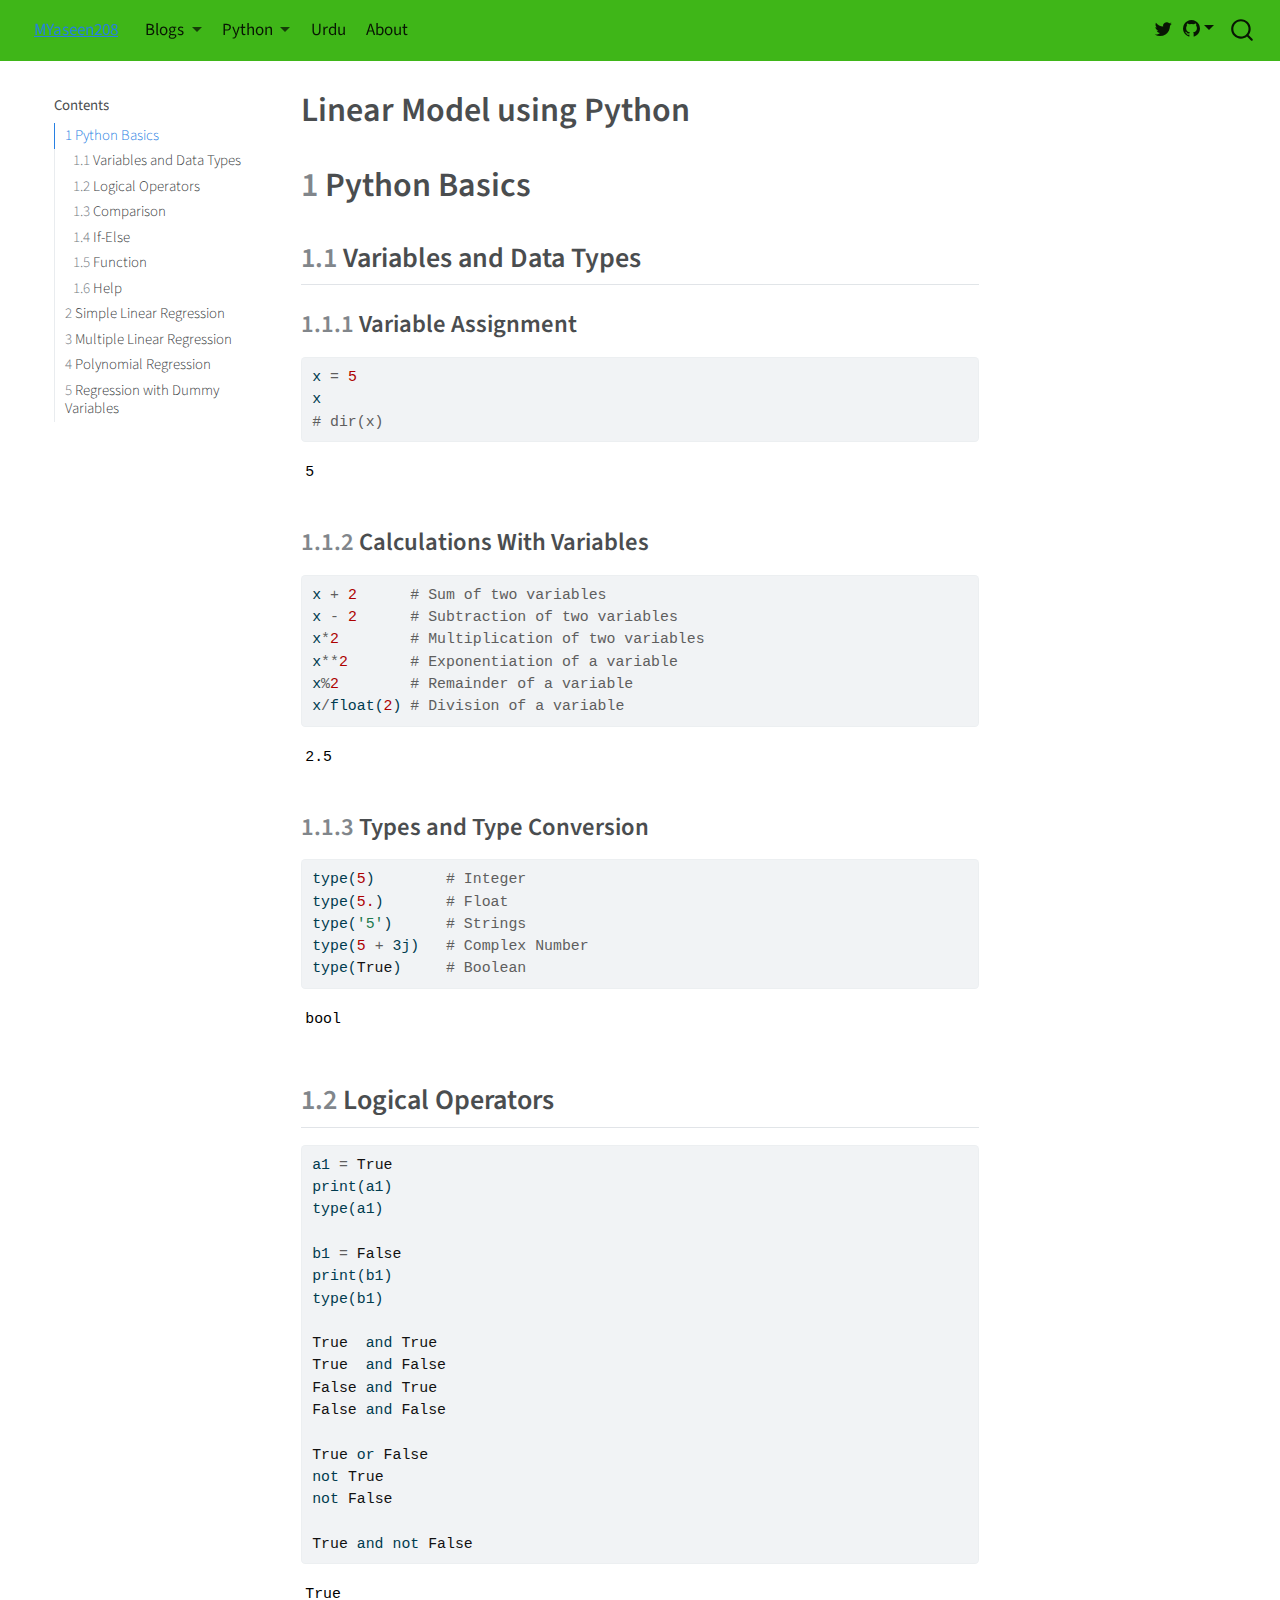
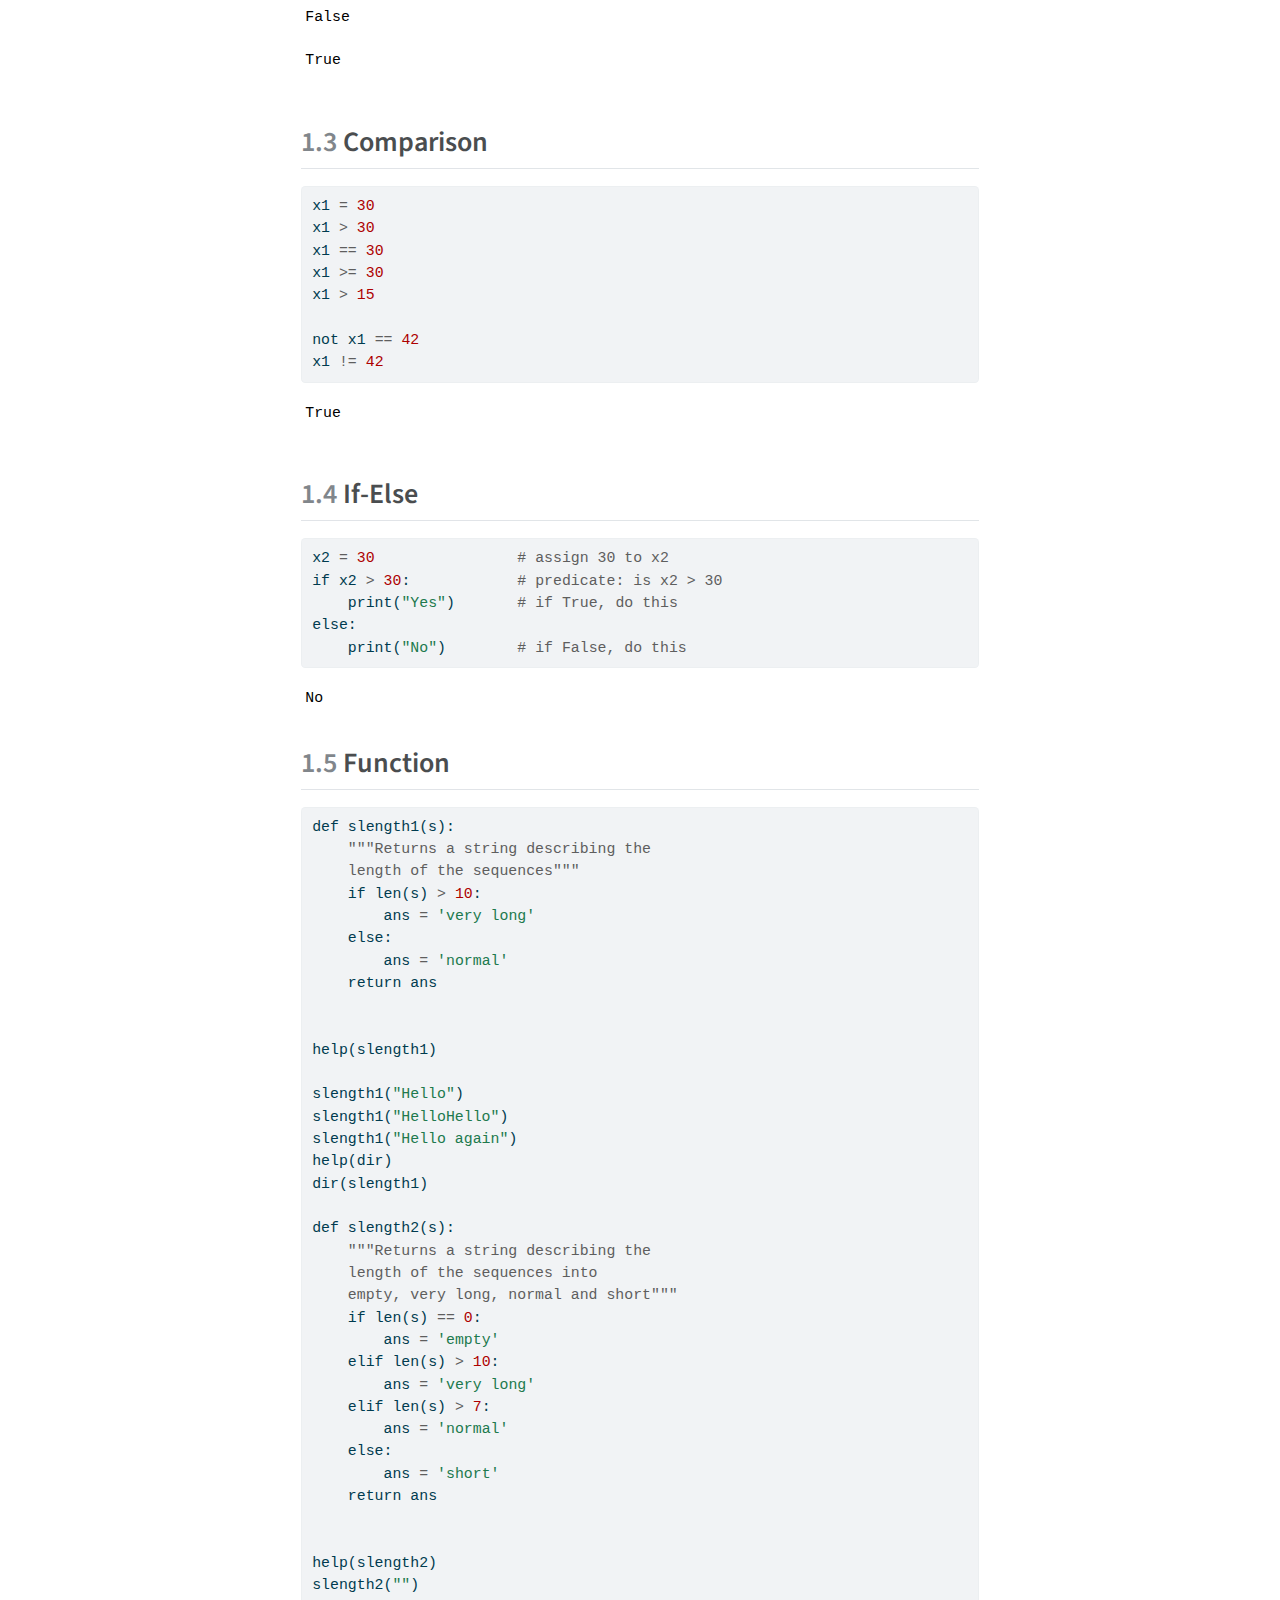
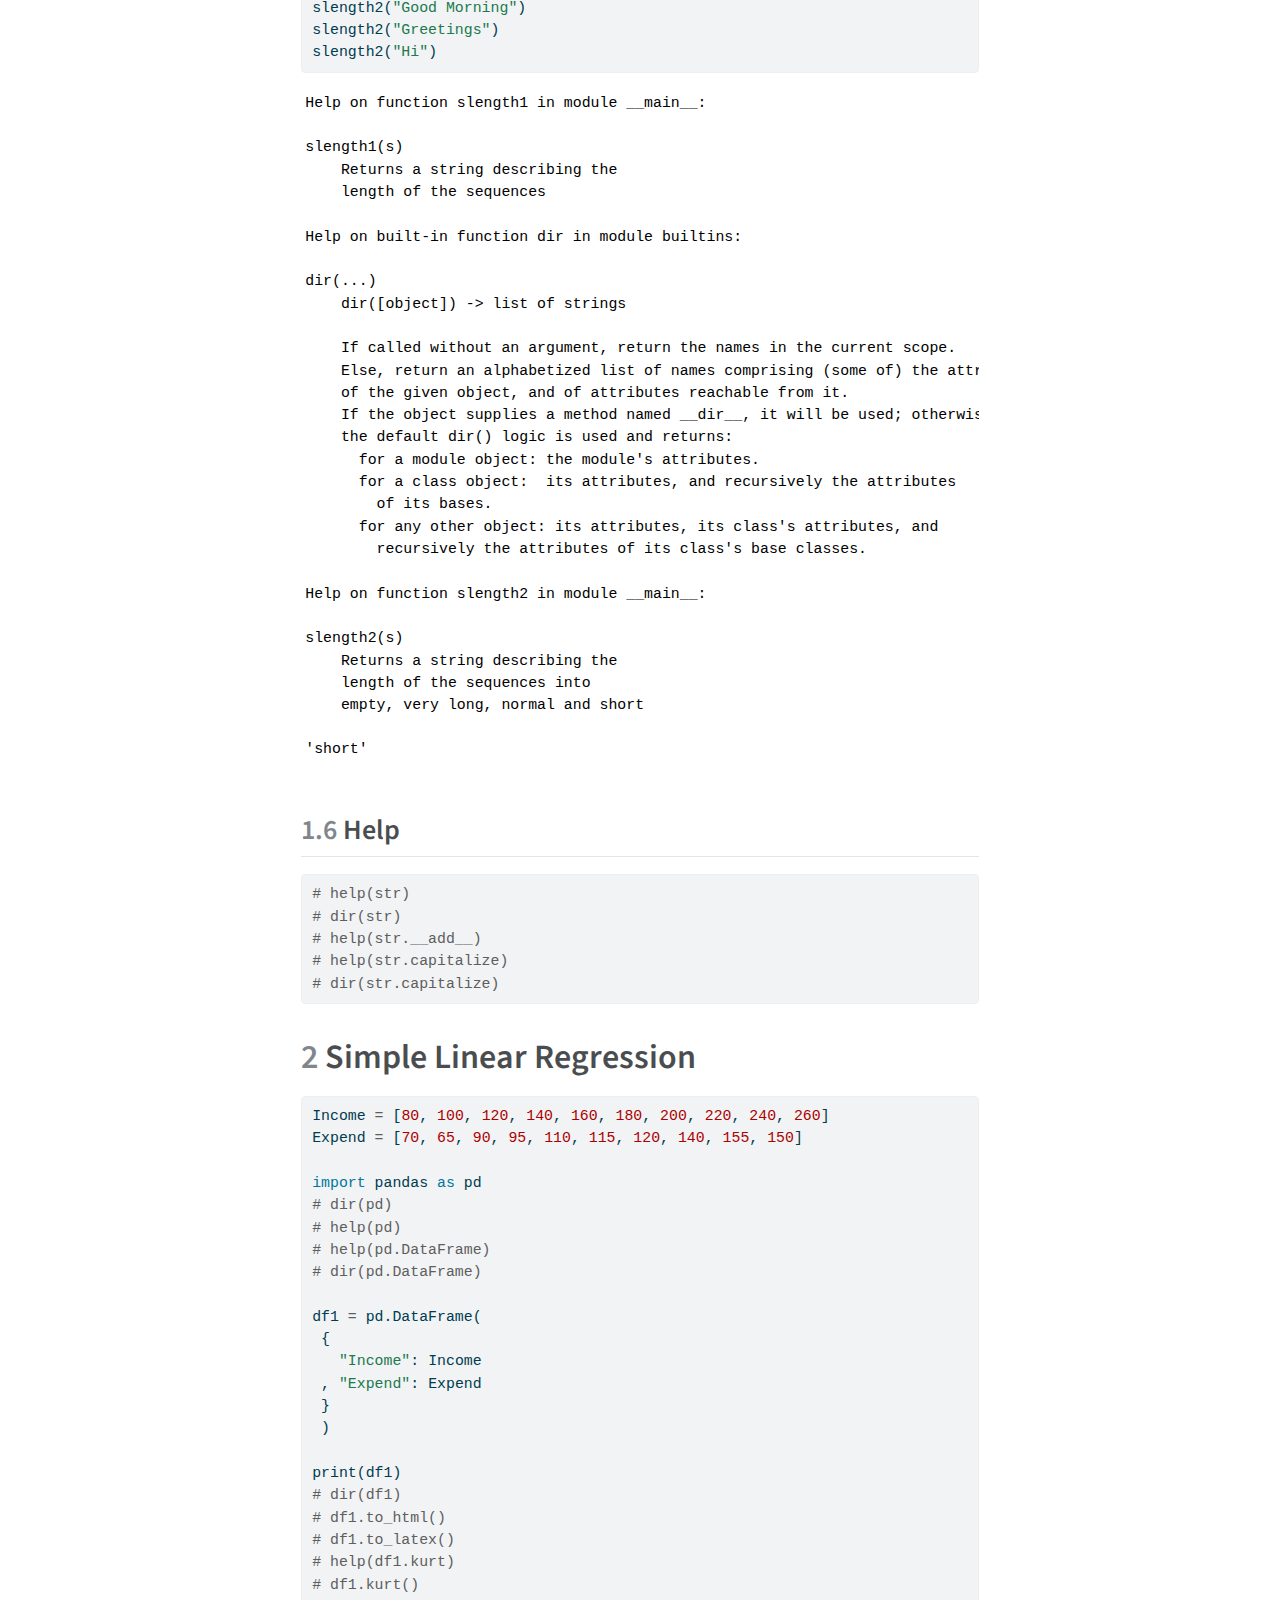
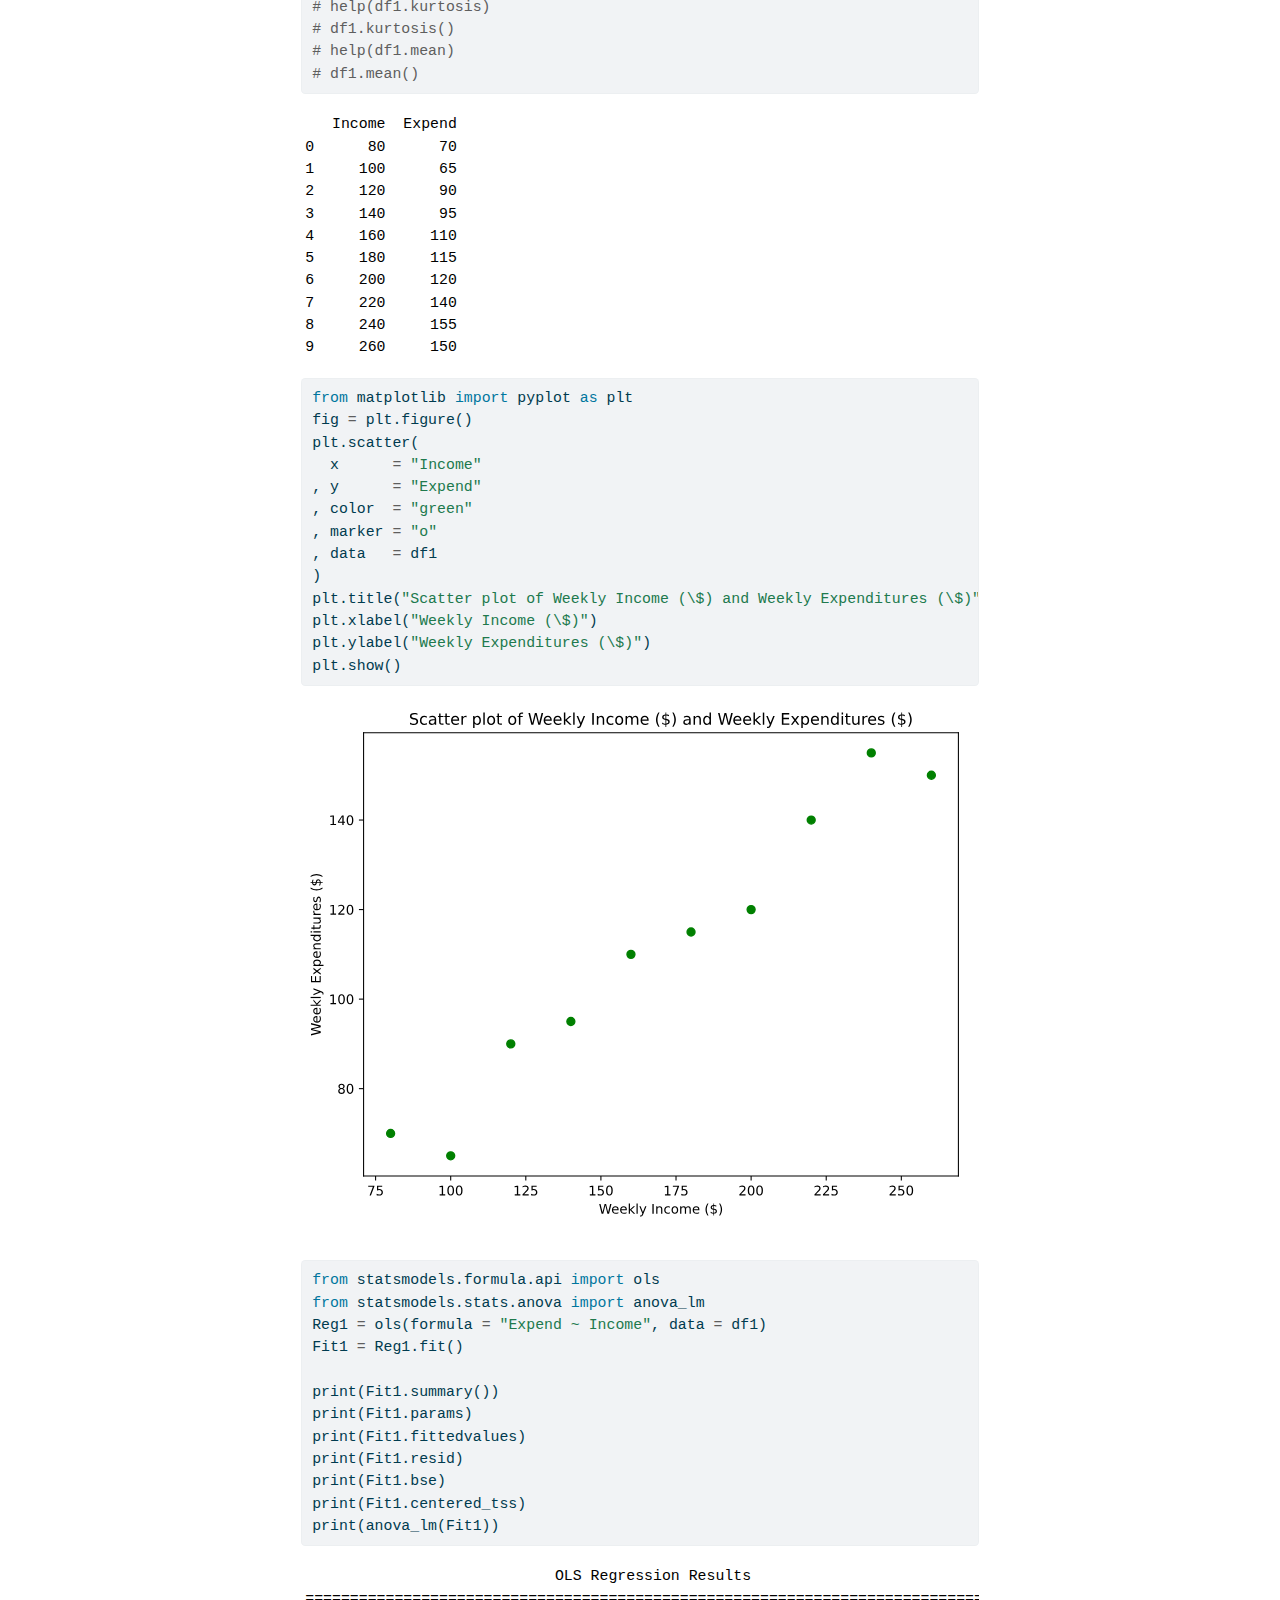
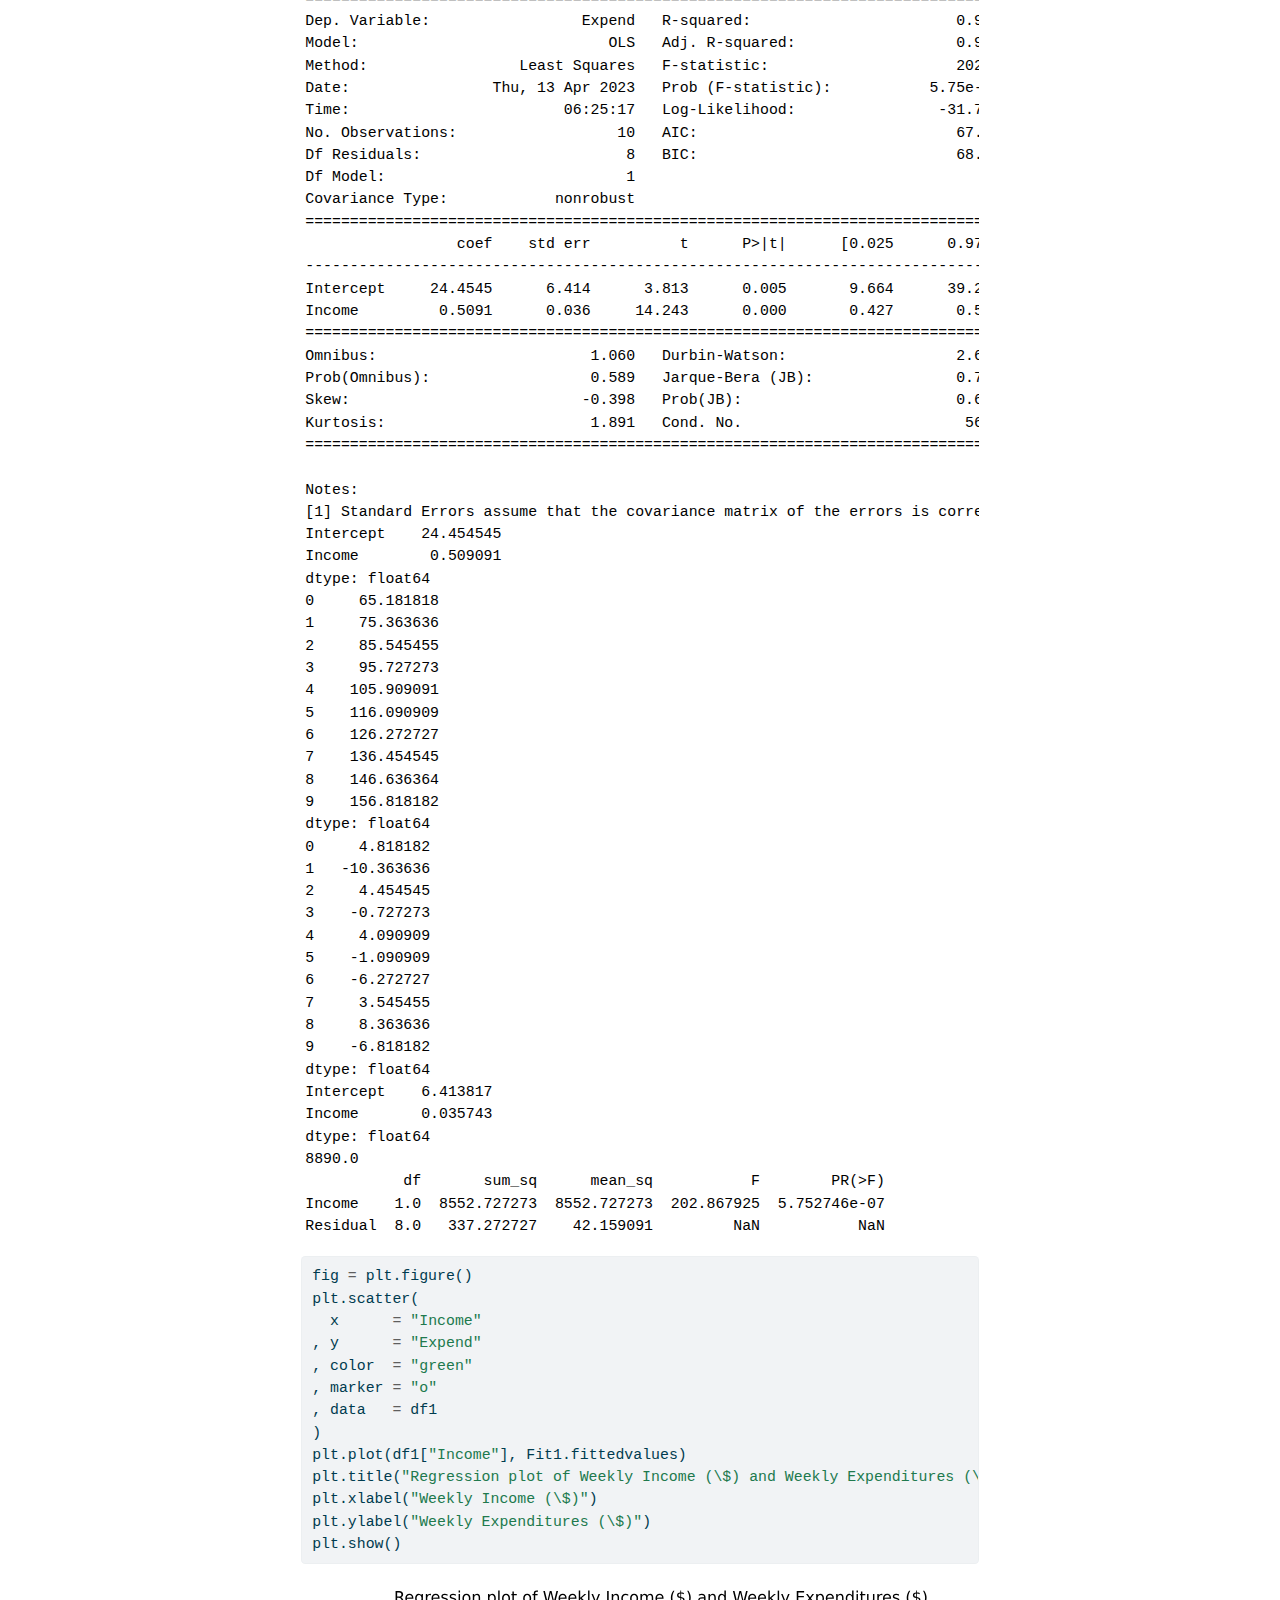
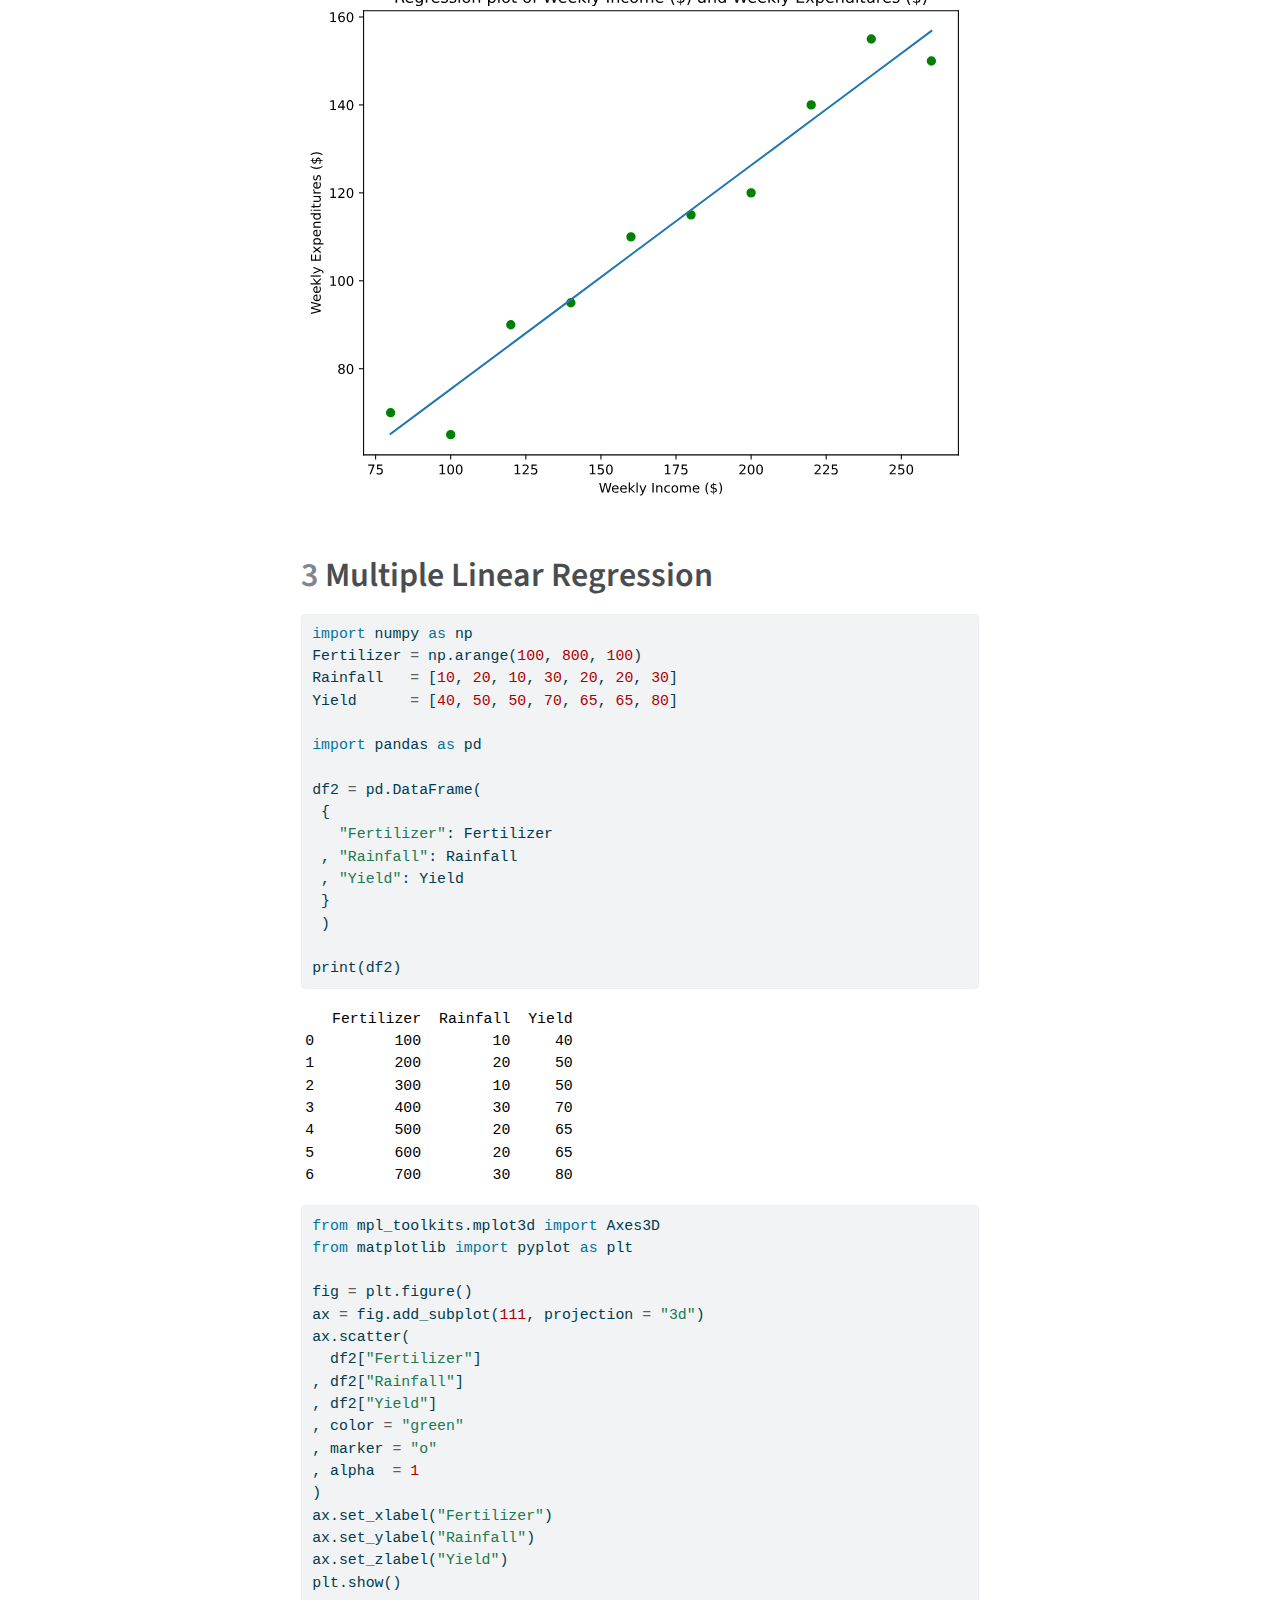
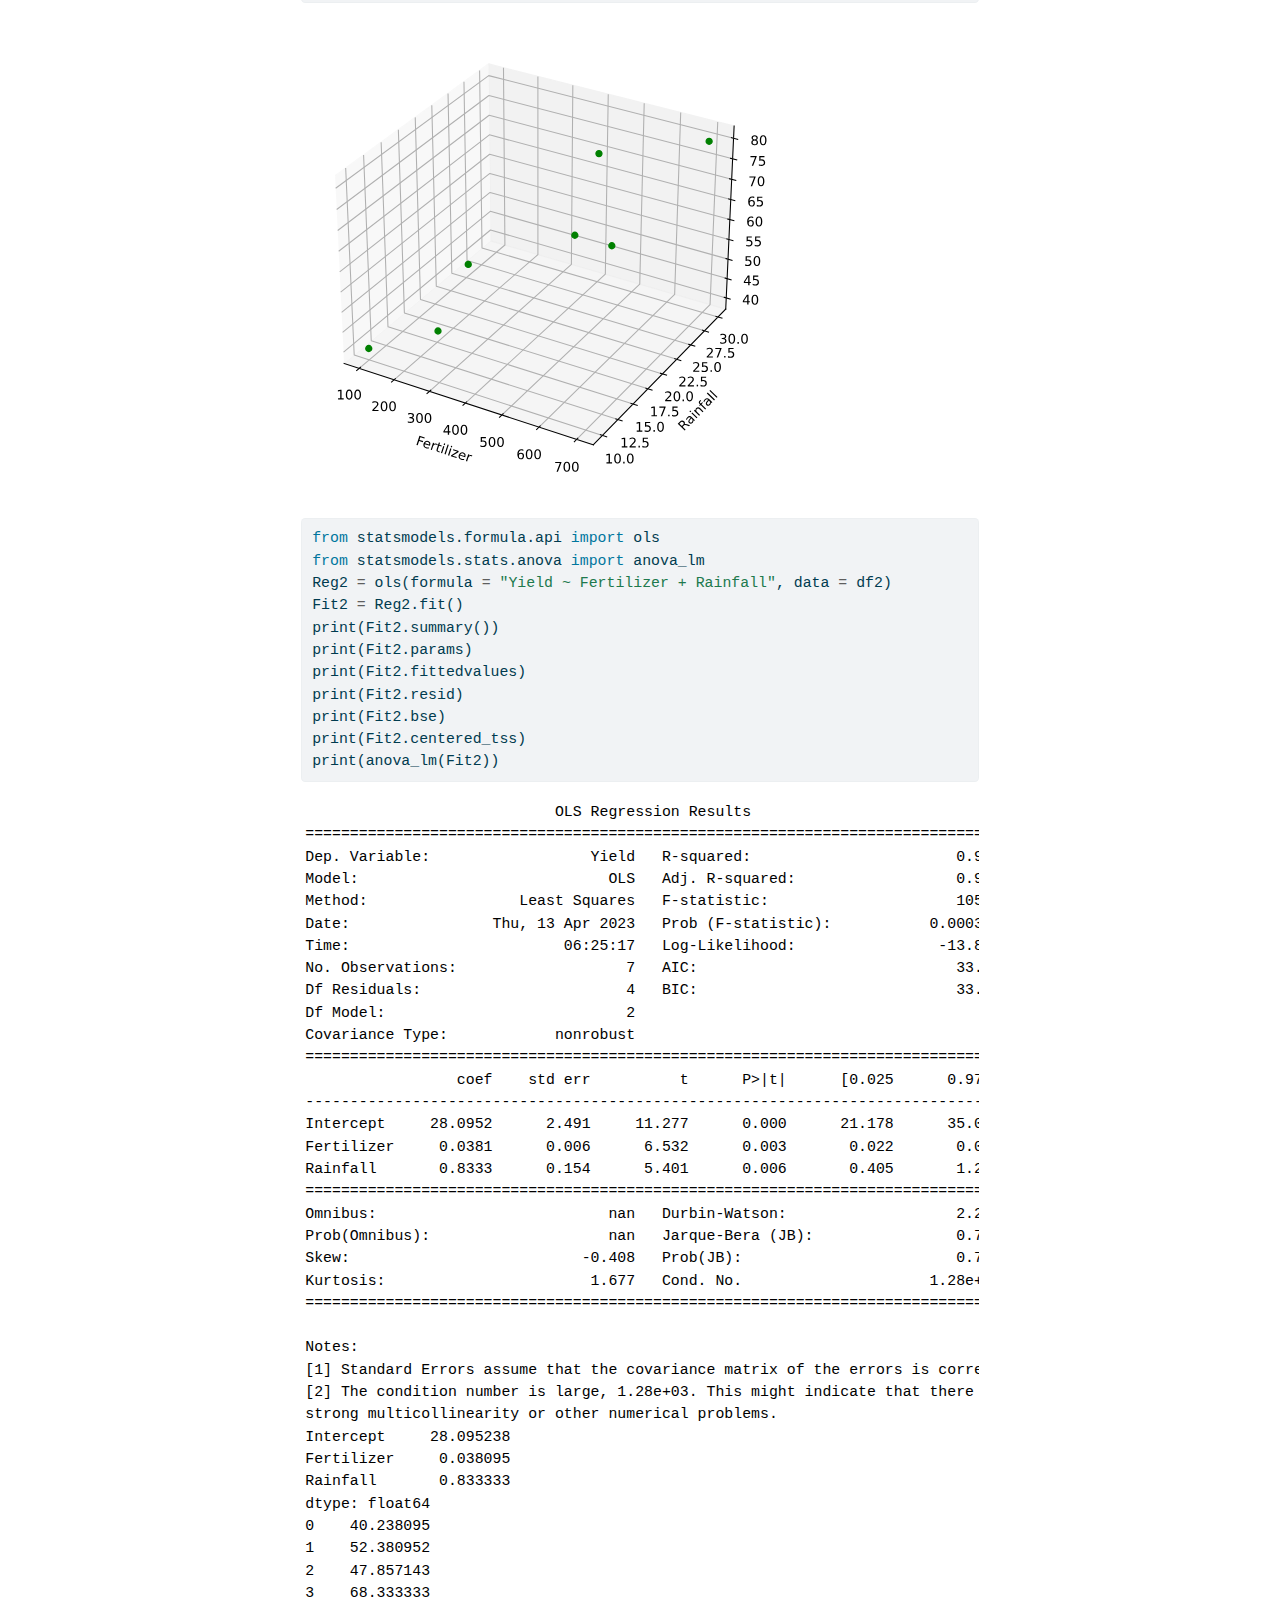
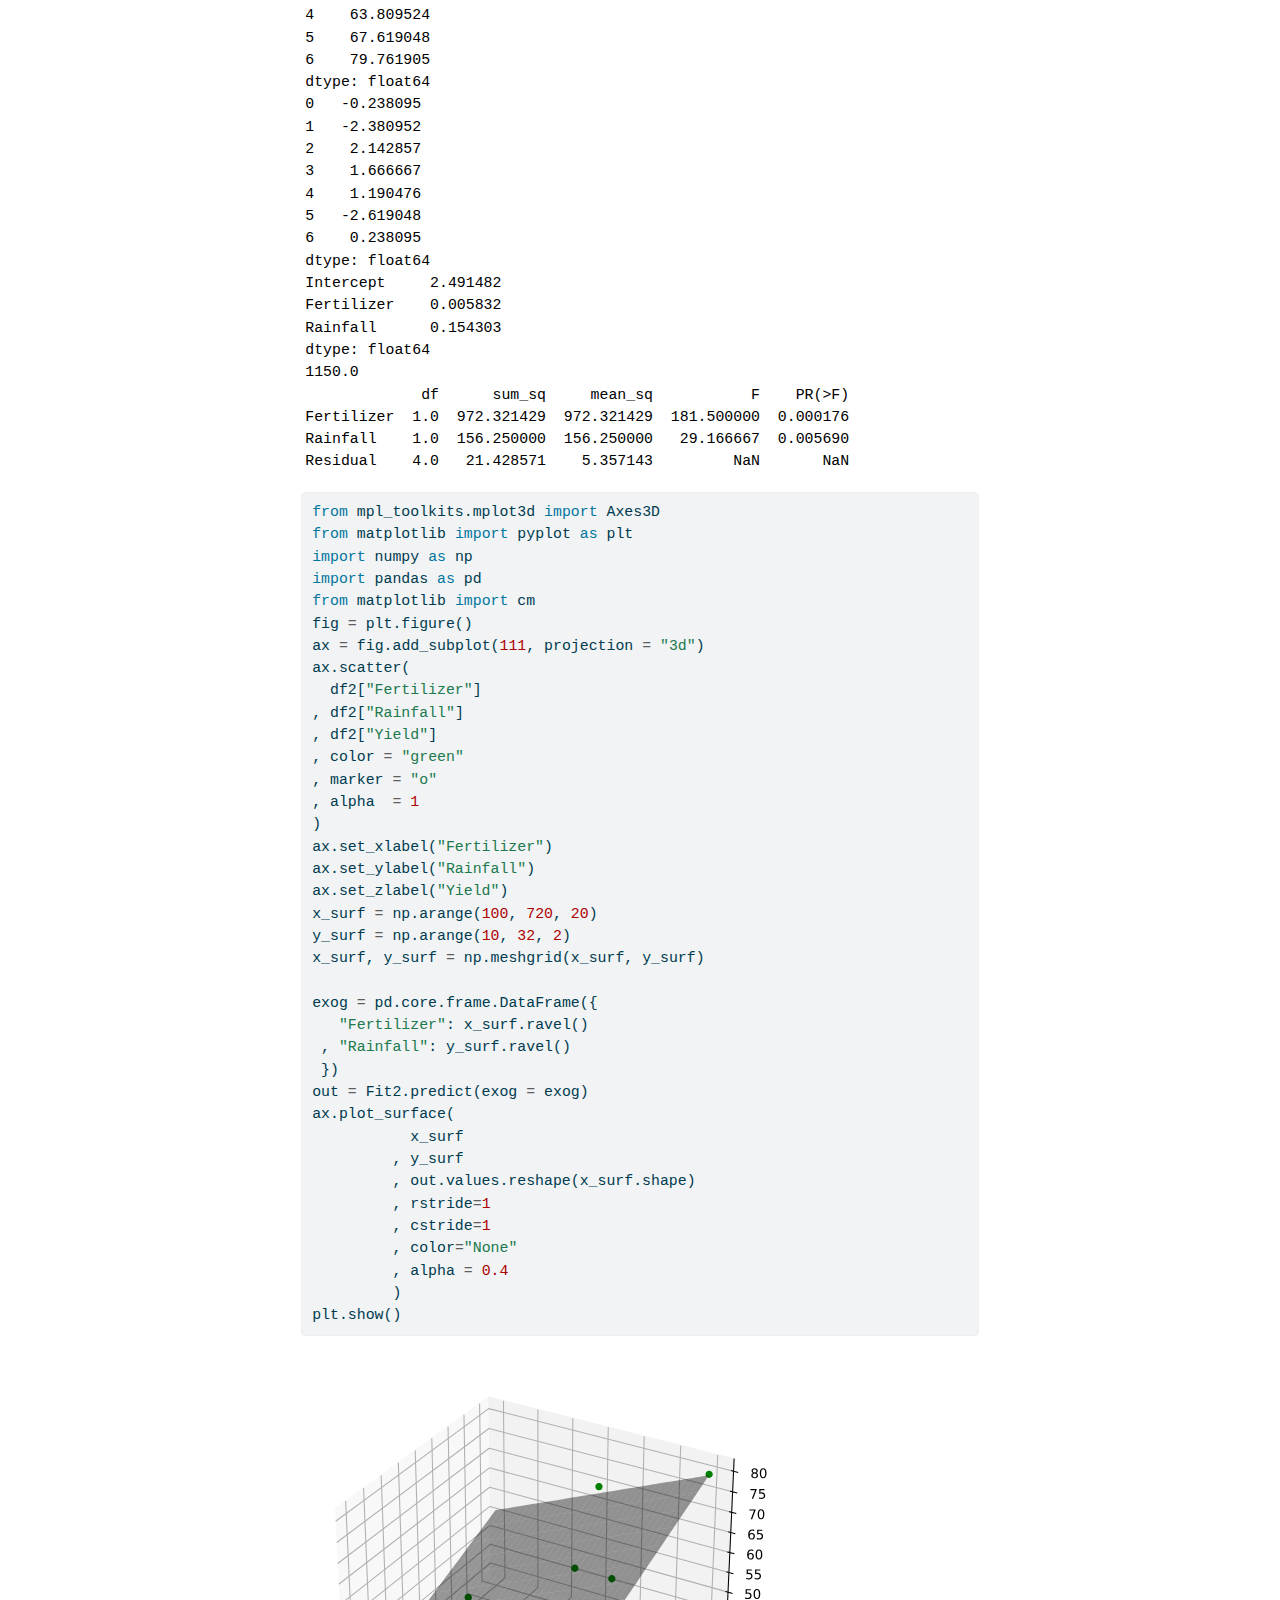
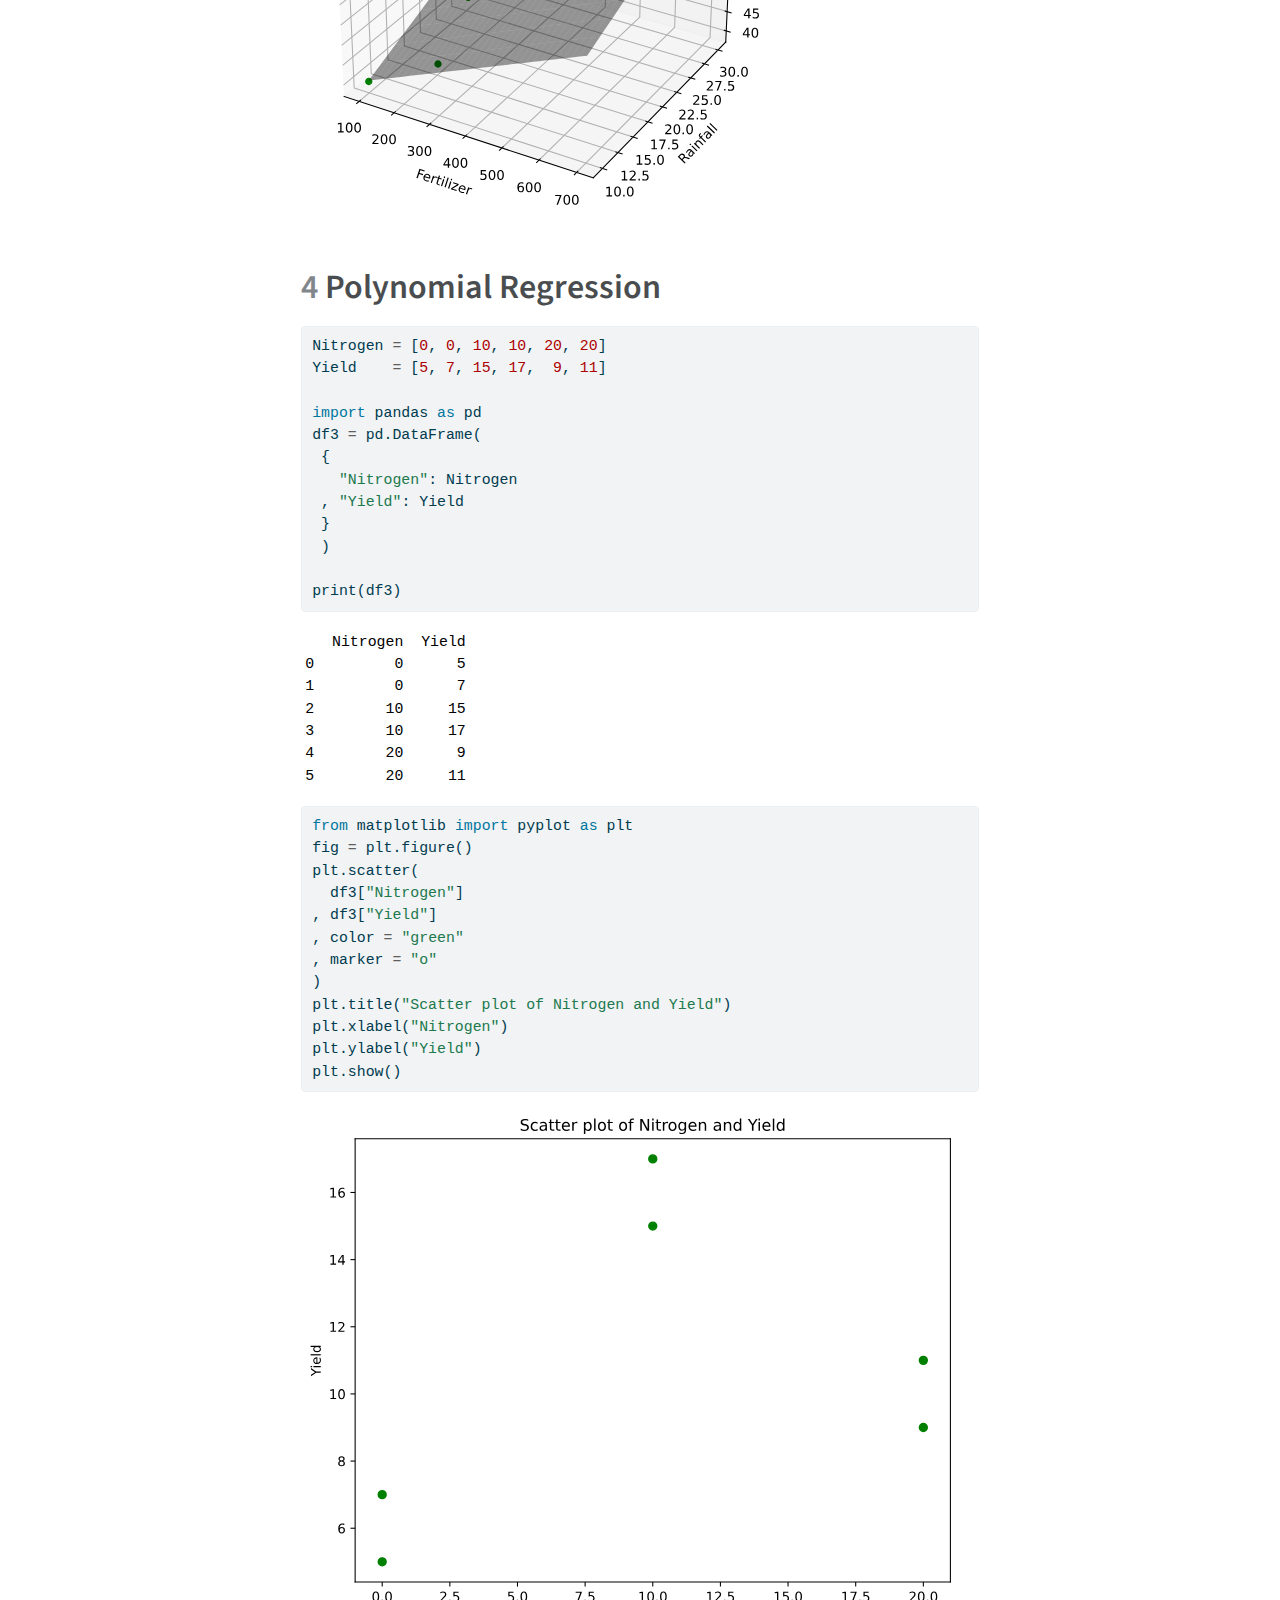
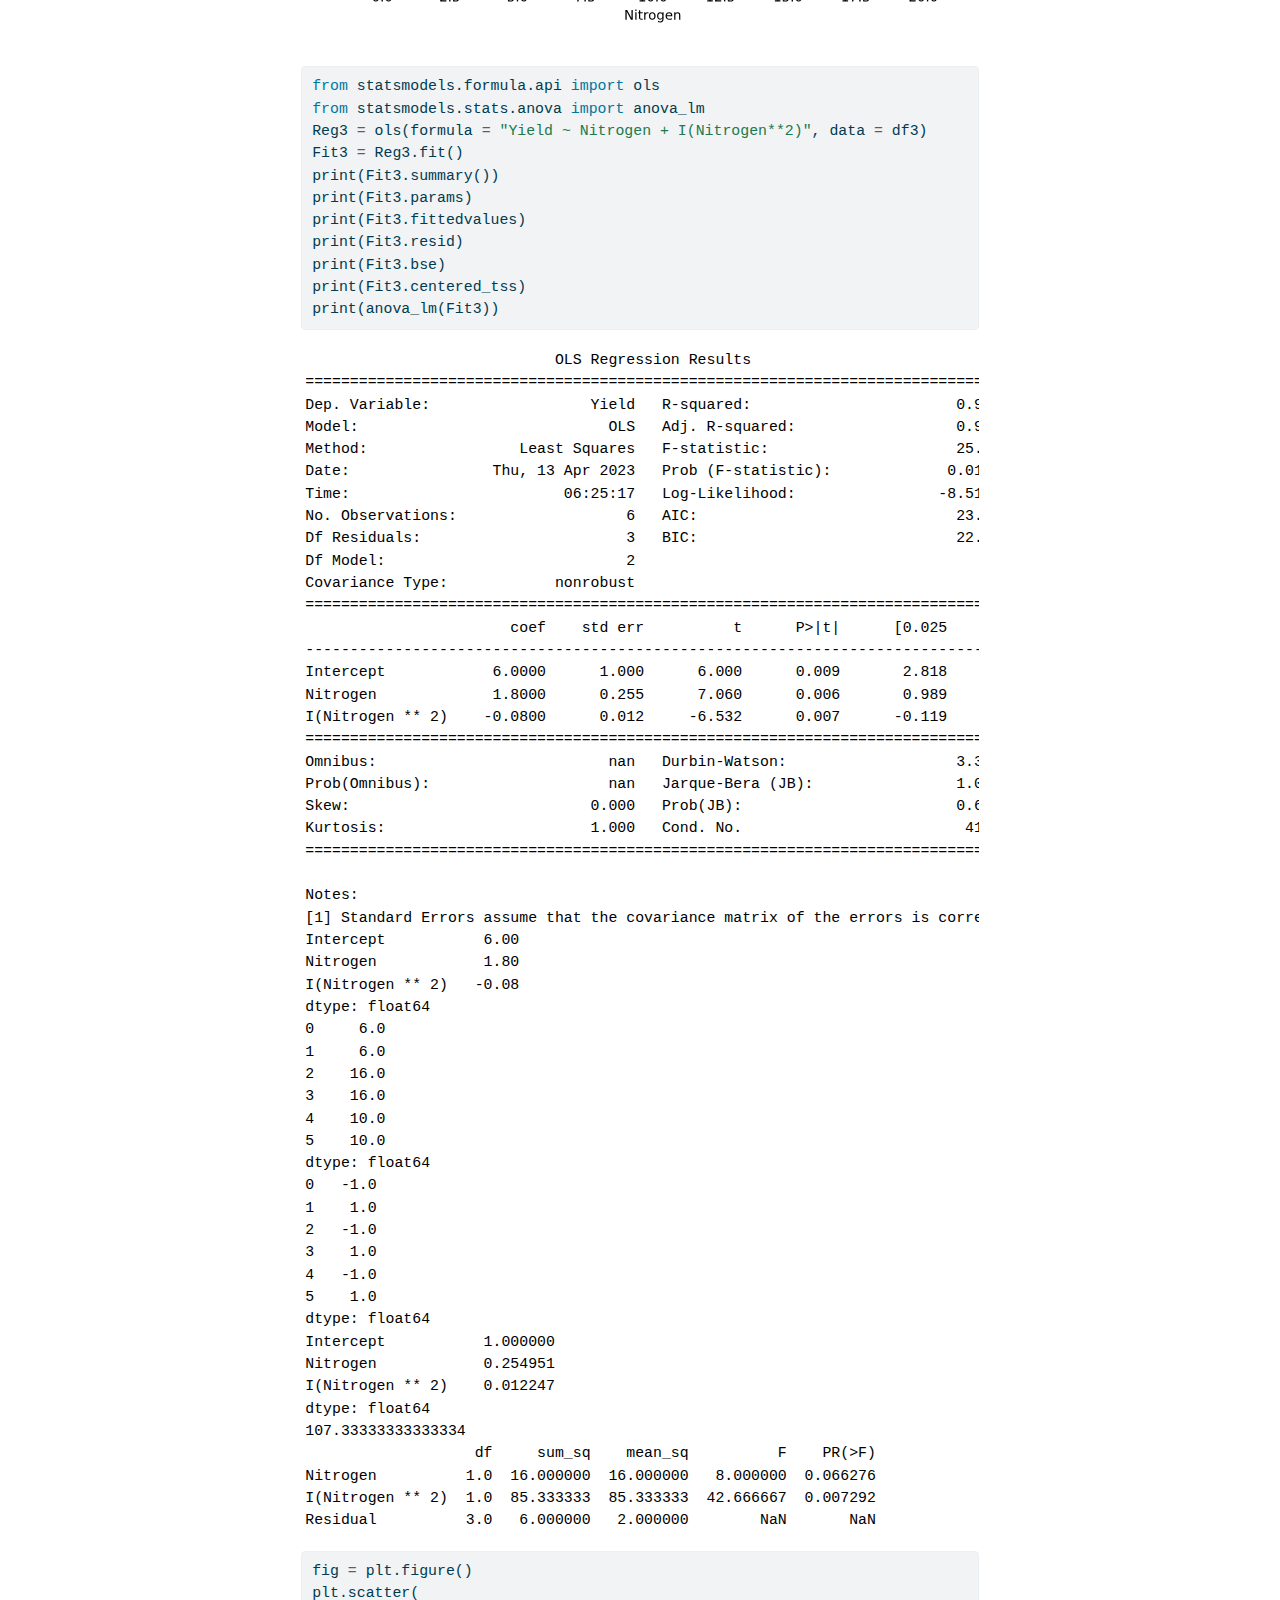
<file: PythonLM.html>
<!DOCTYPE html>
<html xmlns="http://www.w3.org/1999/xhtml" lang="en" xml:lang="en"><head>

<meta charset="utf-8">
<meta name="generator" content="quarto-1.3.319">

<meta name="viewport" content="width=device-width, initial-scale=1.0, user-scalable=yes">


<title>MYaseen208 - Linear Model using Python</title>
<style>
code{white-space: pre-wrap;}
span.smallcaps{font-variant: small-caps;}
div.columns{display: flex; gap: min(4vw, 1.5em);}
div.column{flex: auto; overflow-x: auto;}
div.hanging-indent{margin-left: 1.5em; text-indent: -1.5em;}
ul.task-list{list-style: none;}
ul.task-list li input[type="checkbox"] {
  width: 0.8em;
  margin: 0 0.8em 0.2em -1em; /* quarto-specific, see https://github.com/quarto-dev/quarto-cli/issues/4556 */ 
  vertical-align: middle;
}
/* CSS for syntax highlighting */
pre > code.sourceCode { white-space: pre; position: relative; }
pre > code.sourceCode > span { display: inline-block; line-height: 1.25; }
pre > code.sourceCode > span:empty { height: 1.2em; }
.sourceCode { overflow: visible; }
code.sourceCode > span { color: inherit; text-decoration: inherit; }
div.sourceCode { margin: 1em 0; }
pre.sourceCode { margin: 0; }
@media screen {
div.sourceCode { overflow: auto; }
}
@media print {
pre > code.sourceCode { white-space: pre-wrap; }
pre > code.sourceCode > span { text-indent: -5em; padding-left: 5em; }
}
pre.numberSource code
  { counter-reset: source-line 0; }
pre.numberSource code > span
  { position: relative; left: -4em; counter-increment: source-line; }
pre.numberSource code > span > a:first-child::before
  { content: counter(source-line);
    position: relative; left: -1em; text-align: right; vertical-align: baseline;
    border: none; display: inline-block;
    -webkit-touch-callout: none; -webkit-user-select: none;
    -khtml-user-select: none; -moz-user-select: none;
    -ms-user-select: none; user-select: none;
    padding: 0 4px; width: 4em;
  }
pre.numberSource { margin-left: 3em;  padding-left: 4px; }
div.sourceCode
  {   }
@media screen {
pre > code.sourceCode > span > a:first-child::before { text-decoration: underline; }
}
</style>


<script src="site_libs/quarto-nav/quarto-nav.js"></script>
<script src="site_libs/quarto-nav/headroom.min.js"></script>
<script src="site_libs/clipboard/clipboard.min.js"></script>
<script src="site_libs/quarto-search/autocomplete.umd.js"></script>
<script src="site_libs/quarto-search/fuse.min.js"></script>
<script src="site_libs/quarto-search/quarto-search.js"></script>
<meta name="quarto:offset" content="./">
<script src="site_libs/quarto-html/quarto.js"></script>
<script src="site_libs/quarto-html/popper.min.js"></script>
<script src="site_libs/quarto-html/tippy.umd.min.js"></script>
<script src="site_libs/quarto-html/anchor.min.js"></script>
<link href="site_libs/quarto-html/tippy.css" rel="stylesheet">
<link href="site_libs/quarto-html/quarto-syntax-highlighting.css" rel="stylesheet" id="quarto-text-highlighting-styles">
<script src="site_libs/bootstrap/bootstrap.min.js"></script>
<link href="site_libs/bootstrap/bootstrap-icons.css" rel="stylesheet">
<link href="site_libs/bootstrap/bootstrap.min.css" rel="stylesheet" id="quarto-bootstrap" data-mode="light">
<script id="quarto-search-options" type="application/json">{
  "location": "navbar",
  "copy-button": false,
  "collapse-after": 3,
  "panel-placement": "end",
  "type": "overlay",
  "limit": 20,
  "language": {
    "search-no-results-text": "No results",
    "search-matching-documents-text": "matching documents",
    "search-copy-link-title": "Copy link to search",
    "search-hide-matches-text": "Hide additional matches",
    "search-more-match-text": "more match in this document",
    "search-more-matches-text": "more matches in this document",
    "search-clear-button-title": "Clear",
    "search-detached-cancel-button-title": "Cancel",
    "search-submit-button-title": "Submit"
  }
}</script>
<style>html{ scroll-behavior: smooth; }</style>


<link rel="stylesheet" href="styles.css">
</head>

<body class="floating nav-fixed">

<div id="quarto-search-results"></div>
  <header id="quarto-header" class="headroom fixed-top">
    <nav class="navbar navbar-expand-lg navbar-dark ">
      <div class="navbar-container container-fluid">
      <div class="navbar-brand-container">
    <a class="navbar-brand" href="./index.html">
    <span class="navbar-title"><a href="https://myaseen208.com/">MYaseen208</a></span>
    </a>
  </div>
            <div id="quarto-search" class="" title="Search"></div>
          <button class="navbar-toggler" type="button" data-bs-toggle="collapse" data-bs-target="#navbarCollapse" aria-controls="navbarCollapse" aria-expanded="false" aria-label="Toggle navigation" onclick="if (window.quartoToggleHeadroom) { window.quartoToggleHeadroom(); }">
  <span class="navbar-toggler-icon"></span>
</button>
          <div class="collapse navbar-collapse" id="navbarCollapse">
            <ul class="navbar-nav navbar-nav-scroll me-auto">
  <li class="nav-item dropdown ">
    <a class="nav-link dropdown-toggle" href="#" id="nav-menu-blogs" role="button" data-bs-toggle="dropdown" aria-expanded="false" rel="" target="">
 <span class="menu-text">Blogs</span>
    </a>
    <ul class="dropdown-menu" aria-labelledby="nav-menu-blogs">    
        <li>
    <a class="dropdown-item" href="./blogs.html" rel="" target="">
 <span class="dropdown-text">Blogs</span></a>
  </li>  
        <li>
    <a class="dropdown-item" href="./Shinylive.html" rel="" target="">
 <span class="dropdown-text">Shinylive in Quarto</span></a>
  </li>  
        <li>
    <a class="dropdown-item" href="./PakPC2017.html" rel="" target="">
 <span class="dropdown-text">Pakistan Population Census 2017</span></a>
  </li>  
    </ul>
  </li>
  <li class="nav-item dropdown ">
    <a class="nav-link dropdown-toggle" href="#" id="nav-menu-python" role="button" data-bs-toggle="dropdown" aria-expanded="false" rel="" target="">
 <span class="menu-text">Python</span>
    </a>
    <ul class="dropdown-menu" aria-labelledby="nav-menu-python">    
        <li>
    <a class="dropdown-item" href="./PythonLM.html" rel="" target="">
 <span class="dropdown-text">LM using Python</span></a>
  </li>  
    </ul>
  </li>
  <li class="nav-item">
    <a class="nav-link" href="https://myaseen208.com/urdu/" rel="" target="">
 <span class="menu-text">Urdu</span></a>
  </li>  
  <li class="nav-item">
    <a class="nav-link" href="./about.html" rel="" target="">
 <span class="menu-text">About</span></a>
  </li>  
</ul>
            <div class="quarto-navbar-tools ms-auto">
    <a href="https://twitter.com" title="" class="quarto-navigation-tool px-1" aria-label=""><i class="bi bi-twitter"></i></a>
    <div class="dropdown">
      <a href="" title="" id="quarto-navigation-tool-dropdown-0" class="quarto-navigation-tool dropdown-toggle px-1" data-bs-toggle="dropdown" aria-expanded="false" aria-label=""><i class="bi bi-github"></i></a>
      <ul class="dropdown-menu dropdown-menu-end" aria-labelledby="quarto-navigation-tool-dropdown-0">
          <li>
            <a class="dropdown-item quarto-navbar-tools ms-auto-item" href="https://code.com">
            Source Code
            </a>
          </li>
          <li>
            <a class="dropdown-item quarto-navbar-tools ms-auto-item" href="https://bugs.com">
            Report a Bug
            </a>
          </li>
      </ul>
    </div>
</div>
          </div> <!-- /navcollapse -->
      </div> <!-- /container-fluid -->
    </nav>
</header>
<!-- content -->
<div id="quarto-content" class="quarto-container page-columns page-rows-contents page-layout-article page-navbar">
<!-- sidebar -->
  <nav id="quarto-sidebar" class="sidebar collapse collapse-horizontal sidebar-navigation floating overflow-auto">
    <nav id="TOC" role="doc-toc" class="toc-active">
    <h2 id="toc-title">Contents</h2>
   
  <ul class="collapse">
  <li><a href="#Basics" id="toc-Basics" class="nav-link active" data-scroll-target="#Basics"><span class="header-section-number">1</span> Python Basics</a>
  <ul class="collapse">
  <li><a href="#variables-and-data-types" id="toc-variables-and-data-types" class="nav-link" data-scroll-target="#variables-and-data-types"><span class="header-section-number">1.1</span> Variables and Data Types</a></li>
  <li><a href="#logical-operators" id="toc-logical-operators" class="nav-link" data-scroll-target="#logical-operators"><span class="header-section-number">1.2</span> Logical Operators</a></li>
  <li><a href="#comparison" id="toc-comparison" class="nav-link" data-scroll-target="#comparison"><span class="header-section-number">1.3</span> Comparison</a></li>
  <li><a href="#if-else" id="toc-if-else" class="nav-link" data-scroll-target="#if-else"><span class="header-section-number">1.4</span> If-Else</a></li>
  <li><a href="#function" id="toc-function" class="nav-link" data-scroll-target="#function"><span class="header-section-number">1.5</span> Function</a></li>
  <li><a href="#help" id="toc-help" class="nav-link" data-scroll-target="#help"><span class="header-section-number">1.6</span> Help</a></li>
  </ul></li>
  <li><a href="#SLR" id="toc-SLR" class="nav-link" data-scroll-target="#SLR"><span class="header-section-number">2</span> Simple Linear Regression</a></li>
  <li><a href="#MLR" id="toc-MLR" class="nav-link" data-scroll-target="#MLR"><span class="header-section-number">3</span> Multiple Linear Regression</a></li>
  <li><a href="#PolyReg" id="toc-PolyReg" class="nav-link" data-scroll-target="#PolyReg"><span class="header-section-number">4</span> Polynomial Regression</a></li>
  <li><a href="#RegDummy" id="toc-RegDummy" class="nav-link" data-scroll-target="#RegDummy"><span class="header-section-number">5</span> Regression with Dummy Variables</a>
  <ul class="collapse">
  <li><a href="#example-1" id="toc-example-1" class="nav-link" data-scroll-target="#example-1"><span class="header-section-number">5.1</span> Example 1</a></li>
  <li><a href="#example-2" id="toc-example-2" class="nav-link" data-scroll-target="#example-2"><span class="header-section-number">5.2</span> Example 2</a></li>
  <li><a href="#example-3" id="toc-example-3" class="nav-link" data-scroll-target="#example-3"><span class="header-section-number">5.3</span> Example 3</a></li>
  </ul></li>
  </ul>
</nav>
</nav>
<div id="quarto-sidebar-glass" data-bs-toggle="collapse" data-bs-target="#quarto-sidebar,#quarto-sidebar-glass"></div>
<!-- margin-sidebar -->
    <div id="quarto-margin-sidebar" class="sidebar margin-sidebar">
    </div>
<!-- main -->
<main class="content" id="quarto-document-content">

<header id="title-block-header" class="quarto-title-block default">
<div class="quarto-title">
<h1 class="title">Linear Model using Python</h1>
</div>



<div class="quarto-title-meta">

    
  
    
  </div>
  

</header>

<section id="Basics" class="level1" data-number="1">
<h1 data-number="1"><span class="header-section-number">1</span> Python Basics</h1>
<section id="variables-and-data-types" class="level2" data-number="1.1">
<h2 data-number="1.1" class="anchored" data-anchor-id="variables-and-data-types"><span class="header-section-number">1.1</span> Variables and Data Types</h2>
<section id="variable-assignment" class="level3" data-number="1.1.1">
<h3 data-number="1.1.1" class="anchored" data-anchor-id="variable-assignment"><span class="header-section-number">1.1.1</span> Variable Assignment</h3>
<div class="cell" data-execution_count="2">
<div class="sourceCode cell-code" id="cb1"><pre class="sourceCode python code-with-copy"><code class="sourceCode python"><span id="cb1-1"><a href="#cb1-1" aria-hidden="true" tabindex="-1"></a>x <span class="op">=</span> <span class="dv">5</span></span>
<span id="cb1-2"><a href="#cb1-2" aria-hidden="true" tabindex="-1"></a>x</span>
<span id="cb1-3"><a href="#cb1-3" aria-hidden="true" tabindex="-1"></a><span class="co"># dir(x)</span></span></code><button title="Copy to Clipboard" class="code-copy-button"><i class="bi"></i></button></pre></div>
<div class="cell-output cell-output-display" data-execution_count="2">
<pre><code>5</code></pre>
</div>
</div>
</section>
<section id="calculations-with-variables" class="level3" data-number="1.1.2">
<h3 data-number="1.1.2" class="anchored" data-anchor-id="calculations-with-variables"><span class="header-section-number">1.1.2</span> Calculations With Variables</h3>
<div class="cell" data-execution_count="3">
<div class="sourceCode cell-code" id="cb3"><pre class="sourceCode python code-with-copy"><code class="sourceCode python"><span id="cb3-1"><a href="#cb3-1" aria-hidden="true" tabindex="-1"></a>x <span class="op">+</span> <span class="dv">2</span>      <span class="co"># Sum of two variables</span></span>
<span id="cb3-2"><a href="#cb3-2" aria-hidden="true" tabindex="-1"></a>x <span class="op">-</span> <span class="dv">2</span>      <span class="co"># Subtraction of two variables</span></span>
<span id="cb3-3"><a href="#cb3-3" aria-hidden="true" tabindex="-1"></a>x<span class="op">*</span><span class="dv">2</span>        <span class="co"># Multiplication of two variables</span></span>
<span id="cb3-4"><a href="#cb3-4" aria-hidden="true" tabindex="-1"></a>x<span class="op">**</span><span class="dv">2</span>       <span class="co"># Exponentiation of a variable</span></span>
<span id="cb3-5"><a href="#cb3-5" aria-hidden="true" tabindex="-1"></a>x<span class="op">%</span><span class="dv">2</span>        <span class="co"># Remainder of a variable</span></span>
<span id="cb3-6"><a href="#cb3-6" aria-hidden="true" tabindex="-1"></a>x<span class="op">/</span><span class="bu">float</span>(<span class="dv">2</span>) <span class="co"># Division of a variable</span></span></code><button title="Copy to Clipboard" class="code-copy-button"><i class="bi"></i></button></pre></div>
<div class="cell-output cell-output-display" data-execution_count="3">
<pre><code>2.5</code></pre>
</div>
</div>
</section>
<section id="types-and-type-conversion" class="level3" data-number="1.1.3">
<h3 data-number="1.1.3" class="anchored" data-anchor-id="types-and-type-conversion"><span class="header-section-number">1.1.3</span> Types and Type Conversion</h3>
<div class="cell" data-execution_count="4">
<div class="sourceCode cell-code" id="cb5"><pre class="sourceCode python code-with-copy"><code class="sourceCode python"><span id="cb5-1"><a href="#cb5-1" aria-hidden="true" tabindex="-1"></a><span class="bu">type</span>(<span class="dv">5</span>)        <span class="co"># Integer</span></span>
<span id="cb5-2"><a href="#cb5-2" aria-hidden="true" tabindex="-1"></a><span class="bu">type</span>(<span class="fl">5.</span>)       <span class="co"># Float</span></span>
<span id="cb5-3"><a href="#cb5-3" aria-hidden="true" tabindex="-1"></a><span class="bu">type</span>(<span class="st">'5'</span>)      <span class="co"># Strings</span></span>
<span id="cb5-4"><a href="#cb5-4" aria-hidden="true" tabindex="-1"></a><span class="bu">type</span>(<span class="dv">5</span> <span class="op">+</span> <span class="ot">3j</span>)   <span class="co"># Complex Number</span></span>
<span id="cb5-5"><a href="#cb5-5" aria-hidden="true" tabindex="-1"></a><span class="bu">type</span>(<span class="va">True</span>)     <span class="co"># Boolean</span></span></code><button title="Copy to Clipboard" class="code-copy-button"><i class="bi"></i></button></pre></div>
<div class="cell-output cell-output-display" data-execution_count="4">
<pre><code>bool</code></pre>
</div>
</div>
</section>
</section>
<section id="logical-operators" class="level2" data-number="1.2">
<h2 data-number="1.2" class="anchored" data-anchor-id="logical-operators"><span class="header-section-number">1.2</span> Logical Operators</h2>
<div class="cell" data-execution_count="5">
<div class="sourceCode cell-code" id="cb7"><pre class="sourceCode python code-with-copy"><code class="sourceCode python"><span id="cb7-1"><a href="#cb7-1" aria-hidden="true" tabindex="-1"></a>a1 <span class="op">=</span> <span class="va">True</span></span>
<span id="cb7-2"><a href="#cb7-2" aria-hidden="true" tabindex="-1"></a><span class="bu">print</span>(a1)</span>
<span id="cb7-3"><a href="#cb7-3" aria-hidden="true" tabindex="-1"></a><span class="bu">type</span>(a1)</span>
<span id="cb7-4"><a href="#cb7-4" aria-hidden="true" tabindex="-1"></a></span>
<span id="cb7-5"><a href="#cb7-5" aria-hidden="true" tabindex="-1"></a>b1 <span class="op">=</span> <span class="va">False</span></span>
<span id="cb7-6"><a href="#cb7-6" aria-hidden="true" tabindex="-1"></a><span class="bu">print</span>(b1)</span>
<span id="cb7-7"><a href="#cb7-7" aria-hidden="true" tabindex="-1"></a><span class="bu">type</span>(b1)</span>
<span id="cb7-8"><a href="#cb7-8" aria-hidden="true" tabindex="-1"></a></span>
<span id="cb7-9"><a href="#cb7-9" aria-hidden="true" tabindex="-1"></a><span class="va">True</span>  <span class="kw">and</span> <span class="va">True</span></span>
<span id="cb7-10"><a href="#cb7-10" aria-hidden="true" tabindex="-1"></a><span class="va">True</span>  <span class="kw">and</span> <span class="va">False</span></span>
<span id="cb7-11"><a href="#cb7-11" aria-hidden="true" tabindex="-1"></a><span class="va">False</span> <span class="kw">and</span> <span class="va">True</span></span>
<span id="cb7-12"><a href="#cb7-12" aria-hidden="true" tabindex="-1"></a><span class="va">False</span> <span class="kw">and</span> <span class="va">False</span></span>
<span id="cb7-13"><a href="#cb7-13" aria-hidden="true" tabindex="-1"></a></span>
<span id="cb7-14"><a href="#cb7-14" aria-hidden="true" tabindex="-1"></a><span class="va">True</span> <span class="kw">or</span> <span class="va">False</span></span>
<span id="cb7-15"><a href="#cb7-15" aria-hidden="true" tabindex="-1"></a><span class="kw">not</span> <span class="va">True</span></span>
<span id="cb7-16"><a href="#cb7-16" aria-hidden="true" tabindex="-1"></a><span class="kw">not</span> <span class="va">False</span></span>
<span id="cb7-17"><a href="#cb7-17" aria-hidden="true" tabindex="-1"></a></span>
<span id="cb7-18"><a href="#cb7-18" aria-hidden="true" tabindex="-1"></a><span class="va">True</span> <span class="kw">and</span> <span class="kw">not</span> <span class="va">False</span></span></code><button title="Copy to Clipboard" class="code-copy-button"><i class="bi"></i></button></pre></div>
<div class="cell-output cell-output-stdout">
<pre><code>True
False</code></pre>
</div>
<div class="cell-output cell-output-display" data-execution_count="5">
<pre><code>True</code></pre>
</div>
</div>
</section>
<section id="comparison" class="level2" data-number="1.3">
<h2 data-number="1.3" class="anchored" data-anchor-id="comparison"><span class="header-section-number">1.3</span> Comparison</h2>
<div class="cell" data-execution_count="6">
<div class="sourceCode cell-code" id="cb10"><pre class="sourceCode python code-with-copy"><code class="sourceCode python"><span id="cb10-1"><a href="#cb10-1" aria-hidden="true" tabindex="-1"></a>x1 <span class="op">=</span> <span class="dv">30</span></span>
<span id="cb10-2"><a href="#cb10-2" aria-hidden="true" tabindex="-1"></a>x1 <span class="op">&gt;</span> <span class="dv">30</span></span>
<span id="cb10-3"><a href="#cb10-3" aria-hidden="true" tabindex="-1"></a>x1 <span class="op">==</span> <span class="dv">30</span></span>
<span id="cb10-4"><a href="#cb10-4" aria-hidden="true" tabindex="-1"></a>x1 <span class="op">&gt;=</span> <span class="dv">30</span></span>
<span id="cb10-5"><a href="#cb10-5" aria-hidden="true" tabindex="-1"></a>x1 <span class="op">&gt;</span> <span class="dv">15</span></span>
<span id="cb10-6"><a href="#cb10-6" aria-hidden="true" tabindex="-1"></a></span>
<span id="cb10-7"><a href="#cb10-7" aria-hidden="true" tabindex="-1"></a><span class="kw">not</span> x1 <span class="op">==</span> <span class="dv">42</span></span>
<span id="cb10-8"><a href="#cb10-8" aria-hidden="true" tabindex="-1"></a>x1 <span class="op">!=</span> <span class="dv">42</span></span></code><button title="Copy to Clipboard" class="code-copy-button"><i class="bi"></i></button></pre></div>
<div class="cell-output cell-output-display" data-execution_count="6">
<pre><code>True</code></pre>
</div>
</div>
</section>
<section id="if-else" class="level2" data-number="1.4">
<h2 data-number="1.4" class="anchored" data-anchor-id="if-else"><span class="header-section-number">1.4</span> If-Else</h2>
<div class="cell" data-execution_count="7">
<div class="sourceCode cell-code" id="cb12"><pre class="sourceCode python code-with-copy"><code class="sourceCode python"><span id="cb12-1"><a href="#cb12-1" aria-hidden="true" tabindex="-1"></a>x2 <span class="op">=</span> <span class="dv">30</span>                <span class="co"># assign 30 to x2</span></span>
<span id="cb12-2"><a href="#cb12-2" aria-hidden="true" tabindex="-1"></a><span class="cf">if</span> x2 <span class="op">&gt;</span> <span class="dv">30</span>:            <span class="co"># predicate: is x2 &gt; 30</span></span>
<span id="cb12-3"><a href="#cb12-3" aria-hidden="true" tabindex="-1"></a>    <span class="bu">print</span>(<span class="st">"Yes"</span>)       <span class="co"># if True, do this</span></span>
<span id="cb12-4"><a href="#cb12-4" aria-hidden="true" tabindex="-1"></a><span class="cf">else</span>:</span>
<span id="cb12-5"><a href="#cb12-5" aria-hidden="true" tabindex="-1"></a>    <span class="bu">print</span>(<span class="st">"No"</span>)        <span class="co"># if False, do this</span></span></code><button title="Copy to Clipboard" class="code-copy-button"><i class="bi"></i></button></pre></div>
<div class="cell-output cell-output-stdout">
<pre><code>No</code></pre>
</div>
</div>
</section>
<section id="function" class="level2" data-number="1.5">
<h2 data-number="1.5" class="anchored" data-anchor-id="function"><span class="header-section-number">1.5</span> Function</h2>
<div class="cell" data-execution_count="8">
<div class="sourceCode cell-code" id="cb14"><pre class="sourceCode python code-with-copy"><code class="sourceCode python"><span id="cb14-1"><a href="#cb14-1" aria-hidden="true" tabindex="-1"></a><span class="kw">def</span> slength1(s):</span>
<span id="cb14-2"><a href="#cb14-2" aria-hidden="true" tabindex="-1"></a>    <span class="co">"""Returns a string describing the</span></span>
<span id="cb14-3"><a href="#cb14-3" aria-hidden="true" tabindex="-1"></a><span class="co">    length of the sequences"""</span></span>
<span id="cb14-4"><a href="#cb14-4" aria-hidden="true" tabindex="-1"></a>    <span class="cf">if</span> <span class="bu">len</span>(s) <span class="op">&gt;</span> <span class="dv">10</span>:</span>
<span id="cb14-5"><a href="#cb14-5" aria-hidden="true" tabindex="-1"></a>        ans <span class="op">=</span> <span class="st">'very long'</span></span>
<span id="cb14-6"><a href="#cb14-6" aria-hidden="true" tabindex="-1"></a>    <span class="cf">else</span>:</span>
<span id="cb14-7"><a href="#cb14-7" aria-hidden="true" tabindex="-1"></a>        ans <span class="op">=</span> <span class="st">'normal'</span></span>
<span id="cb14-8"><a href="#cb14-8" aria-hidden="true" tabindex="-1"></a>    <span class="cf">return</span> ans</span>
<span id="cb14-9"><a href="#cb14-9" aria-hidden="true" tabindex="-1"></a></span>
<span id="cb14-10"><a href="#cb14-10" aria-hidden="true" tabindex="-1"></a></span>
<span id="cb14-11"><a href="#cb14-11" aria-hidden="true" tabindex="-1"></a><span class="bu">help</span>(slength1)</span>
<span id="cb14-12"><a href="#cb14-12" aria-hidden="true" tabindex="-1"></a></span>
<span id="cb14-13"><a href="#cb14-13" aria-hidden="true" tabindex="-1"></a>slength1(<span class="st">"Hello"</span>)</span>
<span id="cb14-14"><a href="#cb14-14" aria-hidden="true" tabindex="-1"></a>slength1(<span class="st">"HelloHello"</span>)</span>
<span id="cb14-15"><a href="#cb14-15" aria-hidden="true" tabindex="-1"></a>slength1(<span class="st">"Hello again"</span>)</span>
<span id="cb14-16"><a href="#cb14-16" aria-hidden="true" tabindex="-1"></a><span class="bu">help</span>(<span class="bu">dir</span>)</span>
<span id="cb14-17"><a href="#cb14-17" aria-hidden="true" tabindex="-1"></a><span class="bu">dir</span>(slength1)</span>
<span id="cb14-18"><a href="#cb14-18" aria-hidden="true" tabindex="-1"></a></span>
<span id="cb14-19"><a href="#cb14-19" aria-hidden="true" tabindex="-1"></a><span class="kw">def</span> slength2(s):</span>
<span id="cb14-20"><a href="#cb14-20" aria-hidden="true" tabindex="-1"></a>    <span class="co">"""Returns a string describing the</span></span>
<span id="cb14-21"><a href="#cb14-21" aria-hidden="true" tabindex="-1"></a><span class="co">    length of the sequences into </span></span>
<span id="cb14-22"><a href="#cb14-22" aria-hidden="true" tabindex="-1"></a><span class="co">    empty, very long, normal and short"""</span></span>
<span id="cb14-23"><a href="#cb14-23" aria-hidden="true" tabindex="-1"></a>    <span class="cf">if</span> <span class="bu">len</span>(s) <span class="op">==</span> <span class="dv">0</span>:</span>
<span id="cb14-24"><a href="#cb14-24" aria-hidden="true" tabindex="-1"></a>        ans <span class="op">=</span> <span class="st">'empty'</span></span>
<span id="cb14-25"><a href="#cb14-25" aria-hidden="true" tabindex="-1"></a>    <span class="cf">elif</span> <span class="bu">len</span>(s) <span class="op">&gt;</span> <span class="dv">10</span>:</span>
<span id="cb14-26"><a href="#cb14-26" aria-hidden="true" tabindex="-1"></a>        ans <span class="op">=</span> <span class="st">'very long'</span></span>
<span id="cb14-27"><a href="#cb14-27" aria-hidden="true" tabindex="-1"></a>    <span class="cf">elif</span> <span class="bu">len</span>(s) <span class="op">&gt;</span> <span class="dv">7</span>:</span>
<span id="cb14-28"><a href="#cb14-28" aria-hidden="true" tabindex="-1"></a>        ans <span class="op">=</span> <span class="st">'normal'</span></span>
<span id="cb14-29"><a href="#cb14-29" aria-hidden="true" tabindex="-1"></a>    <span class="cf">else</span>:</span>
<span id="cb14-30"><a href="#cb14-30" aria-hidden="true" tabindex="-1"></a>        ans <span class="op">=</span> <span class="st">'short'</span></span>
<span id="cb14-31"><a href="#cb14-31" aria-hidden="true" tabindex="-1"></a>    <span class="cf">return</span> ans</span>
<span id="cb14-32"><a href="#cb14-32" aria-hidden="true" tabindex="-1"></a></span>
<span id="cb14-33"><a href="#cb14-33" aria-hidden="true" tabindex="-1"></a></span>
<span id="cb14-34"><a href="#cb14-34" aria-hidden="true" tabindex="-1"></a><span class="bu">help</span>(slength2)</span>
<span id="cb14-35"><a href="#cb14-35" aria-hidden="true" tabindex="-1"></a>slength2(<span class="st">""</span>)</span>
<span id="cb14-36"><a href="#cb14-36" aria-hidden="true" tabindex="-1"></a>slength2(<span class="st">"Good Morning"</span>)</span>
<span id="cb14-37"><a href="#cb14-37" aria-hidden="true" tabindex="-1"></a>slength2(<span class="st">"Greetings"</span>)</span>
<span id="cb14-38"><a href="#cb14-38" aria-hidden="true" tabindex="-1"></a>slength2(<span class="st">"Hi"</span>)</span></code><button title="Copy to Clipboard" class="code-copy-button"><i class="bi"></i></button></pre></div>
<div class="cell-output cell-output-stdout">
<pre><code>Help on function slength1 in module __main__:

slength1(s)
    Returns a string describing the
    length of the sequences

Help on built-in function dir in module builtins:

dir(...)
    dir([object]) -&gt; list of strings
    
    If called without an argument, return the names in the current scope.
    Else, return an alphabetized list of names comprising (some of) the attributes
    of the given object, and of attributes reachable from it.
    If the object supplies a method named __dir__, it will be used; otherwise
    the default dir() logic is used and returns:
      for a module object: the module's attributes.
      for a class object:  its attributes, and recursively the attributes
        of its bases.
      for any other object: its attributes, its class's attributes, and
        recursively the attributes of its class's base classes.

Help on function slength2 in module __main__:

slength2(s)
    Returns a string describing the
    length of the sequences into 
    empty, very long, normal and short
</code></pre>
</div>
<div class="cell-output cell-output-display" data-execution_count="8">
<pre><code>'short'</code></pre>
</div>
</div>
</section>
<section id="help" class="level2" data-number="1.6">
<h2 data-number="1.6" class="anchored" data-anchor-id="help"><span class="header-section-number">1.6</span> Help</h2>
<div class="cell" data-execution_count="9">
<div class="sourceCode cell-code" id="cb17"><pre class="sourceCode python code-with-copy"><code class="sourceCode python"><span id="cb17-1"><a href="#cb17-1" aria-hidden="true" tabindex="-1"></a><span class="co"># help(str)</span></span>
<span id="cb17-2"><a href="#cb17-2" aria-hidden="true" tabindex="-1"></a><span class="co"># dir(str) </span></span>
<span id="cb17-3"><a href="#cb17-3" aria-hidden="true" tabindex="-1"></a><span class="co"># help(str.__add__)</span></span>
<span id="cb17-4"><a href="#cb17-4" aria-hidden="true" tabindex="-1"></a><span class="co"># help(str.capitalize)</span></span>
<span id="cb17-5"><a href="#cb17-5" aria-hidden="true" tabindex="-1"></a><span class="co"># dir(str.capitalize)</span></span></code><button title="Copy to Clipboard" class="code-copy-button"><i class="bi"></i></button></pre></div>
</div>
</section>
</section>
<section id="SLR" class="level1" data-number="2">
<h1 data-number="2"><span class="header-section-number">2</span> Simple Linear Regression</h1>
<div class="cell" data-execution_count="10">
<div class="sourceCode cell-code" id="cb18"><pre class="sourceCode python code-with-copy"><code class="sourceCode python"><span id="cb18-1"><a href="#cb18-1" aria-hidden="true" tabindex="-1"></a>Income <span class="op">=</span> [<span class="dv">80</span>, <span class="dv">100</span>, <span class="dv">120</span>, <span class="dv">140</span>, <span class="dv">160</span>, <span class="dv">180</span>, <span class="dv">200</span>, <span class="dv">220</span>, <span class="dv">240</span>, <span class="dv">260</span>]</span>
<span id="cb18-2"><a href="#cb18-2" aria-hidden="true" tabindex="-1"></a>Expend <span class="op">=</span> [<span class="dv">70</span>, <span class="dv">65</span>, <span class="dv">90</span>, <span class="dv">95</span>, <span class="dv">110</span>, <span class="dv">115</span>, <span class="dv">120</span>, <span class="dv">140</span>, <span class="dv">155</span>, <span class="dv">150</span>]</span>
<span id="cb18-3"><a href="#cb18-3" aria-hidden="true" tabindex="-1"></a></span>
<span id="cb18-4"><a href="#cb18-4" aria-hidden="true" tabindex="-1"></a><span class="im">import</span> pandas <span class="im">as</span> pd</span>
<span id="cb18-5"><a href="#cb18-5" aria-hidden="true" tabindex="-1"></a><span class="co"># dir(pd)</span></span>
<span id="cb18-6"><a href="#cb18-6" aria-hidden="true" tabindex="-1"></a><span class="co"># help(pd)</span></span>
<span id="cb18-7"><a href="#cb18-7" aria-hidden="true" tabindex="-1"></a><span class="co"># help(pd.DataFrame)</span></span>
<span id="cb18-8"><a href="#cb18-8" aria-hidden="true" tabindex="-1"></a><span class="co"># dir(pd.DataFrame)</span></span>
<span id="cb18-9"><a href="#cb18-9" aria-hidden="true" tabindex="-1"></a></span>
<span id="cb18-10"><a href="#cb18-10" aria-hidden="true" tabindex="-1"></a>df1 <span class="op">=</span> pd.DataFrame(</span>
<span id="cb18-11"><a href="#cb18-11" aria-hidden="true" tabindex="-1"></a> {</span>
<span id="cb18-12"><a href="#cb18-12" aria-hidden="true" tabindex="-1"></a>   <span class="st">"Income"</span>: Income</span>
<span id="cb18-13"><a href="#cb18-13" aria-hidden="true" tabindex="-1"></a> , <span class="st">"Expend"</span>: Expend</span>
<span id="cb18-14"><a href="#cb18-14" aria-hidden="true" tabindex="-1"></a> }</span>
<span id="cb18-15"><a href="#cb18-15" aria-hidden="true" tabindex="-1"></a> )</span>
<span id="cb18-16"><a href="#cb18-16" aria-hidden="true" tabindex="-1"></a></span>
<span id="cb18-17"><a href="#cb18-17" aria-hidden="true" tabindex="-1"></a><span class="bu">print</span>(df1)</span>
<span id="cb18-18"><a href="#cb18-18" aria-hidden="true" tabindex="-1"></a><span class="co"># dir(df1)</span></span>
<span id="cb18-19"><a href="#cb18-19" aria-hidden="true" tabindex="-1"></a><span class="co"># df1.to_html()</span></span>
<span id="cb18-20"><a href="#cb18-20" aria-hidden="true" tabindex="-1"></a><span class="co"># df1.to_latex()</span></span>
<span id="cb18-21"><a href="#cb18-21" aria-hidden="true" tabindex="-1"></a><span class="co"># help(df1.kurt)</span></span>
<span id="cb18-22"><a href="#cb18-22" aria-hidden="true" tabindex="-1"></a><span class="co"># df1.kurt()</span></span>
<span id="cb18-23"><a href="#cb18-23" aria-hidden="true" tabindex="-1"></a><span class="co"># help(df1.kurtosis)</span></span>
<span id="cb18-24"><a href="#cb18-24" aria-hidden="true" tabindex="-1"></a><span class="co"># df1.kurtosis()</span></span>
<span id="cb18-25"><a href="#cb18-25" aria-hidden="true" tabindex="-1"></a><span class="co"># help(df1.mean)</span></span>
<span id="cb18-26"><a href="#cb18-26" aria-hidden="true" tabindex="-1"></a><span class="co"># df1.mean()</span></span></code><button title="Copy to Clipboard" class="code-copy-button"><i class="bi"></i></button></pre></div>
<div class="cell-output cell-output-stdout">
<pre><code>   Income  Expend
0      80      70
1     100      65
2     120      90
3     140      95
4     160     110
5     180     115
6     200     120
7     220     140
8     240     155
9     260     150</code></pre>
</div>
</div>
<div class="cell" data-execution_count="11">
<div class="sourceCode cell-code" id="cb20"><pre class="sourceCode python code-with-copy"><code class="sourceCode python"><span id="cb20-1"><a href="#cb20-1" aria-hidden="true" tabindex="-1"></a><span class="im">from</span> matplotlib <span class="im">import</span> pyplot <span class="im">as</span> plt</span>
<span id="cb20-2"><a href="#cb20-2" aria-hidden="true" tabindex="-1"></a>fig <span class="op">=</span> plt.figure()</span>
<span id="cb20-3"><a href="#cb20-3" aria-hidden="true" tabindex="-1"></a>plt.scatter(</span>
<span id="cb20-4"><a href="#cb20-4" aria-hidden="true" tabindex="-1"></a>  x      <span class="op">=</span> <span class="st">"Income"</span></span>
<span id="cb20-5"><a href="#cb20-5" aria-hidden="true" tabindex="-1"></a>, y      <span class="op">=</span> <span class="st">"Expend"</span></span>
<span id="cb20-6"><a href="#cb20-6" aria-hidden="true" tabindex="-1"></a>, color  <span class="op">=</span> <span class="st">"green"</span></span>
<span id="cb20-7"><a href="#cb20-7" aria-hidden="true" tabindex="-1"></a>, marker <span class="op">=</span> <span class="st">"o"</span></span>
<span id="cb20-8"><a href="#cb20-8" aria-hidden="true" tabindex="-1"></a>, data   <span class="op">=</span> df1</span>
<span id="cb20-9"><a href="#cb20-9" aria-hidden="true" tabindex="-1"></a>)</span>
<span id="cb20-10"><a href="#cb20-10" aria-hidden="true" tabindex="-1"></a>plt.title(<span class="st">"Scatter plot of Weekly Income (\$) and Weekly Expenditures (\$)"</span>)</span>
<span id="cb20-11"><a href="#cb20-11" aria-hidden="true" tabindex="-1"></a>plt.xlabel(<span class="st">"Weekly Income (\$)"</span>)</span>
<span id="cb20-12"><a href="#cb20-12" aria-hidden="true" tabindex="-1"></a>plt.ylabel(<span class="st">"Weekly Expenditures (\$)"</span>)</span>
<span id="cb20-13"><a href="#cb20-13" aria-hidden="true" tabindex="-1"></a>plt.show()</span></code><button title="Copy to Clipboard" class="code-copy-button"><i class="bi"></i></button></pre></div>
<div class="cell-output cell-output-display">
<p><img src="PythonLM_files/figure-html/cell-12-output-1.svg" class="img-fluid"></p>
</div>
</div>
<div class="cell" data-execution_count="12">
<div class="sourceCode cell-code" id="cb21"><pre class="sourceCode python code-with-copy"><code class="sourceCode python"><span id="cb21-1"><a href="#cb21-1" aria-hidden="true" tabindex="-1"></a><span class="im">from</span> statsmodels.formula.api <span class="im">import</span> ols</span>
<span id="cb21-2"><a href="#cb21-2" aria-hidden="true" tabindex="-1"></a><span class="im">from</span> statsmodels.stats.anova <span class="im">import</span> anova_lm</span>
<span id="cb21-3"><a href="#cb21-3" aria-hidden="true" tabindex="-1"></a>Reg1 <span class="op">=</span> ols(formula <span class="op">=</span> <span class="st">"Expend ~ Income"</span>, data <span class="op">=</span> df1)</span>
<span id="cb21-4"><a href="#cb21-4" aria-hidden="true" tabindex="-1"></a>Fit1 <span class="op">=</span> Reg1.fit()</span>
<span id="cb21-5"><a href="#cb21-5" aria-hidden="true" tabindex="-1"></a></span>
<span id="cb21-6"><a href="#cb21-6" aria-hidden="true" tabindex="-1"></a><span class="bu">print</span>(Fit1.summary())</span>
<span id="cb21-7"><a href="#cb21-7" aria-hidden="true" tabindex="-1"></a><span class="bu">print</span>(Fit1.params)</span>
<span id="cb21-8"><a href="#cb21-8" aria-hidden="true" tabindex="-1"></a><span class="bu">print</span>(Fit1.fittedvalues)</span>
<span id="cb21-9"><a href="#cb21-9" aria-hidden="true" tabindex="-1"></a><span class="bu">print</span>(Fit1.resid)</span>
<span id="cb21-10"><a href="#cb21-10" aria-hidden="true" tabindex="-1"></a><span class="bu">print</span>(Fit1.bse)</span>
<span id="cb21-11"><a href="#cb21-11" aria-hidden="true" tabindex="-1"></a><span class="bu">print</span>(Fit1.centered_tss)</span>
<span id="cb21-12"><a href="#cb21-12" aria-hidden="true" tabindex="-1"></a><span class="bu">print</span>(anova_lm(Fit1))</span></code><button title="Copy to Clipboard" class="code-copy-button"><i class="bi"></i></button></pre></div>
<div class="cell-output cell-output-stdout">
<pre><code>                            OLS Regression Results                            
==============================================================================
Dep. Variable:                 Expend   R-squared:                       0.962
Model:                            OLS   Adj. R-squared:                  0.957
Method:                 Least Squares   F-statistic:                     202.9
Date:                Thu, 13 Apr 2023   Prob (F-statistic):           5.75e-07
Time:                        06:25:17   Log-Likelihood:                -31.781
No. Observations:                  10   AIC:                             67.56
Df Residuals:                       8   BIC:                             68.17
Df Model:                           1                                         
Covariance Type:            nonrobust                                         
==============================================================================
                 coef    std err          t      P&gt;|t|      [0.025      0.975]
------------------------------------------------------------------------------
Intercept     24.4545      6.414      3.813      0.005       9.664      39.245
Income         0.5091      0.036     14.243      0.000       0.427       0.592
==============================================================================
Omnibus:                        1.060   Durbin-Watson:                   2.680
Prob(Omnibus):                  0.589   Jarque-Bera (JB):                0.777
Skew:                          -0.398   Prob(JB):                        0.678
Kurtosis:                       1.891   Cond. No.                         561.
==============================================================================

Notes:
[1] Standard Errors assume that the covariance matrix of the errors is correctly specified.
Intercept    24.454545
Income        0.509091
dtype: float64
0     65.181818
1     75.363636
2     85.545455
3     95.727273
4    105.909091
5    116.090909
6    126.272727
7    136.454545
8    146.636364
9    156.818182
dtype: float64
0     4.818182
1   -10.363636
2     4.454545
3    -0.727273
4     4.090909
5    -1.090909
6    -6.272727
7     3.545455
8     8.363636
9    -6.818182
dtype: float64
Intercept    6.413817
Income       0.035743
dtype: float64
8890.0
           df       sum_sq      mean_sq           F        PR(&gt;F)
Income    1.0  8552.727273  8552.727273  202.867925  5.752746e-07
Residual  8.0   337.272727    42.159091         NaN           NaN</code></pre>
</div>
</div>
<div class="cell" data-execution_count="13">
<div class="sourceCode cell-code" id="cb23"><pre class="sourceCode python code-with-copy"><code class="sourceCode python"><span id="cb23-1"><a href="#cb23-1" aria-hidden="true" tabindex="-1"></a>fig <span class="op">=</span> plt.figure()</span>
<span id="cb23-2"><a href="#cb23-2" aria-hidden="true" tabindex="-1"></a>plt.scatter(</span>
<span id="cb23-3"><a href="#cb23-3" aria-hidden="true" tabindex="-1"></a>  x      <span class="op">=</span> <span class="st">"Income"</span></span>
<span id="cb23-4"><a href="#cb23-4" aria-hidden="true" tabindex="-1"></a>, y      <span class="op">=</span> <span class="st">"Expend"</span></span>
<span id="cb23-5"><a href="#cb23-5" aria-hidden="true" tabindex="-1"></a>, color  <span class="op">=</span> <span class="st">"green"</span></span>
<span id="cb23-6"><a href="#cb23-6" aria-hidden="true" tabindex="-1"></a>, marker <span class="op">=</span> <span class="st">"o"</span> </span>
<span id="cb23-7"><a href="#cb23-7" aria-hidden="true" tabindex="-1"></a>, data   <span class="op">=</span> df1</span>
<span id="cb23-8"><a href="#cb23-8" aria-hidden="true" tabindex="-1"></a>)</span>
<span id="cb23-9"><a href="#cb23-9" aria-hidden="true" tabindex="-1"></a>plt.plot(df1[<span class="st">"Income"</span>], Fit1.fittedvalues)</span>
<span id="cb23-10"><a href="#cb23-10" aria-hidden="true" tabindex="-1"></a>plt.title(<span class="st">"Regression plot of Weekly Income (\$) and Weekly Expenditures (\$)"</span>)</span>
<span id="cb23-11"><a href="#cb23-11" aria-hidden="true" tabindex="-1"></a>plt.xlabel(<span class="st">"Weekly Income (\$)"</span>)</span>
<span id="cb23-12"><a href="#cb23-12" aria-hidden="true" tabindex="-1"></a>plt.ylabel(<span class="st">"Weekly Expenditures (\$)"</span>)</span>
<span id="cb23-13"><a href="#cb23-13" aria-hidden="true" tabindex="-1"></a>plt.show()</span></code><button title="Copy to Clipboard" class="code-copy-button"><i class="bi"></i></button></pre></div>
<div class="cell-output cell-output-display">
<p><img src="PythonLM_files/figure-html/cell-14-output-1.svg" class="img-fluid"></p>
</div>
</div>
</section>
<section id="MLR" class="level1" data-number="3">
<h1 data-number="3"><span class="header-section-number">3</span> Multiple Linear Regression</h1>
<div class="cell" data-execution_count="14">
<div class="sourceCode cell-code" id="cb24"><pre class="sourceCode python code-with-copy"><code class="sourceCode python"><span id="cb24-1"><a href="#cb24-1" aria-hidden="true" tabindex="-1"></a><span class="im">import</span> numpy <span class="im">as</span> np</span>
<span id="cb24-2"><a href="#cb24-2" aria-hidden="true" tabindex="-1"></a>Fertilizer <span class="op">=</span> np.arange(<span class="dv">100</span>, <span class="dv">800</span>, <span class="dv">100</span>)</span>
<span id="cb24-3"><a href="#cb24-3" aria-hidden="true" tabindex="-1"></a>Rainfall   <span class="op">=</span> [<span class="dv">10</span>, <span class="dv">20</span>, <span class="dv">10</span>, <span class="dv">30</span>, <span class="dv">20</span>, <span class="dv">20</span>, <span class="dv">30</span>]</span>
<span id="cb24-4"><a href="#cb24-4" aria-hidden="true" tabindex="-1"></a>Yield      <span class="op">=</span> [<span class="dv">40</span>, <span class="dv">50</span>, <span class="dv">50</span>, <span class="dv">70</span>, <span class="dv">65</span>, <span class="dv">65</span>, <span class="dv">80</span>]</span>
<span id="cb24-5"><a href="#cb24-5" aria-hidden="true" tabindex="-1"></a></span>
<span id="cb24-6"><a href="#cb24-6" aria-hidden="true" tabindex="-1"></a><span class="im">import</span> pandas <span class="im">as</span> pd</span>
<span id="cb24-7"><a href="#cb24-7" aria-hidden="true" tabindex="-1"></a></span>
<span id="cb24-8"><a href="#cb24-8" aria-hidden="true" tabindex="-1"></a>df2 <span class="op">=</span> pd.DataFrame(</span>
<span id="cb24-9"><a href="#cb24-9" aria-hidden="true" tabindex="-1"></a> {</span>
<span id="cb24-10"><a href="#cb24-10" aria-hidden="true" tabindex="-1"></a>   <span class="st">"Fertilizer"</span>: Fertilizer</span>
<span id="cb24-11"><a href="#cb24-11" aria-hidden="true" tabindex="-1"></a> , <span class="st">"Rainfall"</span>: Rainfall</span>
<span id="cb24-12"><a href="#cb24-12" aria-hidden="true" tabindex="-1"></a> , <span class="st">"Yield"</span>: Yield</span>
<span id="cb24-13"><a href="#cb24-13" aria-hidden="true" tabindex="-1"></a> }</span>
<span id="cb24-14"><a href="#cb24-14" aria-hidden="true" tabindex="-1"></a> )</span>
<span id="cb24-15"><a href="#cb24-15" aria-hidden="true" tabindex="-1"></a></span>
<span id="cb24-16"><a href="#cb24-16" aria-hidden="true" tabindex="-1"></a><span class="bu">print</span>(df2)</span></code><button title="Copy to Clipboard" class="code-copy-button"><i class="bi"></i></button></pre></div>
<div class="cell-output cell-output-stdout">
<pre><code>   Fertilizer  Rainfall  Yield
0         100        10     40
1         200        20     50
2         300        10     50
3         400        30     70
4         500        20     65
5         600        20     65
6         700        30     80</code></pre>
</div>
</div>
<div class="cell" data-execution_count="15">
<div class="sourceCode cell-code" id="cb26"><pre class="sourceCode python code-with-copy"><code class="sourceCode python"><span id="cb26-1"><a href="#cb26-1" aria-hidden="true" tabindex="-1"></a><span class="im">from</span> mpl_toolkits.mplot3d <span class="im">import</span> Axes3D</span>
<span id="cb26-2"><a href="#cb26-2" aria-hidden="true" tabindex="-1"></a><span class="im">from</span> matplotlib <span class="im">import</span> pyplot <span class="im">as</span> plt</span>
<span id="cb26-3"><a href="#cb26-3" aria-hidden="true" tabindex="-1"></a></span>
<span id="cb26-4"><a href="#cb26-4" aria-hidden="true" tabindex="-1"></a>fig <span class="op">=</span> plt.figure()</span>
<span id="cb26-5"><a href="#cb26-5" aria-hidden="true" tabindex="-1"></a>ax <span class="op">=</span> fig.add_subplot(<span class="dv">111</span>, projection <span class="op">=</span> <span class="st">"3d"</span>)</span>
<span id="cb26-6"><a href="#cb26-6" aria-hidden="true" tabindex="-1"></a>ax.scatter(</span>
<span id="cb26-7"><a href="#cb26-7" aria-hidden="true" tabindex="-1"></a>  df2[<span class="st">"Fertilizer"</span>]</span>
<span id="cb26-8"><a href="#cb26-8" aria-hidden="true" tabindex="-1"></a>, df2[<span class="st">"Rainfall"</span>]</span>
<span id="cb26-9"><a href="#cb26-9" aria-hidden="true" tabindex="-1"></a>, df2[<span class="st">"Yield"</span>]</span>
<span id="cb26-10"><a href="#cb26-10" aria-hidden="true" tabindex="-1"></a>, color <span class="op">=</span> <span class="st">"green"</span></span>
<span id="cb26-11"><a href="#cb26-11" aria-hidden="true" tabindex="-1"></a>, marker <span class="op">=</span> <span class="st">"o"</span></span>
<span id="cb26-12"><a href="#cb26-12" aria-hidden="true" tabindex="-1"></a>, alpha  <span class="op">=</span> <span class="dv">1</span></span>
<span id="cb26-13"><a href="#cb26-13" aria-hidden="true" tabindex="-1"></a>)</span>
<span id="cb26-14"><a href="#cb26-14" aria-hidden="true" tabindex="-1"></a>ax.set_xlabel(<span class="st">"Fertilizer"</span>)</span>
<span id="cb26-15"><a href="#cb26-15" aria-hidden="true" tabindex="-1"></a>ax.set_ylabel(<span class="st">"Rainfall"</span>)</span>
<span id="cb26-16"><a href="#cb26-16" aria-hidden="true" tabindex="-1"></a>ax.set_zlabel(<span class="st">"Yield"</span>)</span>
<span id="cb26-17"><a href="#cb26-17" aria-hidden="true" tabindex="-1"></a>plt.show()</span></code><button title="Copy to Clipboard" class="code-copy-button"><i class="bi"></i></button></pre></div>
<div class="cell-output cell-output-display">
<p><img src="PythonLM_files/figure-html/cell-16-output-1.svg" class="img-fluid"></p>
</div>
</div>
<div class="cell" data-execution_count="16">
<div class="sourceCode cell-code" id="cb27"><pre class="sourceCode python code-with-copy"><code class="sourceCode python"><span id="cb27-1"><a href="#cb27-1" aria-hidden="true" tabindex="-1"></a><span class="im">from</span> statsmodels.formula.api <span class="im">import</span> ols</span>
<span id="cb27-2"><a href="#cb27-2" aria-hidden="true" tabindex="-1"></a><span class="im">from</span> statsmodels.stats.anova <span class="im">import</span> anova_lm</span>
<span id="cb27-3"><a href="#cb27-3" aria-hidden="true" tabindex="-1"></a>Reg2 <span class="op">=</span> ols(formula <span class="op">=</span> <span class="st">"Yield ~ Fertilizer + Rainfall"</span>, data <span class="op">=</span> df2)</span>
<span id="cb27-4"><a href="#cb27-4" aria-hidden="true" tabindex="-1"></a>Fit2 <span class="op">=</span> Reg2.fit()</span>
<span id="cb27-5"><a href="#cb27-5" aria-hidden="true" tabindex="-1"></a><span class="bu">print</span>(Fit2.summary())</span>
<span id="cb27-6"><a href="#cb27-6" aria-hidden="true" tabindex="-1"></a><span class="bu">print</span>(Fit2.params)</span>
<span id="cb27-7"><a href="#cb27-7" aria-hidden="true" tabindex="-1"></a><span class="bu">print</span>(Fit2.fittedvalues)</span>
<span id="cb27-8"><a href="#cb27-8" aria-hidden="true" tabindex="-1"></a><span class="bu">print</span>(Fit2.resid)</span>
<span id="cb27-9"><a href="#cb27-9" aria-hidden="true" tabindex="-1"></a><span class="bu">print</span>(Fit2.bse)</span>
<span id="cb27-10"><a href="#cb27-10" aria-hidden="true" tabindex="-1"></a><span class="bu">print</span>(Fit2.centered_tss)</span>
<span id="cb27-11"><a href="#cb27-11" aria-hidden="true" tabindex="-1"></a><span class="bu">print</span>(anova_lm(Fit2))</span></code><button title="Copy to Clipboard" class="code-copy-button"><i class="bi"></i></button></pre></div>
<div class="cell-output cell-output-stdout">
<pre><code>                            OLS Regression Results                            
==============================================================================
Dep. Variable:                  Yield   R-squared:                       0.981
Model:                            OLS   Adj. R-squared:                  0.972
Method:                 Least Squares   F-statistic:                     105.3
Date:                Thu, 13 Apr 2023   Prob (F-statistic):           0.000347
Time:                        06:25:17   Log-Likelihood:                -13.848
No. Observations:                   7   AIC:                             33.70
Df Residuals:                       4   BIC:                             33.53
Df Model:                           2                                         
Covariance Type:            nonrobust                                         
==============================================================================
                 coef    std err          t      P&gt;|t|      [0.025      0.975]
------------------------------------------------------------------------------
Intercept     28.0952      2.491     11.277      0.000      21.178      35.013
Fertilizer     0.0381      0.006      6.532      0.003       0.022       0.054
Rainfall       0.8333      0.154      5.401      0.006       0.405       1.262
==============================================================================
Omnibus:                          nan   Durbin-Watson:                   2.249
Prob(Omnibus):                    nan   Jarque-Bera (JB):                0.705
Skew:                          -0.408   Prob(JB):                        0.703
Kurtosis:                       1.677   Cond. No.                     1.28e+03
==============================================================================

Notes:
[1] Standard Errors assume that the covariance matrix of the errors is correctly specified.
[2] The condition number is large, 1.28e+03. This might indicate that there are
strong multicollinearity or other numerical problems.
Intercept     28.095238
Fertilizer     0.038095
Rainfall       0.833333
dtype: float64
0    40.238095
1    52.380952
2    47.857143
3    68.333333
4    63.809524
5    67.619048
6    79.761905
dtype: float64
0   -0.238095
1   -2.380952
2    2.142857
3    1.666667
4    1.190476
5   -2.619048
6    0.238095
dtype: float64
Intercept     2.491482
Fertilizer    0.005832
Rainfall      0.154303
dtype: float64
1150.0
             df      sum_sq     mean_sq           F    PR(&gt;F)
Fertilizer  1.0  972.321429  972.321429  181.500000  0.000176
Rainfall    1.0  156.250000  156.250000   29.166667  0.005690
Residual    4.0   21.428571    5.357143         NaN       NaN</code></pre>
</div>
</div>
<div class="cell" data-execution_count="17">
<div class="sourceCode cell-code" id="cb29"><pre class="sourceCode python code-with-copy"><code class="sourceCode python"><span id="cb29-1"><a href="#cb29-1" aria-hidden="true" tabindex="-1"></a><span class="im">from</span> mpl_toolkits.mplot3d <span class="im">import</span> Axes3D</span>
<span id="cb29-2"><a href="#cb29-2" aria-hidden="true" tabindex="-1"></a><span class="im">from</span> matplotlib <span class="im">import</span> pyplot <span class="im">as</span> plt</span>
<span id="cb29-3"><a href="#cb29-3" aria-hidden="true" tabindex="-1"></a><span class="im">import</span> numpy <span class="im">as</span> np</span>
<span id="cb29-4"><a href="#cb29-4" aria-hidden="true" tabindex="-1"></a><span class="im">import</span> pandas <span class="im">as</span> pd</span>
<span id="cb29-5"><a href="#cb29-5" aria-hidden="true" tabindex="-1"></a><span class="im">from</span> matplotlib <span class="im">import</span> cm</span>
<span id="cb29-6"><a href="#cb29-6" aria-hidden="true" tabindex="-1"></a>fig <span class="op">=</span> plt.figure()</span>
<span id="cb29-7"><a href="#cb29-7" aria-hidden="true" tabindex="-1"></a>ax <span class="op">=</span> fig.add_subplot(<span class="dv">111</span>, projection <span class="op">=</span> <span class="st">"3d"</span>)</span>
<span id="cb29-8"><a href="#cb29-8" aria-hidden="true" tabindex="-1"></a>ax.scatter(</span>
<span id="cb29-9"><a href="#cb29-9" aria-hidden="true" tabindex="-1"></a>  df2[<span class="st">"Fertilizer"</span>]</span>
<span id="cb29-10"><a href="#cb29-10" aria-hidden="true" tabindex="-1"></a>, df2[<span class="st">"Rainfall"</span>]</span>
<span id="cb29-11"><a href="#cb29-11" aria-hidden="true" tabindex="-1"></a>, df2[<span class="st">"Yield"</span>]</span>
<span id="cb29-12"><a href="#cb29-12" aria-hidden="true" tabindex="-1"></a>, color <span class="op">=</span> <span class="st">"green"</span></span>
<span id="cb29-13"><a href="#cb29-13" aria-hidden="true" tabindex="-1"></a>, marker <span class="op">=</span> <span class="st">"o"</span></span>
<span id="cb29-14"><a href="#cb29-14" aria-hidden="true" tabindex="-1"></a>, alpha  <span class="op">=</span> <span class="dv">1</span></span>
<span id="cb29-15"><a href="#cb29-15" aria-hidden="true" tabindex="-1"></a>)</span>
<span id="cb29-16"><a href="#cb29-16" aria-hidden="true" tabindex="-1"></a>ax.set_xlabel(<span class="st">"Fertilizer"</span>)</span>
<span id="cb29-17"><a href="#cb29-17" aria-hidden="true" tabindex="-1"></a>ax.set_ylabel(<span class="st">"Rainfall"</span>)</span>
<span id="cb29-18"><a href="#cb29-18" aria-hidden="true" tabindex="-1"></a>ax.set_zlabel(<span class="st">"Yield"</span>)</span>
<span id="cb29-19"><a href="#cb29-19" aria-hidden="true" tabindex="-1"></a>x_surf <span class="op">=</span> np.arange(<span class="dv">100</span>, <span class="dv">720</span>, <span class="dv">20</span>)</span>
<span id="cb29-20"><a href="#cb29-20" aria-hidden="true" tabindex="-1"></a>y_surf <span class="op">=</span> np.arange(<span class="dv">10</span>, <span class="dv">32</span>, <span class="dv">2</span>)</span>
<span id="cb29-21"><a href="#cb29-21" aria-hidden="true" tabindex="-1"></a>x_surf, y_surf <span class="op">=</span> np.meshgrid(x_surf, y_surf)</span>
<span id="cb29-22"><a href="#cb29-22" aria-hidden="true" tabindex="-1"></a></span>
<span id="cb29-23"><a href="#cb29-23" aria-hidden="true" tabindex="-1"></a>exog <span class="op">=</span> pd.core.frame.DataFrame({</span>
<span id="cb29-24"><a href="#cb29-24" aria-hidden="true" tabindex="-1"></a>   <span class="st">"Fertilizer"</span>: x_surf.ravel()</span>
<span id="cb29-25"><a href="#cb29-25" aria-hidden="true" tabindex="-1"></a> , <span class="st">"Rainfall"</span>: y_surf.ravel()</span>
<span id="cb29-26"><a href="#cb29-26" aria-hidden="true" tabindex="-1"></a> })</span>
<span id="cb29-27"><a href="#cb29-27" aria-hidden="true" tabindex="-1"></a>out <span class="op">=</span> Fit2.predict(exog <span class="op">=</span> exog)</span>
<span id="cb29-28"><a href="#cb29-28" aria-hidden="true" tabindex="-1"></a>ax.plot_surface(</span>
<span id="cb29-29"><a href="#cb29-29" aria-hidden="true" tabindex="-1"></a>           x_surf</span>
<span id="cb29-30"><a href="#cb29-30" aria-hidden="true" tabindex="-1"></a>         , y_surf</span>
<span id="cb29-31"><a href="#cb29-31" aria-hidden="true" tabindex="-1"></a>         , out.values.reshape(x_surf.shape)</span>
<span id="cb29-32"><a href="#cb29-32" aria-hidden="true" tabindex="-1"></a>         , rstride<span class="op">=</span><span class="dv">1</span></span>
<span id="cb29-33"><a href="#cb29-33" aria-hidden="true" tabindex="-1"></a>         , cstride<span class="op">=</span><span class="dv">1</span></span>
<span id="cb29-34"><a href="#cb29-34" aria-hidden="true" tabindex="-1"></a>         , color<span class="op">=</span><span class="st">"None"</span></span>
<span id="cb29-35"><a href="#cb29-35" aria-hidden="true" tabindex="-1"></a>         , alpha <span class="op">=</span> <span class="fl">0.4</span></span>
<span id="cb29-36"><a href="#cb29-36" aria-hidden="true" tabindex="-1"></a>         )</span>
<span id="cb29-37"><a href="#cb29-37" aria-hidden="true" tabindex="-1"></a>plt.show()</span></code><button title="Copy to Clipboard" class="code-copy-button"><i class="bi"></i></button></pre></div>
<div class="cell-output cell-output-display">
<p><img src="PythonLM_files/figure-html/cell-18-output-1.svg" class="img-fluid"></p>
</div>
</div>
</section>
<section id="PolyReg" class="level1" data-number="4">
<h1 data-number="4"><span class="header-section-number">4</span> Polynomial Regression</h1>
<div class="cell" data-execution_count="18">
<div class="sourceCode cell-code" id="cb30"><pre class="sourceCode python code-with-copy"><code class="sourceCode python"><span id="cb30-1"><a href="#cb30-1" aria-hidden="true" tabindex="-1"></a>Nitrogen <span class="op">=</span> [<span class="dv">0</span>, <span class="dv">0</span>, <span class="dv">10</span>, <span class="dv">10</span>, <span class="dv">20</span>, <span class="dv">20</span>]</span>
<span id="cb30-2"><a href="#cb30-2" aria-hidden="true" tabindex="-1"></a>Yield    <span class="op">=</span> [<span class="dv">5</span>, <span class="dv">7</span>, <span class="dv">15</span>, <span class="dv">17</span>,  <span class="dv">9</span>, <span class="dv">11</span>]</span>
<span id="cb30-3"><a href="#cb30-3" aria-hidden="true" tabindex="-1"></a></span>
<span id="cb30-4"><a href="#cb30-4" aria-hidden="true" tabindex="-1"></a><span class="im">import</span> pandas <span class="im">as</span> pd</span>
<span id="cb30-5"><a href="#cb30-5" aria-hidden="true" tabindex="-1"></a>df3 <span class="op">=</span> pd.DataFrame(</span>
<span id="cb30-6"><a href="#cb30-6" aria-hidden="true" tabindex="-1"></a> {</span>
<span id="cb30-7"><a href="#cb30-7" aria-hidden="true" tabindex="-1"></a>   <span class="st">"Nitrogen"</span>: Nitrogen</span>
<span id="cb30-8"><a href="#cb30-8" aria-hidden="true" tabindex="-1"></a> , <span class="st">"Yield"</span>: Yield</span>
<span id="cb30-9"><a href="#cb30-9" aria-hidden="true" tabindex="-1"></a> }</span>
<span id="cb30-10"><a href="#cb30-10" aria-hidden="true" tabindex="-1"></a> )</span>
<span id="cb30-11"><a href="#cb30-11" aria-hidden="true" tabindex="-1"></a></span>
<span id="cb30-12"><a href="#cb30-12" aria-hidden="true" tabindex="-1"></a><span class="bu">print</span>(df3)</span></code><button title="Copy to Clipboard" class="code-copy-button"><i class="bi"></i></button></pre></div>
<div class="cell-output cell-output-stdout">
<pre><code>   Nitrogen  Yield
0         0      5
1         0      7
2        10     15
3        10     17
4        20      9
5        20     11</code></pre>
</div>
</div>
<div class="cell" data-execution_count="19">
<div class="sourceCode cell-code" id="cb32"><pre class="sourceCode python code-with-copy"><code class="sourceCode python"><span id="cb32-1"><a href="#cb32-1" aria-hidden="true" tabindex="-1"></a><span class="im">from</span> matplotlib <span class="im">import</span> pyplot <span class="im">as</span> plt</span>
<span id="cb32-2"><a href="#cb32-2" aria-hidden="true" tabindex="-1"></a>fig <span class="op">=</span> plt.figure()</span>
<span id="cb32-3"><a href="#cb32-3" aria-hidden="true" tabindex="-1"></a>plt.scatter(</span>
<span id="cb32-4"><a href="#cb32-4" aria-hidden="true" tabindex="-1"></a>  df3[<span class="st">"Nitrogen"</span>]</span>
<span id="cb32-5"><a href="#cb32-5" aria-hidden="true" tabindex="-1"></a>, df3[<span class="st">"Yield"</span>]</span>
<span id="cb32-6"><a href="#cb32-6" aria-hidden="true" tabindex="-1"></a>, color <span class="op">=</span> <span class="st">"green"</span></span>
<span id="cb32-7"><a href="#cb32-7" aria-hidden="true" tabindex="-1"></a>, marker <span class="op">=</span> <span class="st">"o"</span></span>
<span id="cb32-8"><a href="#cb32-8" aria-hidden="true" tabindex="-1"></a>)</span>
<span id="cb32-9"><a href="#cb32-9" aria-hidden="true" tabindex="-1"></a>plt.title(<span class="st">"Scatter plot of Nitrogen and Yield"</span>)</span>
<span id="cb32-10"><a href="#cb32-10" aria-hidden="true" tabindex="-1"></a>plt.xlabel(<span class="st">"Nitrogen"</span>)</span>
<span id="cb32-11"><a href="#cb32-11" aria-hidden="true" tabindex="-1"></a>plt.ylabel(<span class="st">"Yield"</span>)</span>
<span id="cb32-12"><a href="#cb32-12" aria-hidden="true" tabindex="-1"></a>plt.show()</span></code><button title="Copy to Clipboard" class="code-copy-button"><i class="bi"></i></button></pre></div>
<div class="cell-output cell-output-display">
<p><img src="PythonLM_files/figure-html/cell-20-output-1.svg" class="img-fluid"></p>
</div>
</div>
<div class="cell" data-execution_count="20">
<div class="sourceCode cell-code" id="cb33"><pre class="sourceCode python code-with-copy"><code class="sourceCode python"><span id="cb33-1"><a href="#cb33-1" aria-hidden="true" tabindex="-1"></a><span class="im">from</span> statsmodels.formula.api <span class="im">import</span> ols</span>
<span id="cb33-2"><a href="#cb33-2" aria-hidden="true" tabindex="-1"></a><span class="im">from</span> statsmodels.stats.anova <span class="im">import</span> anova_lm</span>
<span id="cb33-3"><a href="#cb33-3" aria-hidden="true" tabindex="-1"></a>Reg3 <span class="op">=</span> ols(formula <span class="op">=</span> <span class="st">"Yield ~ Nitrogen + I(Nitrogen**2)"</span>, data <span class="op">=</span> df3)</span>
<span id="cb33-4"><a href="#cb33-4" aria-hidden="true" tabindex="-1"></a>Fit3 <span class="op">=</span> Reg3.fit()</span>
<span id="cb33-5"><a href="#cb33-5" aria-hidden="true" tabindex="-1"></a><span class="bu">print</span>(Fit3.summary())</span>
<span id="cb33-6"><a href="#cb33-6" aria-hidden="true" tabindex="-1"></a><span class="bu">print</span>(Fit3.params)</span>
<span id="cb33-7"><a href="#cb33-7" aria-hidden="true" tabindex="-1"></a><span class="bu">print</span>(Fit3.fittedvalues)</span>
<span id="cb33-8"><a href="#cb33-8" aria-hidden="true" tabindex="-1"></a><span class="bu">print</span>(Fit3.resid)</span>
<span id="cb33-9"><a href="#cb33-9" aria-hidden="true" tabindex="-1"></a><span class="bu">print</span>(Fit3.bse)</span>
<span id="cb33-10"><a href="#cb33-10" aria-hidden="true" tabindex="-1"></a><span class="bu">print</span>(Fit3.centered_tss)</span>
<span id="cb33-11"><a href="#cb33-11" aria-hidden="true" tabindex="-1"></a><span class="bu">print</span>(anova_lm(Fit3))</span></code><button title="Copy to Clipboard" class="code-copy-button"><i class="bi"></i></button></pre></div>
<div class="cell-output cell-output-stdout">
<pre><code>                            OLS Regression Results                            
==============================================================================
Dep. Variable:                  Yield   R-squared:                       0.944
Model:                            OLS   Adj. R-squared:                  0.907
Method:                 Least Squares   F-statistic:                     25.33
Date:                Thu, 13 Apr 2023   Prob (F-statistic):             0.0132
Time:                        06:25:17   Log-Likelihood:                -8.5136
No. Observations:                   6   AIC:                             23.03
Df Residuals:                       3   BIC:                             22.40
Df Model:                           2                                         
Covariance Type:            nonrobust                                         
====================================================================================
                       coef    std err          t      P&gt;|t|      [0.025      0.975]
------------------------------------------------------------------------------------
Intercept            6.0000      1.000      6.000      0.009       2.818       9.182
Nitrogen             1.8000      0.255      7.060      0.006       0.989       2.611
I(Nitrogen ** 2)    -0.0800      0.012     -6.532      0.007      -0.119      -0.041
==============================================================================
Omnibus:                          nan   Durbin-Watson:                   3.333
Prob(Omnibus):                    nan   Jarque-Bera (JB):                1.000
Skew:                           0.000   Prob(JB):                        0.607
Kurtosis:                       1.000   Cond. No.                         418.
==============================================================================

Notes:
[1] Standard Errors assume that the covariance matrix of the errors is correctly specified.
Intercept           6.00
Nitrogen            1.80
I(Nitrogen ** 2)   -0.08
dtype: float64
0     6.0
1     6.0
2    16.0
3    16.0
4    10.0
5    10.0
dtype: float64
0   -1.0
1    1.0
2   -1.0
3    1.0
4   -1.0
5    1.0
dtype: float64
Intercept           1.000000
Nitrogen            0.254951
I(Nitrogen ** 2)    0.012247
dtype: float64
107.33333333333334
                   df     sum_sq    mean_sq          F    PR(&gt;F)
Nitrogen          1.0  16.000000  16.000000   8.000000  0.066276
I(Nitrogen ** 2)  1.0  85.333333  85.333333  42.666667  0.007292
Residual          3.0   6.000000   2.000000        NaN       NaN</code></pre>
</div>
</div>
<div class="cell" data-execution_count="21">
<div class="sourceCode cell-code" id="cb35"><pre class="sourceCode python code-with-copy"><code class="sourceCode python"><span id="cb35-1"><a href="#cb35-1" aria-hidden="true" tabindex="-1"></a>fig <span class="op">=</span> plt.figure()</span>
<span id="cb35-2"><a href="#cb35-2" aria-hidden="true" tabindex="-1"></a>plt.scatter(</span>
<span id="cb35-3"><a href="#cb35-3" aria-hidden="true" tabindex="-1"></a>  df3[<span class="st">"Nitrogen"</span>]</span>
<span id="cb35-4"><a href="#cb35-4" aria-hidden="true" tabindex="-1"></a>, df3[<span class="st">"Yield"</span>]</span>
<span id="cb35-5"><a href="#cb35-5" aria-hidden="true" tabindex="-1"></a>, color <span class="op">=</span> <span class="st">"green"</span></span>
<span id="cb35-6"><a href="#cb35-6" aria-hidden="true" tabindex="-1"></a>, marker <span class="op">=</span> <span class="st">"o"</span></span>
<span id="cb35-7"><a href="#cb35-7" aria-hidden="true" tabindex="-1"></a>)</span>
<span id="cb35-8"><a href="#cb35-8" aria-hidden="true" tabindex="-1"></a>plt.plot(df3[<span class="st">"Nitrogen"</span>], Fit3.fittedvalues)</span>
<span id="cb35-9"><a href="#cb35-9" aria-hidden="true" tabindex="-1"></a>plt.title(<span class="st">"Regression plot of Nitrogen and Yield"</span>)</span>
<span id="cb35-10"><a href="#cb35-10" aria-hidden="true" tabindex="-1"></a>plt.xlabel(<span class="st">"Nitrogen"</span>)</span>
<span id="cb35-11"><a href="#cb35-11" aria-hidden="true" tabindex="-1"></a>plt.ylabel(<span class="st">"Yield"</span>)</span>
<span id="cb35-12"><a href="#cb35-12" aria-hidden="true" tabindex="-1"></a>plt.show()</span></code><button title="Copy to Clipboard" class="code-copy-button"><i class="bi"></i></button></pre></div>
<div class="cell-output cell-output-display">
<p><img src="PythonLM_files/figure-html/cell-22-output-1.svg" class="img-fluid"></p>
</div>
</div>
</section>
<section id="RegDummy" class="level1" data-number="5">
<h1 data-number="5"><span class="header-section-number">5</span> Regression with Dummy Variables</h1>
<section id="example-1" class="level2" data-number="5.1">
<h2 data-number="5.1" class="anchored" data-anchor-id="example-1"><span class="header-section-number">5.1</span> Example 1</h2>
<div class="cell" data-execution_count="22">
<div class="sourceCode cell-code" id="cb36"><pre class="sourceCode python code-with-copy"><code class="sourceCode python"><span id="cb36-1"><a href="#cb36-1" aria-hidden="true" tabindex="-1"></a>Consumption <span class="op">=</span> [<span class="dv">5</span>, <span class="dv">6</span>, <span class="dv">7</span>, <span class="dv">15</span>, <span class="dv">16</span>, <span class="dv">17</span>]</span>
<span id="cb36-2"><a href="#cb36-2" aria-hidden="true" tabindex="-1"></a>Gender <span class="op">=</span> [<span class="st">"Male"</span>, <span class="st">"Male"</span>,<span class="st">"Male"</span>, <span class="st">"Female"</span>, <span class="st">"Female"</span>, <span class="st">"Female"</span>]</span>
<span id="cb36-3"><a href="#cb36-3" aria-hidden="true" tabindex="-1"></a></span>
<span id="cb36-4"><a href="#cb36-4" aria-hidden="true" tabindex="-1"></a><span class="im">import</span> pandas <span class="im">as</span> pd</span>
<span id="cb36-5"><a href="#cb36-5" aria-hidden="true" tabindex="-1"></a>df4 <span class="op">=</span> pd.DataFrame(</span>
<span id="cb36-6"><a href="#cb36-6" aria-hidden="true" tabindex="-1"></a> {</span>
<span id="cb36-7"><a href="#cb36-7" aria-hidden="true" tabindex="-1"></a>   <span class="st">"Consumption"</span>: Consumption</span>
<span id="cb36-8"><a href="#cb36-8" aria-hidden="true" tabindex="-1"></a> , <span class="st">"Gender"</span>: Gender</span>
<span id="cb36-9"><a href="#cb36-9" aria-hidden="true" tabindex="-1"></a> }</span>
<span id="cb36-10"><a href="#cb36-10" aria-hidden="true" tabindex="-1"></a> )</span>
<span id="cb36-11"><a href="#cb36-11" aria-hidden="true" tabindex="-1"></a></span>
<span id="cb36-12"><a href="#cb36-12" aria-hidden="true" tabindex="-1"></a><span class="bu">print</span>(df4)</span></code><button title="Copy to Clipboard" class="code-copy-button"><i class="bi"></i></button></pre></div>
<div class="cell-output cell-output-stdout">
<pre><code>   Consumption  Gender
0            5    Male
1            6    Male
2            7    Male
3           15  Female
4           16  Female
5           17  Female</code></pre>
</div>
</div>
<div class="cell" data-execution_count="23">
<div class="sourceCode cell-code" id="cb38"><pre class="sourceCode python code-with-copy"><code class="sourceCode python"><span id="cb38-1"><a href="#cb38-1" aria-hidden="true" tabindex="-1"></a><span class="im">import</span> pandas <span class="im">as</span> pd</span>
<span id="cb38-2"><a href="#cb38-2" aria-hidden="true" tabindex="-1"></a>fig <span class="op">=</span> plt.figure()</span>
<span id="cb38-3"><a href="#cb38-3" aria-hidden="true" tabindex="-1"></a>df4.boxplot(</span>
<span id="cb38-4"><a href="#cb38-4" aria-hidden="true" tabindex="-1"></a>    <span class="st">"Consumption"</span></span>
<span id="cb38-5"><a href="#cb38-5" aria-hidden="true" tabindex="-1"></a>  , by <span class="op">=</span> <span class="st">"Gender"</span></span>
<span id="cb38-6"><a href="#cb38-6" aria-hidden="true" tabindex="-1"></a>  )</span>
<span id="cb38-7"><a href="#cb38-7" aria-hidden="true" tabindex="-1"></a>plt.title(<span class="st">"Boxplot"</span>)</span>
<span id="cb38-8"><a href="#cb38-8" aria-hidden="true" tabindex="-1"></a>plt.xlabel(<span class="st">"Gender"</span>)</span>
<span id="cb38-9"><a href="#cb38-9" aria-hidden="true" tabindex="-1"></a>plt.ylabel(<span class="st">"Consumption"</span>)</span>
<span id="cb38-10"><a href="#cb38-10" aria-hidden="true" tabindex="-1"></a>plt.show()</span></code><button title="Copy to Clipboard" class="code-copy-button"><i class="bi"></i></button></pre></div>
<div class="cell-output cell-output-display">
<pre><code>&lt;Figure size 768x576 with 0 Axes&gt;</code></pre>
</div>
<div class="cell-output cell-output-display">
<p><img src="PythonLM_files/figure-html/cell-24-output-2.svg" class="img-fluid"></p>
</div>
</div>
<div class="cell" data-execution_count="24">
<div class="sourceCode cell-code" id="cb40"><pre class="sourceCode python code-with-copy"><code class="sourceCode python"><span id="cb40-1"><a href="#cb40-1" aria-hidden="true" tabindex="-1"></a><span class="im">from</span> statsmodels.formula.api <span class="im">import</span> ols</span>
<span id="cb40-2"><a href="#cb40-2" aria-hidden="true" tabindex="-1"></a><span class="im">from</span> statsmodels.stats.anova <span class="im">import</span> anova_lm</span>
<span id="cb40-3"><a href="#cb40-3" aria-hidden="true" tabindex="-1"></a>fm4 <span class="op">=</span> ols(formula <span class="op">=</span> <span class="st">"Consumption ~ Gender"</span>, data <span class="op">=</span> df4)</span>
<span id="cb40-4"><a href="#cb40-4" aria-hidden="true" tabindex="-1"></a>Fit4 <span class="op">=</span> fm4.fit()</span>
<span id="cb40-5"><a href="#cb40-5" aria-hidden="true" tabindex="-1"></a></span>
<span id="cb40-6"><a href="#cb40-6" aria-hidden="true" tabindex="-1"></a><span class="bu">print</span>(<span class="bu">dir</span>(Fit4))</span>
<span id="cb40-7"><a href="#cb40-7" aria-hidden="true" tabindex="-1"></a></span>
<span id="cb40-8"><a href="#cb40-8" aria-hidden="true" tabindex="-1"></a><span class="bu">print</span>(Fit4.summary())</span>
<span id="cb40-9"><a href="#cb40-9" aria-hidden="true" tabindex="-1"></a><span class="bu">print</span>(Fit4.params)</span>
<span id="cb40-10"><a href="#cb40-10" aria-hidden="true" tabindex="-1"></a><span class="bu">print</span>(Fit4.centered_tss)</span>
<span id="cb40-11"><a href="#cb40-11" aria-hidden="true" tabindex="-1"></a><span class="bu">print</span>(anova_lm(Fit4))</span></code><button title="Copy to Clipboard" class="code-copy-button"><i class="bi"></i></button></pre></div>
<div class="cell-output cell-output-stdout">
<pre><code>['HC0_se', 'HC1_se', 'HC2_se', 'HC3_se', '_HCCM', '__class__', '__delattr__', '__dict__', '__dir__', '__doc__', '__eq__', '__format__', '__ge__', '__getattribute__', '__getstate__', '__gt__', '__hash__', '__init__', '__init_subclass__', '__le__', '__lt__', '__module__', '__ne__', '__new__', '__reduce__', '__reduce_ex__', '__repr__', '__setattr__', '__sizeof__', '__str__', '__subclasshook__', '__weakref__', '_abat_diagonal', '_cache', '_data_attr', '_data_in_cache', '_get_robustcov_results', '_is_nested', '_use_t', '_wexog_singular_values', 'aic', 'bic', 'bse', 'centered_tss', 'compare_f_test', 'compare_lm_test', 'compare_lr_test', 'condition_number', 'conf_int', 'conf_int_el', 'cov_HC0', 'cov_HC1', 'cov_HC2', 'cov_HC3', 'cov_kwds', 'cov_params', 'cov_type', 'df_model', 'df_resid', 'eigenvals', 'el_test', 'ess', 'f_pvalue', 'f_test', 'fittedvalues', 'fvalue', 'get_influence', 'get_prediction', 'get_robustcov_results', 'info_criteria', 'initialize', 'k_constant', 'llf', 'load', 'model', 'mse_model', 'mse_resid', 'mse_total', 'nobs', 'normalized_cov_params', 'outlier_test', 'params', 'predict', 'pvalues', 'remove_data', 'resid', 'resid_pearson', 'rsquared', 'rsquared_adj', 'save', 'scale', 'ssr', 'summary', 'summary2', 't_test', 't_test_pairwise', 'tvalues', 'uncentered_tss', 'use_t', 'wald_test', 'wald_test_terms', 'wresid']
                            OLS Regression Results                            
==============================================================================
Dep. Variable:            Consumption   R-squared:                       0.974
Model:                            OLS   Adj. R-squared:                  0.968
Method:                 Least Squares   F-statistic:                     150.0
Date:                Thu, 13 Apr 2023   Prob (F-statistic):           0.000255
Time:                        06:25:17   Log-Likelihood:                -7.2972
No. Observations:                   6   AIC:                             18.59
Df Residuals:                       4   BIC:                             18.18
Df Model:                           1                                         
Covariance Type:            nonrobust                                         
==================================================================================
                     coef    std err          t      P&gt;|t|      [0.025      0.975]
----------------------------------------------------------------------------------
Intercept         16.0000      0.577     27.713      0.000      14.397      17.603
Gender[T.Male]   -10.0000      0.816    -12.247      0.000     -12.267      -7.733
==============================================================================
Omnibus:                          nan   Durbin-Watson:                   2.000
Prob(Omnibus):                    nan   Jarque-Bera (JB):                0.562
Skew:                           0.000   Prob(JB):                        0.755
Kurtosis:                       1.500   Cond. No.                         2.62
==============================================================================

Notes:
[1] Standard Errors assume that the covariance matrix of the errors is correctly specified.
Intercept         16.0
Gender[T.Male]   -10.0
dtype: float64
154.0
           df  sum_sq  mean_sq      F    PR(&gt;F)
Gender    1.0   150.0    150.0  150.0  0.000255
Residual  4.0     4.0      1.0    NaN       NaN</code></pre>
</div>
</div>
</section>
<section id="example-2" class="level2" data-number="5.2">
<h2 data-number="5.2" class="anchored" data-anchor-id="example-2"><span class="header-section-number">5.2</span> Example 2</h2>
<div class="cell" data-execution_count="25">
<div class="sourceCode cell-code" id="cb42"><pre class="sourceCode python code-with-copy"><code class="sourceCode python"><span id="cb42-1"><a href="#cb42-1" aria-hidden="true" tabindex="-1"></a>Consumption <span class="op">=</span> [<span class="dv">5</span>, <span class="dv">7</span>, <span class="dv">15</span>, <span class="dv">17</span>, <span class="dv">17</span>, <span class="dv">19</span>]</span>
<span id="cb42-2"><a href="#cb42-2" aria-hidden="true" tabindex="-1"></a>EduGroup <span class="op">=</span> [<span class="st">"NoEdu"</span>, <span class="st">"NoEdu"</span>, <span class="st">"SchoolEdu"</span>, <span class="st">"SchoolEdu"</span>, <span class="st">"CollegeEdu"</span>, <span class="st">"CollegeEdu"</span>]</span>
<span id="cb42-3"><a href="#cb42-3" aria-hidden="true" tabindex="-1"></a></span>
<span id="cb42-4"><a href="#cb42-4" aria-hidden="true" tabindex="-1"></a><span class="im">import</span> pandas <span class="im">as</span> pd</span>
<span id="cb42-5"><a href="#cb42-5" aria-hidden="true" tabindex="-1"></a>df5 <span class="op">=</span> pd.DataFrame(</span>
<span id="cb42-6"><a href="#cb42-6" aria-hidden="true" tabindex="-1"></a> {</span>
<span id="cb42-7"><a href="#cb42-7" aria-hidden="true" tabindex="-1"></a>   <span class="st">"Consumption"</span>: Consumption</span>
<span id="cb42-8"><a href="#cb42-8" aria-hidden="true" tabindex="-1"></a> , <span class="st">"EduGroup"</span>: EduGroup</span>
<span id="cb42-9"><a href="#cb42-9" aria-hidden="true" tabindex="-1"></a> }</span>
<span id="cb42-10"><a href="#cb42-10" aria-hidden="true" tabindex="-1"></a> )</span>
<span id="cb42-11"><a href="#cb42-11" aria-hidden="true" tabindex="-1"></a></span>
<span id="cb42-12"><a href="#cb42-12" aria-hidden="true" tabindex="-1"></a><span class="bu">print</span>(df5)</span></code><button title="Copy to Clipboard" class="code-copy-button"><i class="bi"></i></button></pre></div>
<div class="cell-output cell-output-stdout">
<pre><code>   Consumption    EduGroup
0            5       NoEdu
1            7       NoEdu
2           15   SchoolEdu
3           17   SchoolEdu
4           17  CollegeEdu
5           19  CollegeEdu</code></pre>
</div>
</div>
<div class="cell" data-execution_count="26">
<div class="sourceCode cell-code" id="cb44"><pre class="sourceCode python code-with-copy"><code class="sourceCode python"><span id="cb44-1"><a href="#cb44-1" aria-hidden="true" tabindex="-1"></a>fig <span class="op">=</span> plt.figure()</span>
<span id="cb44-2"><a href="#cb44-2" aria-hidden="true" tabindex="-1"></a>df5.boxplot(</span>
<span id="cb44-3"><a href="#cb44-3" aria-hidden="true" tabindex="-1"></a>    <span class="st">"Consumption"</span></span>
<span id="cb44-4"><a href="#cb44-4" aria-hidden="true" tabindex="-1"></a>  , by <span class="op">=</span> <span class="st">"EduGroup"</span></span>
<span id="cb44-5"><a href="#cb44-5" aria-hidden="true" tabindex="-1"></a>  )</span>
<span id="cb44-6"><a href="#cb44-6" aria-hidden="true" tabindex="-1"></a>plt.title(<span class="st">"Boxplot"</span>)</span>
<span id="cb44-7"><a href="#cb44-7" aria-hidden="true" tabindex="-1"></a>plt.xlabel(<span class="st">"EduGroup"</span>)</span>
<span id="cb44-8"><a href="#cb44-8" aria-hidden="true" tabindex="-1"></a>plt.ylabel(<span class="st">"Consumption"</span>)</span>
<span id="cb44-9"><a href="#cb44-9" aria-hidden="true" tabindex="-1"></a>plt.show()</span></code><button title="Copy to Clipboard" class="code-copy-button"><i class="bi"></i></button></pre></div>
<div class="cell-output cell-output-display">
<pre><code>&lt;Figure size 768x576 with 0 Axes&gt;</code></pre>
</div>
<div class="cell-output cell-output-display">
<p><img src="PythonLM_files/figure-html/cell-27-output-2.svg" class="img-fluid"></p>
</div>
</div>
<div class="cell" data-execution_count="27">
<div class="sourceCode cell-code" id="cb46"><pre class="sourceCode python code-with-copy"><code class="sourceCode python"><span id="cb46-1"><a href="#cb46-1" aria-hidden="true" tabindex="-1"></a>fm5 <span class="op">=</span> ols(formula <span class="op">=</span> <span class="st">"Consumption ~ EduGroup"</span>, data <span class="op">=</span> df5)</span>
<span id="cb46-2"><a href="#cb46-2" aria-hidden="true" tabindex="-1"></a>Fit5 <span class="op">=</span> fm5.fit()</span>
<span id="cb46-3"><a href="#cb46-3" aria-hidden="true" tabindex="-1"></a></span>
<span id="cb46-4"><a href="#cb46-4" aria-hidden="true" tabindex="-1"></a><span class="bu">print</span>(Fit5.summary())</span>
<span id="cb46-5"><a href="#cb46-5" aria-hidden="true" tabindex="-1"></a><span class="bu">print</span>(Fit5.params)</span>
<span id="cb46-6"><a href="#cb46-6" aria-hidden="true" tabindex="-1"></a><span class="bu">print</span>(Fit5.centered_tss)</span>
<span id="cb46-7"><a href="#cb46-7" aria-hidden="true" tabindex="-1"></a><span class="bu">print</span>(anova_lm(Fit5))</span></code><button title="Copy to Clipboard" class="code-copy-button"><i class="bi"></i></button></pre></div>
<div class="cell-output cell-output-stdout">
<pre><code>                            OLS Regression Results                            
==============================================================================
Dep. Variable:            Consumption   R-squared:                       0.965
Model:                            OLS   Adj. R-squared:                  0.942
Method:                 Least Squares   F-statistic:                     41.33
Date:                Thu, 13 Apr 2023   Prob (F-statistic):            0.00655
Time:                        06:25:18   Log-Likelihood:                -8.5136
No. Observations:                   6   AIC:                             23.03
Df Residuals:                       3   BIC:                             22.40
Df Model:                           2                                         
Covariance Type:            nonrobust                                         
=========================================================================================
                            coef    std err          t      P&gt;|t|      [0.025      0.975]
-----------------------------------------------------------------------------------------
Intercept                18.0000      1.000     18.000      0.000      14.818      21.182
EduGroup[T.NoEdu]       -12.0000      1.414     -8.485      0.003     -16.501      -7.499
EduGroup[T.SchoolEdu]    -2.0000      1.414     -1.414      0.252      -6.501       2.501
==============================================================================
Omnibus:                          nan   Durbin-Watson:                   3.333
Prob(Omnibus):                    nan   Jarque-Bera (JB):                1.000
Skew:                          -0.000   Prob(JB):                        0.607
Kurtosis:                       1.000   Cond. No.                         3.73
==============================================================================

Notes:
[1] Standard Errors assume that the covariance matrix of the errors is correctly specified.
Intercept                18.0
EduGroup[T.NoEdu]       -12.0
EduGroup[T.SchoolEdu]    -2.0
dtype: float64
171.33333333333334
           df      sum_sq    mean_sq          F    PR(&gt;F)
EduGroup  2.0  165.333333  82.666667  41.333333  0.006553
Residual  3.0    6.000000   2.000000        NaN       NaN</code></pre>
</div>
</div>
</section>
<section id="example-3" class="level2" data-number="5.3">
<h2 data-number="5.3" class="anchored" data-anchor-id="example-3"><span class="header-section-number">5.3</span> Example 3</h2>
<div class="cell" data-execution_count="28">
<div class="sourceCode cell-code" id="cb48"><pre class="sourceCode python code-with-copy"><code class="sourceCode python"><span id="cb48-1"><a href="#cb48-1" aria-hidden="true" tabindex="-1"></a>Consumption <span class="op">=</span> [<span class="dv">51</span>, <span class="dv">52</span>, <span class="dv">53</span>, <span class="dv">54</span>, <span class="dv">56</span>, <span class="dv">57</span>, <span class="dv">55</span>, <span class="dv">56</span>, <span class="dv">58</span>, <span class="dv">59</span>, <span class="dv">62</span>, <span class="dv">63</span>]</span>
<span id="cb48-2"><a href="#cb48-2" aria-hidden="true" tabindex="-1"></a>Gender  <span class="op">=</span> [<span class="st">"Male"</span>, <span class="st">"Male"</span>, <span class="st">"Male"</span>, <span class="st">"Male"</span>, <span class="st">"Male"</span>, <span class="st">"Male"</span>, <span class="st">"Female"</span>, <span class="st">"Female"</span>, <span class="st">"Female"</span>, <span class="st">"Female"</span>, <span class="st">"Female"</span>, <span class="st">"Female"</span>]</span>
<span id="cb48-3"><a href="#cb48-3" aria-hidden="true" tabindex="-1"></a>Income <span class="op">=</span> [<span class="dv">80</span>, <span class="dv">80</span>, <span class="dv">90</span>, <span class="dv">90</span>, <span class="dv">100</span>, <span class="dv">100</span>, <span class="dv">80</span>, <span class="dv">80</span>, <span class="dv">90</span>, <span class="dv">90</span>, <span class="dv">100</span>, <span class="dv">100</span>]</span>
<span id="cb48-4"><a href="#cb48-4" aria-hidden="true" tabindex="-1"></a></span>
<span id="cb48-5"><a href="#cb48-5" aria-hidden="true" tabindex="-1"></a><span class="im">import</span> pandas <span class="im">as</span> pd</span>
<span id="cb48-6"><a href="#cb48-6" aria-hidden="true" tabindex="-1"></a>df6 <span class="op">=</span> pd.DataFrame(</span>
<span id="cb48-7"><a href="#cb48-7" aria-hidden="true" tabindex="-1"></a> {</span>
<span id="cb48-8"><a href="#cb48-8" aria-hidden="true" tabindex="-1"></a>   <span class="st">"Consumption"</span>: Consumption</span>
<span id="cb48-9"><a href="#cb48-9" aria-hidden="true" tabindex="-1"></a> , <span class="st">"Gender"</span>: Gender</span>
<span id="cb48-10"><a href="#cb48-10" aria-hidden="true" tabindex="-1"></a> , <span class="st">"Income"</span>: Income</span>
<span id="cb48-11"><a href="#cb48-11" aria-hidden="true" tabindex="-1"></a> }</span>
<span id="cb48-12"><a href="#cb48-12" aria-hidden="true" tabindex="-1"></a> )</span>
<span id="cb48-13"><a href="#cb48-13" aria-hidden="true" tabindex="-1"></a></span>
<span id="cb48-14"><a href="#cb48-14" aria-hidden="true" tabindex="-1"></a><span class="bu">print</span>(df6)</span></code><button title="Copy to Clipboard" class="code-copy-button"><i class="bi"></i></button></pre></div>
<div class="cell-output cell-output-stdout">
<pre><code>    Consumption  Gender  Income
0            51    Male      80
1            52    Male      80
2            53    Male      90
3            54    Male      90
4            56    Male     100
5            57    Male     100
6            55  Female      80
7            56  Female      80
8            58  Female      90
9            59  Female      90
10           62  Female     100
11           63  Female     100</code></pre>
</div>
</div>
<section id="regression-with-same-slopes-and-different-intercepts" class="level3" data-number="5.3.1">
<h3 data-number="5.3.1" class="anchored" data-anchor-id="regression-with-same-slopes-and-different-intercepts"><span class="header-section-number">5.3.1</span> Regression with same slopes and different intercepts</h3>
<div class="cell" data-execution_count="29">
<div class="sourceCode cell-code" id="cb50"><pre class="sourceCode python code-with-copy"><code class="sourceCode python"><span id="cb50-1"><a href="#cb50-1" aria-hidden="true" tabindex="-1"></a><span class="im">from</span> statsmodels.formula.api <span class="im">import</span> ols</span>
<span id="cb50-2"><a href="#cb50-2" aria-hidden="true" tabindex="-1"></a><span class="im">from</span> statsmodels.stats.anova <span class="im">import</span> anova_lm</span>
<span id="cb50-3"><a href="#cb50-3" aria-hidden="true" tabindex="-1"></a>Reg6 <span class="op">=</span> ols(formula <span class="op">=</span> <span class="st">"Consumption ~ Gender + Income"</span>, data <span class="op">=</span> df6)</span>
<span id="cb50-4"><a href="#cb50-4" aria-hidden="true" tabindex="-1"></a>Fit6 <span class="op">=</span> Reg6.fit()</span>
<span id="cb50-5"><a href="#cb50-5" aria-hidden="true" tabindex="-1"></a></span>
<span id="cb50-6"><a href="#cb50-6" aria-hidden="true" tabindex="-1"></a><span class="bu">print</span>(Fit6.summary())</span>
<span id="cb50-7"><a href="#cb50-7" aria-hidden="true" tabindex="-1"></a><span class="bu">print</span>(Fit6.params)</span>
<span id="cb50-8"><a href="#cb50-8" aria-hidden="true" tabindex="-1"></a><span class="bu">print</span>(Fit6.fittedvalues)</span>
<span id="cb50-9"><a href="#cb50-9" aria-hidden="true" tabindex="-1"></a><span class="bu">print</span>(Fit6.resid)</span>
<span id="cb50-10"><a href="#cb50-10" aria-hidden="true" tabindex="-1"></a><span class="bu">print</span>(Fit6.bse)</span>
<span id="cb50-11"><a href="#cb50-11" aria-hidden="true" tabindex="-1"></a><span class="bu">print</span>(Fit6.centered_tss)</span>
<span id="cb50-12"><a href="#cb50-12" aria-hidden="true" tabindex="-1"></a><span class="bu">print</span>(anova_lm(Fit6))</span></code><button title="Copy to Clipboard" class="code-copy-button"><i class="bi"></i></button></pre></div>
<div class="cell-output cell-output-stdout">
<pre><code>                            OLS Regression Results                            
==============================================================================
Dep. Variable:            Consumption   R-squared:                       0.963
Model:                            OLS   Adj. R-squared:                  0.955
Method:                 Least Squares   F-statistic:                     116.7
Date:                Thu, 13 Apr 2023   Prob (F-statistic):           3.66e-07
Time:                        06:25:18   Log-Likelihood:                -12.525
No. Observations:                  12   AIC:                             31.05
Df Residuals:                       9   BIC:                             32.51
Df Model:                           2                                         
Covariance Type:            nonrobust                                         
==================================================================================
                     coef    std err          t      P&gt;|t|      [0.025      0.975]
----------------------------------------------------------------------------------
Intercept         31.8333      2.546     12.505      0.000      26.075      37.592
Gender[T.Male]    -5.0000      0.458    -10.914      0.000      -6.036      -3.964
Income             0.3000      0.028     10.694      0.000       0.237       0.363
==============================================================================
Omnibus:                        0.407   Durbin-Watson:                   2.294
Prob(Omnibus):                  0.816   Jarque-Bera (JB):                0.503
Skew:                           0.228   Prob(JB):                        0.778
Kurtosis:                       2.107   Cond. No.                     1.00e+03
==============================================================================

Notes:
[1] Standard Errors assume that the covariance matrix of the errors is correctly specified.
[2] The condition number is large,  1e+03. This might indicate that there are
strong multicollinearity or other numerical problems.
Intercept         31.833333
Gender[T.Male]    -5.000000
Income             0.300000
dtype: float64
0     50.833333
1     50.833333
2     53.833333
3     53.833333
4     56.833333
5     56.833333
6     55.833333
7     55.833333
8     58.833333
9     58.833333
10    61.833333
11    61.833333
dtype: float64
0     0.166667
1     1.166667
2    -0.833333
3     0.166667
4    -0.833333
5     0.166667
6    -0.833333
7     0.166667
8    -0.833333
9     0.166667
10    0.166667
11    1.166667
dtype: float64
Intercept         2.545572
Gender[T.Male]    0.458123
Income            0.028054
dtype: float64
152.66666666666669
           df     sum_sq   mean_sq           F    PR(&gt;F)
Gender    1.0  75.000000  75.00000  119.117647  0.000002
Income    1.0  72.000000  72.00000  114.352941  0.000002
Residual  9.0   5.666667   0.62963         NaN       NaN</code></pre>
</div>
</div>
<div class="cell" data-execution_count="30">
<div class="sourceCode cell-code" id="cb52"><pre class="sourceCode python code-with-copy"><code class="sourceCode python"><span id="cb52-1"><a href="#cb52-1" aria-hidden="true" tabindex="-1"></a><span class="im">import</span> matplotlib.pyplot <span class="im">as</span> plt</span>
<span id="cb52-2"><a href="#cb52-2" aria-hidden="true" tabindex="-1"></a><span class="im">from</span> statsmodels.graphics.factorplots <span class="im">import</span> interaction_plot</span>
<span id="cb52-3"><a href="#cb52-3" aria-hidden="true" tabindex="-1"></a>fig <span class="op">=</span> plt.figure()</span>
<span id="cb52-4"><a href="#cb52-4" aria-hidden="true" tabindex="-1"></a>fig <span class="op">=</span> interaction_plot(</span>
<span id="cb52-5"><a href="#cb52-5" aria-hidden="true" tabindex="-1"></a>    x        <span class="op">=</span> Income</span>
<span id="cb52-6"><a href="#cb52-6" aria-hidden="true" tabindex="-1"></a>  , trace    <span class="op">=</span> Gender</span>
<span id="cb52-7"><a href="#cb52-7" aria-hidden="true" tabindex="-1"></a>  , response <span class="op">=</span> Fit6.fittedvalues</span>
<span id="cb52-8"><a href="#cb52-8" aria-hidden="true" tabindex="-1"></a>  , colors   <span class="op">=</span> [<span class="st">'red'</span>,<span class="st">'blue'</span>]</span>
<span id="cb52-9"><a href="#cb52-9" aria-hidden="true" tabindex="-1"></a>  , markers  <span class="op">=</span> [<span class="st">'D'</span>,<span class="st">'^'</span>]</span>
<span id="cb52-10"><a href="#cb52-10" aria-hidden="true" tabindex="-1"></a>  , xlabel   <span class="op">=</span><span class="st">'Income'</span></span>
<span id="cb52-11"><a href="#cb52-11" aria-hidden="true" tabindex="-1"></a>  , ylabel   <span class="op">=</span> <span class="st">'Consumption'</span></span>
<span id="cb52-12"><a href="#cb52-12" aria-hidden="true" tabindex="-1"></a>  )</span>
<span id="cb52-13"><a href="#cb52-13" aria-hidden="true" tabindex="-1"></a>plt.show()</span></code><button title="Copy to Clipboard" class="code-copy-button"><i class="bi"></i></button></pre></div>
<div class="cell-output cell-output-display">
<pre><code>&lt;Figure size 768x576 with 0 Axes&gt;</code></pre>
</div>
<div class="cell-output cell-output-display">
<p><img src="PythonLM_files/figure-html/cell-31-output-2.svg" class="img-fluid"></p>
</div>
</div>
</section>
<section id="regression-with-different-slopes-and-different-intercepts" class="level3" data-number="5.3.2">
<h3 data-number="5.3.2" class="anchored" data-anchor-id="regression-with-different-slopes-and-different-intercepts"><span class="header-section-number">5.3.2</span> Regression with different slopes and different intercepts</h3>
<div class="cell" data-execution_count="31">
<div class="sourceCode cell-code" id="cb54"><pre class="sourceCode python code-with-copy"><code class="sourceCode python"><span id="cb54-1"><a href="#cb54-1" aria-hidden="true" tabindex="-1"></a><span class="im">from</span> statsmodels.formula.api <span class="im">import</span> ols</span>
<span id="cb54-2"><a href="#cb54-2" aria-hidden="true" tabindex="-1"></a><span class="im">from</span> statsmodels.stats.anova <span class="im">import</span> anova_lm</span>
<span id="cb54-3"><a href="#cb54-3" aria-hidden="true" tabindex="-1"></a>Reg7 <span class="op">=</span> ols(formula <span class="op">=</span> <span class="st">"Consumption ~ Gender*Income"</span>, data <span class="op">=</span> df6)</span>
<span id="cb54-4"><a href="#cb54-4" aria-hidden="true" tabindex="-1"></a>Fit7 <span class="op">=</span> Reg7.fit()</span>
<span id="cb54-5"><a href="#cb54-5" aria-hidden="true" tabindex="-1"></a></span>
<span id="cb54-6"><a href="#cb54-6" aria-hidden="true" tabindex="-1"></a><span class="bu">print</span>(Fit7.summary())</span>
<span id="cb54-7"><a href="#cb54-7" aria-hidden="true" tabindex="-1"></a><span class="bu">print</span>(Fit7.params)</span>
<span id="cb54-8"><a href="#cb54-8" aria-hidden="true" tabindex="-1"></a><span class="bu">print</span>(Fit7.fittedvalues)</span>
<span id="cb54-9"><a href="#cb54-9" aria-hidden="true" tabindex="-1"></a><span class="bu">print</span>(Fit7.resid)</span>
<span id="cb54-10"><a href="#cb54-10" aria-hidden="true" tabindex="-1"></a><span class="bu">print</span>(Fit7.bse)</span>
<span id="cb54-11"><a href="#cb54-11" aria-hidden="true" tabindex="-1"></a><span class="bu">print</span>(Fit7.centered_tss)</span>
<span id="cb54-12"><a href="#cb54-12" aria-hidden="true" tabindex="-1"></a><span class="bu">print</span>(anova_lm(Fit7))</span></code><button title="Copy to Clipboard" class="code-copy-button"><i class="bi"></i></button></pre></div>
<div class="cell-output cell-output-stdout">
<pre><code>                            OLS Regression Results                            
==============================================================================
Dep. Variable:            Consumption   R-squared:                       0.976
Model:                            OLS   Adj. R-squared:                  0.967
Method:                 Least Squares   F-statistic:                     108.4
Date:                Thu, 13 Apr 2023   Prob (F-statistic):           8.11e-07
Time:                        06:25:18   Log-Likelihood:                -9.9135
No. Observations:                  12   AIC:                             27.83
Df Residuals:                       8   BIC:                             29.77
Df Model:                           3                                         
Covariance Type:            nonrobust                                         
=========================================================================================
                            coef    std err          t      P&gt;|t|      [0.025      0.975]
-----------------------------------------------------------------------------------------
Intercept                27.3333      3.059      8.935      0.000      20.279      34.387
Gender[T.Male]            4.0000      4.326      0.925      0.382      -5.976      13.976
Income                    0.3500      0.034     10.340      0.000       0.272       0.428
Gender[T.Male]:Income    -0.1000      0.048     -2.089      0.070      -0.210       0.010
==============================================================================
Omnibus:                        2.522   Durbin-Watson:                   3.273
Prob(Omnibus):                  0.283   Jarque-Bera (JB):                0.970
Skew:                          -0.055   Prob(JB):                        0.616
Kurtosis:                       1.612   Cond. No.                     2.62e+03
==============================================================================

Notes:
[1] Standard Errors assume that the covariance matrix of the errors is correctly specified.
[2] The condition number is large, 2.62e+03. This might indicate that there are
strong multicollinearity or other numerical problems.
Intercept                27.333333
Gender[T.Male]            4.000000
Income                    0.350000
Gender[T.Male]:Income    -0.100000
dtype: float64
0     51.333333
1     51.333333
2     53.833333
3     53.833333
4     56.333333
5     56.333333
6     55.333333
7     55.333333
8     58.833333
9     58.833333
10    62.333333
11    62.333333
dtype: float64
0    -0.333333
1     0.666667
2    -0.833333
3     0.166667
4    -0.333333
5     0.666667
6    -0.333333
7     0.666667
8    -0.833333
9     0.166667
10   -0.333333
11    0.666667
dtype: float64
Intercept                3.059026
Gender[T.Male]           4.326116
Income                   0.033850
Gender[T.Male]:Income    0.047871
dtype: float64
152.66666666666669
                df     sum_sq    mean_sq           F    PR(&gt;F)
Gender         1.0  75.000000  75.000000  163.636364  0.000001
Income         1.0  72.000000  72.000000  157.090909  0.000002
Gender:Income  1.0   2.000000   2.000000    4.363636  0.070134
Residual       8.0   3.666667   0.458333         NaN       NaN</code></pre>
</div>
</div>
<div class="cell" data-execution_count="32">
<div class="sourceCode cell-code" id="cb56"><pre class="sourceCode python code-with-copy"><code class="sourceCode python"><span id="cb56-1"><a href="#cb56-1" aria-hidden="true" tabindex="-1"></a><span class="im">import</span> matplotlib.pyplot <span class="im">as</span> plt</span>
<span id="cb56-2"><a href="#cb56-2" aria-hidden="true" tabindex="-1"></a><span class="im">from</span> statsmodels.graphics.factorplots <span class="im">import</span> interaction_plot</span>
<span id="cb56-3"><a href="#cb56-3" aria-hidden="true" tabindex="-1"></a>fig <span class="op">=</span> plt.figure()</span>
<span id="cb56-4"><a href="#cb56-4" aria-hidden="true" tabindex="-1"></a>fig <span class="op">=</span> interaction_plot(</span>
<span id="cb56-5"><a href="#cb56-5" aria-hidden="true" tabindex="-1"></a>    x        <span class="op">=</span> Income</span>
<span id="cb56-6"><a href="#cb56-6" aria-hidden="true" tabindex="-1"></a>  , trace    <span class="op">=</span> Gender</span>
<span id="cb56-7"><a href="#cb56-7" aria-hidden="true" tabindex="-1"></a>  , response <span class="op">=</span> Fit7.fittedvalues</span>
<span id="cb56-8"><a href="#cb56-8" aria-hidden="true" tabindex="-1"></a>  , colors   <span class="op">=</span> [<span class="st">'red'</span>,<span class="st">'blue'</span>]</span>
<span id="cb56-9"><a href="#cb56-9" aria-hidden="true" tabindex="-1"></a>  , markers  <span class="op">=</span> [<span class="st">'D'</span>,<span class="st">'^'</span>]</span>
<span id="cb56-10"><a href="#cb56-10" aria-hidden="true" tabindex="-1"></a>  , xlabel   <span class="op">=</span><span class="st">'Income'</span></span>
<span id="cb56-11"><a href="#cb56-11" aria-hidden="true" tabindex="-1"></a>  , ylabel   <span class="op">=</span> <span class="st">'Consumption'</span></span>
<span id="cb56-12"><a href="#cb56-12" aria-hidden="true" tabindex="-1"></a>  )</span>
<span id="cb56-13"><a href="#cb56-13" aria-hidden="true" tabindex="-1"></a>plt.show()</span></code><button title="Copy to Clipboard" class="code-copy-button"><i class="bi"></i></button></pre></div>
<div class="cell-output cell-output-display">
<pre><code>&lt;Figure size 768x576 with 0 Axes&gt;</code></pre>
</div>
<div class="cell-output cell-output-display">
<p><img src="PythonLM_files/figure-html/cell-33-output-2.svg" class="img-fluid"></p>
</div>
</div>


</section>
</section>
</section>

</main> <!-- /main -->
<script id="quarto-html-after-body" type="application/javascript">
window.document.addEventListener("DOMContentLoaded", function (event) {
  const toggleBodyColorMode = (bsSheetEl) => {
    const mode = bsSheetEl.getAttribute("data-mode");
    const bodyEl = window.document.querySelector("body");
    if (mode === "dark") {
      bodyEl.classList.add("quarto-dark");
      bodyEl.classList.remove("quarto-light");
    } else {
      bodyEl.classList.add("quarto-light");
      bodyEl.classList.remove("quarto-dark");
    }
  }
  const toggleBodyColorPrimary = () => {
    const bsSheetEl = window.document.querySelector("link#quarto-bootstrap");
    if (bsSheetEl) {
      toggleBodyColorMode(bsSheetEl);
    }
  }
  toggleBodyColorPrimary();  
  const icon = "";
  const anchorJS = new window.AnchorJS();
  anchorJS.options = {
    placement: 'right',
    icon: icon
  };
  anchorJS.add('.anchored');
  const isCodeAnnotation = (el) => {
    for (const clz of el.classList) {
      if (clz.startsWith('code-annotation-')) {                     
        return true;
      }
    }
    return false;
  }
  const clipboard = new window.ClipboardJS('.code-copy-button', {
    text: function(trigger) {
      const codeEl = trigger.previousElementSibling.cloneNode(true);
      for (const childEl of codeEl.children) {
        if (isCodeAnnotation(childEl)) {
          childEl.remove();
        }
      }
      return codeEl.innerText;
    }
  });
  clipboard.on('success', function(e) {
    // button target
    const button = e.trigger;
    // don't keep focus
    button.blur();
    // flash "checked"
    button.classList.add('code-copy-button-checked');
    var currentTitle = button.getAttribute("title");
    button.setAttribute("title", "Copied!");
    let tooltip;
    if (window.bootstrap) {
      button.setAttribute("data-bs-toggle", "tooltip");
      button.setAttribute("data-bs-placement", "left");
      button.setAttribute("data-bs-title", "Copied!");
      tooltip = new bootstrap.Tooltip(button, 
        { trigger: "manual", 
          customClass: "code-copy-button-tooltip",
          offset: [0, -8]});
      tooltip.show();    
    }
    setTimeout(function() {
      if (tooltip) {
        tooltip.hide();
        button.removeAttribute("data-bs-title");
        button.removeAttribute("data-bs-toggle");
        button.removeAttribute("data-bs-placement");
      }
      button.setAttribute("title", currentTitle);
      button.classList.remove('code-copy-button-checked');
    }, 1000);
    // clear code selection
    e.clearSelection();
  });
  function tippyHover(el, contentFn) {
    const config = {
      allowHTML: true,
      content: contentFn,
      maxWidth: 500,
      delay: 100,
      arrow: false,
      appendTo: function(el) {
          return el.parentElement;
      },
      interactive: true,
      interactiveBorder: 10,
      theme: 'quarto',
      placement: 'bottom-start'
    };
    window.tippy(el, config); 
  }
  const noterefs = window.document.querySelectorAll('a[role="doc-noteref"]');
  for (var i=0; i<noterefs.length; i++) {
    const ref = noterefs[i];
    tippyHover(ref, function() {
      // use id or data attribute instead here
      let href = ref.getAttribute('data-footnote-href') || ref.getAttribute('href');
      try { href = new URL(href).hash; } catch {}
      const id = href.replace(/^#\/?/, "");
      const note = window.document.getElementById(id);
      return note.innerHTML;
    });
  }
      let selectedAnnoteEl;
      const selectorForAnnotation = ( cell, annotation) => {
        let cellAttr = 'data-code-cell="' + cell + '"';
        let lineAttr = 'data-code-annotation="' +  annotation + '"';
        const selector = 'span[' + cellAttr + '][' + lineAttr + ']';
        return selector;
      }
      const selectCodeLines = (annoteEl) => {
        const doc = window.document;
        const targetCell = annoteEl.getAttribute("data-target-cell");
        const targetAnnotation = annoteEl.getAttribute("data-target-annotation");
        const annoteSpan = window.document.querySelector(selectorForAnnotation(targetCell, targetAnnotation));
        const lines = annoteSpan.getAttribute("data-code-lines").split(",");
        const lineIds = lines.map((line) => {
          return targetCell + "-" + line;
        })
        let top = null;
        let height = null;
        let parent = null;
        if (lineIds.length > 0) {
            //compute the position of the single el (top and bottom and make a div)
            const el = window.document.getElementById(lineIds[0]);
            top = el.offsetTop;
            height = el.offsetHeight;
            parent = el.parentElement.parentElement;
          if (lineIds.length > 1) {
            const lastEl = window.document.getElementById(lineIds[lineIds.length - 1]);
            const bottom = lastEl.offsetTop + lastEl.offsetHeight;
            height = bottom - top;
          }
          if (top !== null && height !== null && parent !== null) {
            // cook up a div (if necessary) and position it 
            let div = window.document.getElementById("code-annotation-line-highlight");
            if (div === null) {
              div = window.document.createElement("div");
              div.setAttribute("id", "code-annotation-line-highlight");
              div.style.position = 'absolute';
              parent.appendChild(div);
            }
            div.style.top = top - 2 + "px";
            div.style.height = height + 4 + "px";
            let gutterDiv = window.document.getElementById("code-annotation-line-highlight-gutter");
            if (gutterDiv === null) {
              gutterDiv = window.document.createElement("div");
              gutterDiv.setAttribute("id", "code-annotation-line-highlight-gutter");
              gutterDiv.style.position = 'absolute';
              const codeCell = window.document.getElementById(targetCell);
              const gutter = codeCell.querySelector('.code-annotation-gutter');
              gutter.appendChild(gutterDiv);
            }
            gutterDiv.style.top = top - 2 + "px";
            gutterDiv.style.height = height + 4 + "px";
          }
          selectedAnnoteEl = annoteEl;
        }
      };
      const unselectCodeLines = () => {
        const elementsIds = ["code-annotation-line-highlight", "code-annotation-line-highlight-gutter"];
        elementsIds.forEach((elId) => {
          const div = window.document.getElementById(elId);
          if (div) {
            div.remove();
          }
        });
        selectedAnnoteEl = undefined;
      };
      // Attach click handler to the DT
      const annoteDls = window.document.querySelectorAll('dt[data-target-cell]');
      for (const annoteDlNode of annoteDls) {
        annoteDlNode.addEventListener('click', (event) => {
          const clickedEl = event.target;
          if (clickedEl !== selectedAnnoteEl) {
            unselectCodeLines();
            const activeEl = window.document.querySelector('dt[data-target-cell].code-annotation-active');
            if (activeEl) {
              activeEl.classList.remove('code-annotation-active');
            }
            selectCodeLines(clickedEl);
            clickedEl.classList.add('code-annotation-active');
          } else {
            // Unselect the line
            unselectCodeLines();
            clickedEl.classList.remove('code-annotation-active');
          }
        });
      }
  const findCites = (el) => {
    const parentEl = el.parentElement;
    if (parentEl) {
      const cites = parentEl.dataset.cites;
      if (cites) {
        return {
          el,
          cites: cites.split(' ')
        };
      } else {
        return findCites(el.parentElement)
      }
    } else {
      return undefined;
    }
  };
  var bibliorefs = window.document.querySelectorAll('a[role="doc-biblioref"]');
  for (var i=0; i<bibliorefs.length; i++) {
    const ref = bibliorefs[i];
    const citeInfo = findCites(ref);
    if (citeInfo) {
      tippyHover(citeInfo.el, function() {
        var popup = window.document.createElement('div');
        citeInfo.cites.forEach(function(cite) {
          var citeDiv = window.document.createElement('div');
          citeDiv.classList.add('hanging-indent');
          citeDiv.classList.add('csl-entry');
          var biblioDiv = window.document.getElementById('ref-' + cite);
          if (biblioDiv) {
            citeDiv.innerHTML = biblioDiv.innerHTML;
          }
          popup.appendChild(citeDiv);
        });
        return popup.innerHTML;
      });
    }
  }
});
</script>
</div> <!-- /content -->
<footer class="footer">
  <div class="nav-footer">
    <div class="nav-footer-left">Copyright 2022, MYaseen208</div>   
    <div class="nav-footer-center">
      &nbsp;
    </div>
    <div class="nav-footer-right">
      <ul class="footer-items list-unstyled">
    <li class="nav-item compact">
    <a class="nav-link" href="https://github.com/MYaseen208">
      <i class="bi bi-github" role="img">
</i> 
    </a>
  </li>  
    <li class="nav-item compact">
    <a class="nav-link" href="https://twitter.com/MYaseen208">
      <i class="bi bi-twitter" role="img">
</i> 
    </a>
  </li>  
</ul>
    </div>
  </div>
</footer>



<script src="site_libs/quarto-html/zenscroll-min.js"></script>
</body></html>
</file>
<file: site_libs/quarto-html/tippy.css>
.tippy-box[data-animation=fade][data-state=hidden]{opacity:0}[data-tippy-root]{max-width:calc(100vw - 10px)}.tippy-box{position:relative;background-color:#333;color:#fff;border-radius:4px;font-size:14px;line-height:1.4;white-space:normal;outline:0;transition-property:transform,visibility,opacity}.tippy-box[data-placement^=top]>.tippy-arrow{bottom:0}.tippy-box[data-placement^=top]>.tippy-arrow:before{bottom:-7px;left:0;border-width:8px 8px 0;border-top-color:initial;transform-origin:center top}.tippy-box[data-placement^=bottom]>.tippy-arrow{top:0}.tippy-box[data-placement^=bottom]>.tippy-arrow:before{top:-7px;left:0;border-width:0 8px 8px;border-bottom-color:initial;transform-origin:center bottom}.tippy-box[data-placement^=left]>.tippy-arrow{right:0}.tippy-box[data-placement^=left]>.tippy-arrow:before{border-width:8px 0 8px 8px;border-left-color:initial;right:-7px;transform-origin:center left}.tippy-box[data-placement^=right]>.tippy-arrow{left:0}.tippy-box[data-placement^=right]>.tippy-arrow:before{left:-7px;border-width:8px 8px 8px 0;border-right-color:initial;transform-origin:center right}.tippy-box[data-inertia][data-state=visible]{transition-timing-function:cubic-bezier(.54,1.5,.38,1.11)}.tippy-arrow{width:16px;height:16px;color:#333}.tippy-arrow:before{content:"";position:absolute;border-color:transparent;border-style:solid}.tippy-content{position:relative;padding:5px 9px;z-index:1}
</file>
<file: site_libs/quarto-html/quarto-syntax-highlighting.css>
/* quarto syntax highlight colors */
:root {
  --quarto-hl-ot-color: #003B4F;
  --quarto-hl-at-color: #657422;
  --quarto-hl-ss-color: #20794D;
  --quarto-hl-an-color: #5E5E5E;
  --quarto-hl-fu-color: #4758AB;
  --quarto-hl-st-color: #20794D;
  --quarto-hl-cf-color: #003B4F;
  --quarto-hl-op-color: #5E5E5E;
  --quarto-hl-er-color: #AD0000;
  --quarto-hl-bn-color: #AD0000;
  --quarto-hl-al-color: #AD0000;
  --quarto-hl-va-color: #111111;
  --quarto-hl-bu-color: inherit;
  --quarto-hl-ex-color: inherit;
  --quarto-hl-pp-color: #AD0000;
  --quarto-hl-in-color: #5E5E5E;
  --quarto-hl-vs-color: #20794D;
  --quarto-hl-wa-color: #5E5E5E;
  --quarto-hl-do-color: #5E5E5E;
  --quarto-hl-im-color: #00769E;
  --quarto-hl-ch-color: #20794D;
  --quarto-hl-dt-color: #AD0000;
  --quarto-hl-fl-color: #AD0000;
  --quarto-hl-co-color: #5E5E5E;
  --quarto-hl-cv-color: #5E5E5E;
  --quarto-hl-cn-color: #8f5902;
  --quarto-hl-sc-color: #5E5E5E;
  --quarto-hl-dv-color: #AD0000;
  --quarto-hl-kw-color: #003B4F;
}

/* other quarto variables */
:root {
  --quarto-font-monospace: SFMono-Regular, Menlo, Monaco, Consolas, "Liberation Mono", "Courier New", monospace;
}

pre > code.sourceCode > span {
  color: #003B4F;
}

code span {
  color: #003B4F;
}

code.sourceCode > span {
  color: #003B4F;
}

div.sourceCode,
div.sourceCode pre.sourceCode {
  color: #003B4F;
}

code span.ot {
  color: #003B4F;
  font-style: inherit;
}

code span.at {
  color: #657422;
  font-style: inherit;
}

code span.ss {
  color: #20794D;
  font-style: inherit;
}

code span.an {
  color: #5E5E5E;
  font-style: inherit;
}

code span.fu {
  color: #4758AB;
  font-style: inherit;
}

code span.st {
  color: #20794D;
  font-style: inherit;
}

code span.cf {
  color: #003B4F;
  font-style: inherit;
}

code span.op {
  color: #5E5E5E;
  font-style: inherit;
}

code span.er {
  color: #AD0000;
  font-style: inherit;
}

code span.bn {
  color: #AD0000;
  font-style: inherit;
}

code span.al {
  color: #AD0000;
  font-style: inherit;
}

code span.va {
  color: #111111;
  font-style: inherit;
}

code span.bu {
  font-style: inherit;
}

code span.ex {
  font-style: inherit;
}

code span.pp {
  color: #AD0000;
  font-style: inherit;
}

code span.in {
  color: #5E5E5E;
  font-style: inherit;
}

code span.vs {
  color: #20794D;
  font-style: inherit;
}

code span.wa {
  color: #5E5E5E;
  font-style: italic;
}

code span.do {
  color: #5E5E5E;
  font-style: italic;
}

code span.im {
  color: #00769E;
  font-style: inherit;
}

code span.ch {
  color: #20794D;
  font-style: inherit;
}

code span.dt {
  color: #AD0000;
  font-style: inherit;
}

code span.fl {
  color: #AD0000;
  font-style: inherit;
}

code span.co {
  color: #5E5E5E;
  font-style: inherit;
}

code span.cv {
  color: #5E5E5E;
  font-style: italic;
}

code span.cn {
  color: #8f5902;
  font-style: inherit;
}

code span.sc {
  color: #5E5E5E;
  font-style: inherit;
}

code span.dv {
  color: #AD0000;
  font-style: inherit;
}

code span.kw {
  color: #003B4F;
  font-style: inherit;
}

.prevent-inlining {
  content: "</";
}

/*# sourceMappingURL=debc5d5d77c3f9108843748ff7464032.css.map */
</file>
<file: styles.css>
/* css styles */
</file>
<file: site_libs/lightable-0.0.1/lightable.css>
/*!
 * lightable v0.0.1
 * Copyright 2020 Hao Zhu
 * Licensed under MIT (https://github.com/haozhu233/kableExtra/blob/master/LICENSE)
 */

.lightable-minimal {
  border-collapse: separate;
  border-spacing: 16px 1px;
  width: 100%;
  margin-bottom: 10px;
}

.lightable-minimal td {
  margin-left: 5px;
  margin-right: 5px;
}

.lightable-minimal th {
  margin-left: 5px;
  margin-right: 5px;
}

.lightable-minimal thead tr:last-child th {
  border-bottom: 2px solid #00000050;
  empty-cells: hide;

}

.lightable-minimal tbody tr:first-child td {
  padding-top: 0.5em;
}

.lightable-minimal.lightable-hover tbody tr:hover {
  background-color: #f5f5f5;
}

.lightable-minimal.lightable-striped tbody tr:nth-child(even) {
  background-color: #f5f5f5;
}

.lightable-classic {
  border-top: 0.16em solid #111111;
  border-bottom: 0.16em solid #111111;
  width: 100%;
  margin-bottom: 10px;
  margin: 10px 5px;
}

.lightable-classic tfoot tr td {
  border: 0;
}

.lightable-classic tfoot tr:first-child td {
  border-top: 0.14em solid #111111;
}

.lightable-classic caption {
  color: #222222;
}

.lightable-classic td {
  padding-left: 5px;
  padding-right: 5px;
  color: #222222;
}

.lightable-classic th {
  padding-left: 5px;
  padding-right: 5px;
  font-weight: normal;
  color: #222222;
}

.lightable-classic thead tr:last-child th {
  border-bottom: 0.10em solid #111111;
}

.lightable-classic.lightable-hover tbody tr:hover {
  background-color: #F9EEC1;
}

.lightable-classic.lightable-striped tbody tr:nth-child(even) {
  background-color: #f5f5f5;
}

.lightable-classic-2 {
  border-top: 3px double #111111;
  border-bottom: 3px double #111111;
  width: 100%;
  margin-bottom: 10px;
}

.lightable-classic-2 tfoot tr td {
  border: 0;
}

.lightable-classic-2 tfoot tr:first-child td {
  border-top: 3px double #111111;
}

.lightable-classic-2 caption {
  color: #222222;
}

.lightable-classic-2 td {
  padding-left: 5px;
  padding-right: 5px;
  color: #222222;
}

.lightable-classic-2 th {
  padding-left: 5px;
  padding-right: 5px;
  font-weight: normal;
  color: #222222;
}

.lightable-classic-2 tbody tr:last-child td {
  border-bottom: 3px double #111111;
}

.lightable-classic-2 thead tr:last-child th {
  border-bottom: 1px solid #111111;
}

.lightable-classic-2.lightable-hover tbody tr:hover {
  background-color: #F9EEC1;
}

.lightable-classic-2.lightable-striped tbody tr:nth-child(even) {
  background-color: #f5f5f5;
}

.lightable-material {
  min-width: 100%;
  white-space: nowrap;
  table-layout: fixed;
  font-family: Roboto, sans-serif;
  border: 1px solid #EEE;
  border-collapse: collapse;
  margin-bottom: 10px;
}

.lightable-material tfoot tr td {
  border: 0;
}

.lightable-material tfoot tr:first-child td {
  border-top: 1px solid #EEE;
}

.lightable-material th {
  height: 56px;
  padding-left: 16px;
  padding-right: 16px;
}

.lightable-material td {
  height: 52px;
  padding-left: 16px;
  padding-right: 16px;
  border-top: 1px solid #eeeeee;
}

.lightable-material.lightable-hover tbody tr:hover {
  background-color: #f5f5f5;
}

.lightable-material.lightable-striped tbody tr:nth-child(even) {
  background-color: #f5f5f5;
}

.lightable-material.lightable-striped tbody td {
  border: 0;
}

.lightable-material.lightable-striped thead tr:last-child th {
  border-bottom: 1px solid #ddd;
}

.lightable-material-dark {
  min-width: 100%;
  white-space: nowrap;
  table-layout: fixed;
  font-family: Roboto, sans-serif;
  border: 1px solid #FFFFFF12;
  border-collapse: collapse;
  margin-bottom: 10px;
  background-color: #363640;
}

.lightable-material-dark tfoot tr td {
  border: 0;
}

.lightable-material-dark tfoot tr:first-child td {
  border-top: 1px solid #FFFFFF12;
}

.lightable-material-dark th {
  height: 56px;
  padding-left: 16px;
  padding-right: 16px;
  color: #FFFFFF60;
}

.lightable-material-dark td {
  height: 52px;
  padding-left: 16px;
  padding-right: 16px;
  color: #FFFFFF;
  border-top: 1px solid #FFFFFF12;
}

.lightable-material-dark.lightable-hover tbody tr:hover {
  background-color: #FFFFFF12;
}

.lightable-material-dark.lightable-striped tbody tr:nth-child(even) {
  background-color: #FFFFFF12;
}

.lightable-material-dark.lightable-striped tbody td {
  border: 0;
}

.lightable-material-dark.lightable-striped thead tr:last-child th {
  border-bottom: 1px solid #FFFFFF12;
}

.lightable-paper {
  width: 100%;
  margin-bottom: 10px;
  color: #444;
}

.lightable-paper tfoot tr td {
  border: 0;
}

.lightable-paper tfoot tr:first-child td {
  border-top: 1px solid #00000020;
}

.lightable-paper thead tr:last-child th {
  color: #666;
  vertical-align: bottom;
  border-bottom: 1px solid #00000020;
  line-height: 1.15em;
  padding: 10px 5px;
}

.lightable-paper td {
  vertical-align: middle;
  border-bottom: 1px solid #00000010;
  line-height: 1.15em;
  padding: 7px 5px;
}

.lightable-paper.lightable-hover tbody tr:hover {
  background-color: #F9EEC1;
}

.lightable-paper.lightable-striped tbody tr:nth-child(even) {
  background-color: #00000008;
}

.lightable-paper.lightable-striped tbody td {
  border: 0;
}
</file>
